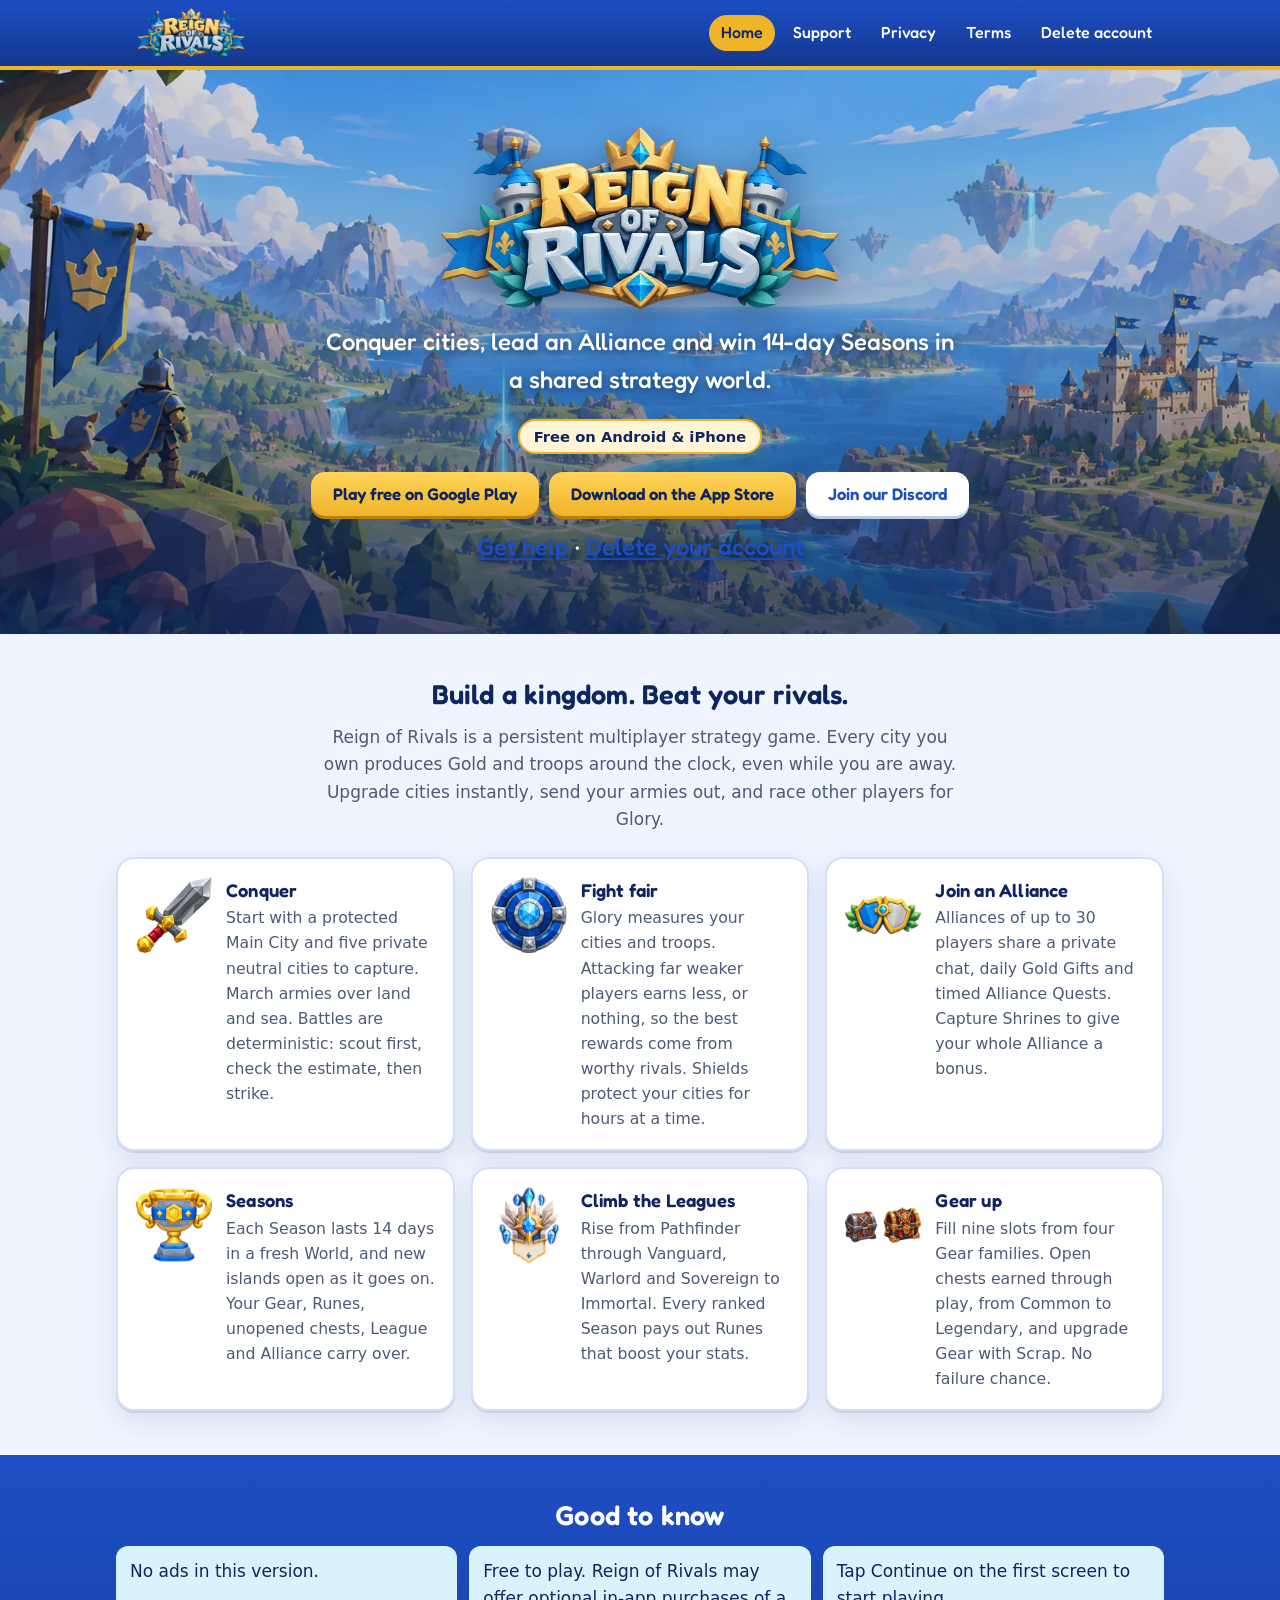
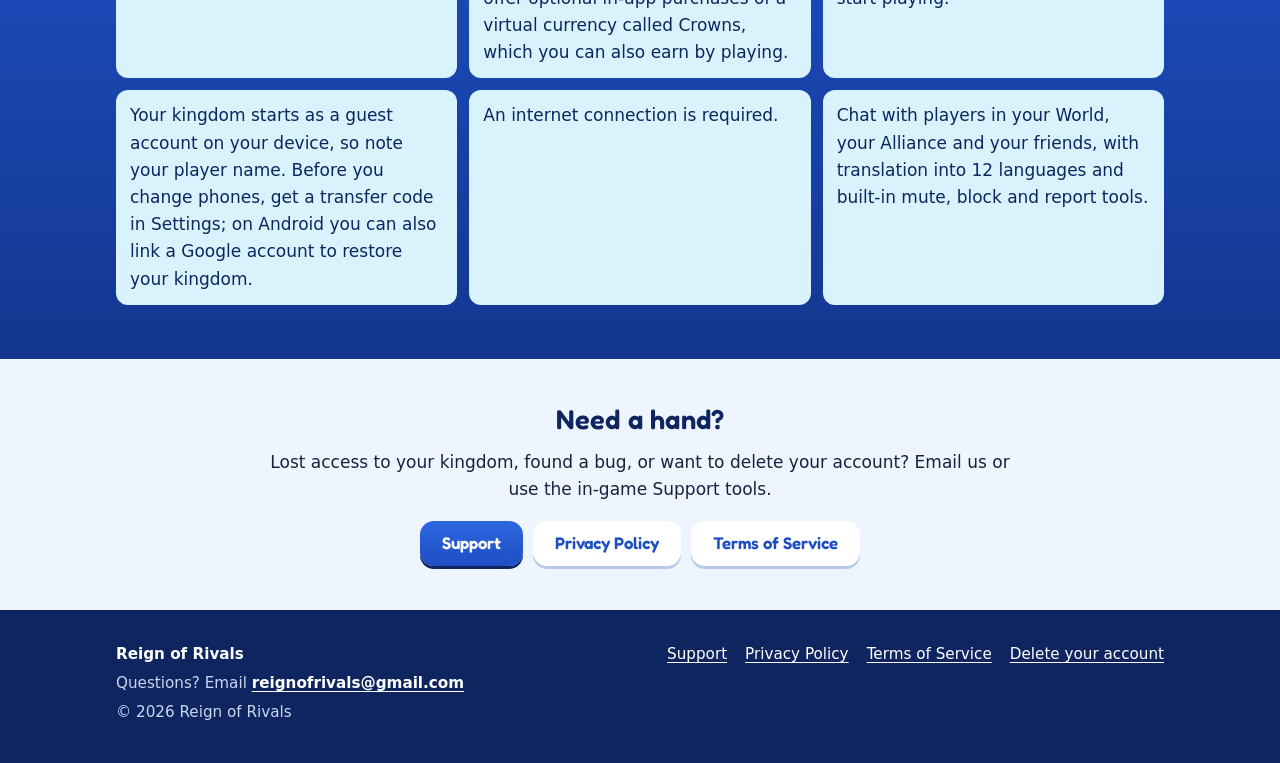
<file: index.html>
<!doctype html>
<html lang="en">
<head>
<meta charset="utf-8">
<meta name="viewport" content="width=device-width, initial-scale=1">
<title>Reign of Rivals: conquer cities, lead an Alliance, win the Season</title>
<meta name="description" content="Reign of Rivals is a free multiplayer strategy game for Android and iPhone. Conquer cities, lead an Alliance and win 14-day Seasons.">
<link rel="canonical" href="https://kingdombeta.com/">
<meta name="robots" content="index, follow">
<meta name="theme-color" content="#1d4fc4">
<meta property="og:type" content="website">
<meta property="og:site_name" content="Reign of Rivals">
<meta property="og:title" content="Reign of Rivals: conquer cities, lead an Alliance, win the Season">
<meta property="og:description" content="Reign of Rivals is a free multiplayer strategy game for Android and iPhone. Conquer cities, lead an Alliance and win 14-day Seasons.">
<meta property="og:url" content="https://kingdombeta.com/">
<meta property="og:image" content="https://kingdombeta.com/assets/img/og-image.jpg">
<meta name="twitter:card" content="summary_large_image">
<link rel="icon" type="image/png" sizes="32x32" href="assets/img/icon-32.png">
<link rel="icon" type="image/png" sizes="192x192" href="assets/img/icon-192.png">
<link rel="apple-touch-icon" href="assets/img/icon-180.png">
<link rel="preload" href="assets/fonts/fredoka.woff2" as="font" type="font/woff2" crossorigin>
<link rel="stylesheet" href="assets/site.css">
</head>
<body>
<a class="skip" href="#main">Skip to content</a>
<header class="site-head">
  <div class="wrap">
    <a class="brand" href="./" aria-label="Reign of Rivals home"><img src="assets/img/logo-sm.webp" width="360" height="120" alt="Reign of Rivals"></a>
    <nav aria-label="Main">
    <ul class="nav">
      <li><a href="./" aria-current="page">Home</a></li>
      <li><a href="support">Support</a></li>
      <li><a href="privacy">Privacy</a></li>
      <li><a href="terms">Terms</a></li>
      <li><a href="delete-account">Delete account</a></li>
    </ul>
    </nav>
  </div>
</header>
<main id="main">
<section class="hero" aria-labelledby="hero-title">
  <picture class="hero-bg">
    <source media="(max-width: 700px)" srcset="assets/img/hero-m.webp">
    <img src="assets/img/hero.webp" width="1600" height="900" alt="" fetchpriority="high">
  </picture>
  <div class="hero-inner">
    <h1 id="hero-title" style="margin:0"><img class="hero-logo" src="assets/img/logo.webp" width="900" height="300" alt="Reign of Rivals"></h1>
    <p class="tag">Conquer cities, lead an Alliance and win 14-day Seasons in a shared strategy world.</p>
    <span class="pill">Free on Android &amp; iPhone</span>
    <div class="cta">
      <a class="btn btn-gold" href="https://play.google.com/store/apps/details?id=com.reignofrivals.game" rel="noopener">Play free on Google Play</a>
      <a class="btn btn-gold" href="https://apps.apple.com/app/id6831382891" rel="noopener">Download on the App Store</a>
      <a class="btn btn-light" href="https://discord.gg/gFramWsFrR" rel="noopener">Join our Discord</a>
    </div>
    <p class="tag" style="margin-top:12px"><a href="support">Get help</a> &middot; <a href="delete-account">Delete your account</a></p>
  </div>
</section>

<section class="section" aria-labelledby="about">
  <div class="wrap">
    <h2 id="about" class="section-title">Build a kingdom. Beat your rivals.</h2>
    <p class="lede">Reign of Rivals is a persistent multiplayer strategy game. Every city you own produces Gold and troops around the clock, even while you are away. Upgrade cities instantly, send your armies out, and race other players for Glory.</p>
    <div class="grid">
      <div class="card feature">
        <img src="assets/img/f-conquer.webp" width="76" height="76" alt="" loading="lazy" decoding="async">
        <div><h3>Conquer</h3><p>Start with a protected Main City and five private neutral cities to capture. March armies over land and sea. Battles are deterministic: scout first, check the estimate, then strike.</p></div>
      </div>
      <div class="card feature">
        <img src="assets/img/f-shield.webp" width="76" height="76" alt="" loading="lazy" decoding="async">
        <div><h3>Fight fair</h3><p>Glory measures your cities and troops. Attacking far weaker players earns less, or nothing, so the best rewards come from worthy rivals. Shields protect your cities for hours at a time.</p></div>
      </div>
      <div class="card feature">
        <img src="assets/img/f-alliance.webp" width="76" height="76" alt="" loading="lazy" decoding="async">
        <div><h3>Join an Alliance</h3><p>Alliances of up to 30 players share a private chat, daily Gold Gifts and timed Alliance Quests. Capture Shrines to give your whole Alliance a bonus.</p></div>
      </div>
      <div class="card feature">
        <img src="assets/img/f-season.webp" width="76" height="76" alt="" loading="lazy" decoding="async">
        <div><h3>Seasons</h3><p>Each Season lasts 14 days in a fresh World, and new islands open as it goes on. Your Gear, Runes, unopened chests, League and Alliance carry over.</p></div>
      </div>
      <div class="card feature">
        <img src="assets/img/f-league.webp" width="76" height="76" alt="" loading="lazy" decoding="async">
        <div><h3>Climb the Leagues</h3><p>Rise from Pathfinder through Vanguard, Warlord and Sovereign to Immortal. Every ranked Season pays out Runes that boost your stats.</p></div>
      </div>
      <div class="card feature">
        <img src="assets/img/f-gear.webp" width="76" height="76" alt="" loading="lazy" decoding="async">
        <div><h3>Gear up</h3><p>Fill nine slots from four Gear families. Open chests earned through play, from Common to Legendary, and upgrade Gear with Scrap. No failure chance.</p></div>
      </div>
    </div>
  </div>
</section>

<section class="section band" aria-labelledby="know">
  <div class="wrap">
    <h2 id="know" class="section-title">Good to know</h2>
    <ul class="facts" style="color:var(--royal-ink)">
      <li>No ads in this version.</li>
      <li>Free to play. Reign of Rivals may offer optional in-app purchases of a virtual currency called Crowns, which you can also earn by playing.</li>
      <li>Tap Continue on the first screen to start playing.</li>
      <li>Your kingdom starts as a guest account on your device, so note your player name. Before you change phones, get a transfer code in Settings; on Android you can also link a Google account to restore your kingdom.</li>
      <li>An internet connection is required.</li>
      <li>Chat with players in your World, your Alliance and your friends, with translation into 12 languages and built-in mute, block and report tools.</li>
    </ul>
  </div>
</section>

<section class="section" aria-labelledby="help">
  <div class="wrap narrow" style="text-align:center">
    <h2 id="help" class="section-title">Need a hand?</h2>
    <p>Lost access to your kingdom, found a bug, or want to delete your account? Email us or use the in-game Support tools.</p>
    <div class="cta">
      <a class="btn btn-blue" href="support">Support</a>
      <a class="btn btn-light" href="privacy">Privacy Policy</a>
      <a class="btn btn-light" href="terms">Terms of Service</a>
    </div>
  </div>
</section>
</main>
<footer class="site-foot">
  <div class="wrap">
    <div>
      <p><strong style="color:#fff">Reign of Rivals</strong></p>
      <p>Questions? Email <a class="mail" href="mailto:reignofrivals@gmail.com">reignofrivals@gmail.com</a></p>
      <p>&copy; 2026 Reign of Rivals</p>
    </div>
    <nav aria-label="Footer">
      <ul>
        <li><a href="support">Support</a></li>
        <li><a href="privacy">Privacy Policy</a></li>
        <li><a href="terms">Terms of Service</a></li>
        <li><a href="delete-account">Delete your account</a></li>
      </ul>
    </nav>
  </div>
</footer>
</body>
</html>
</file>
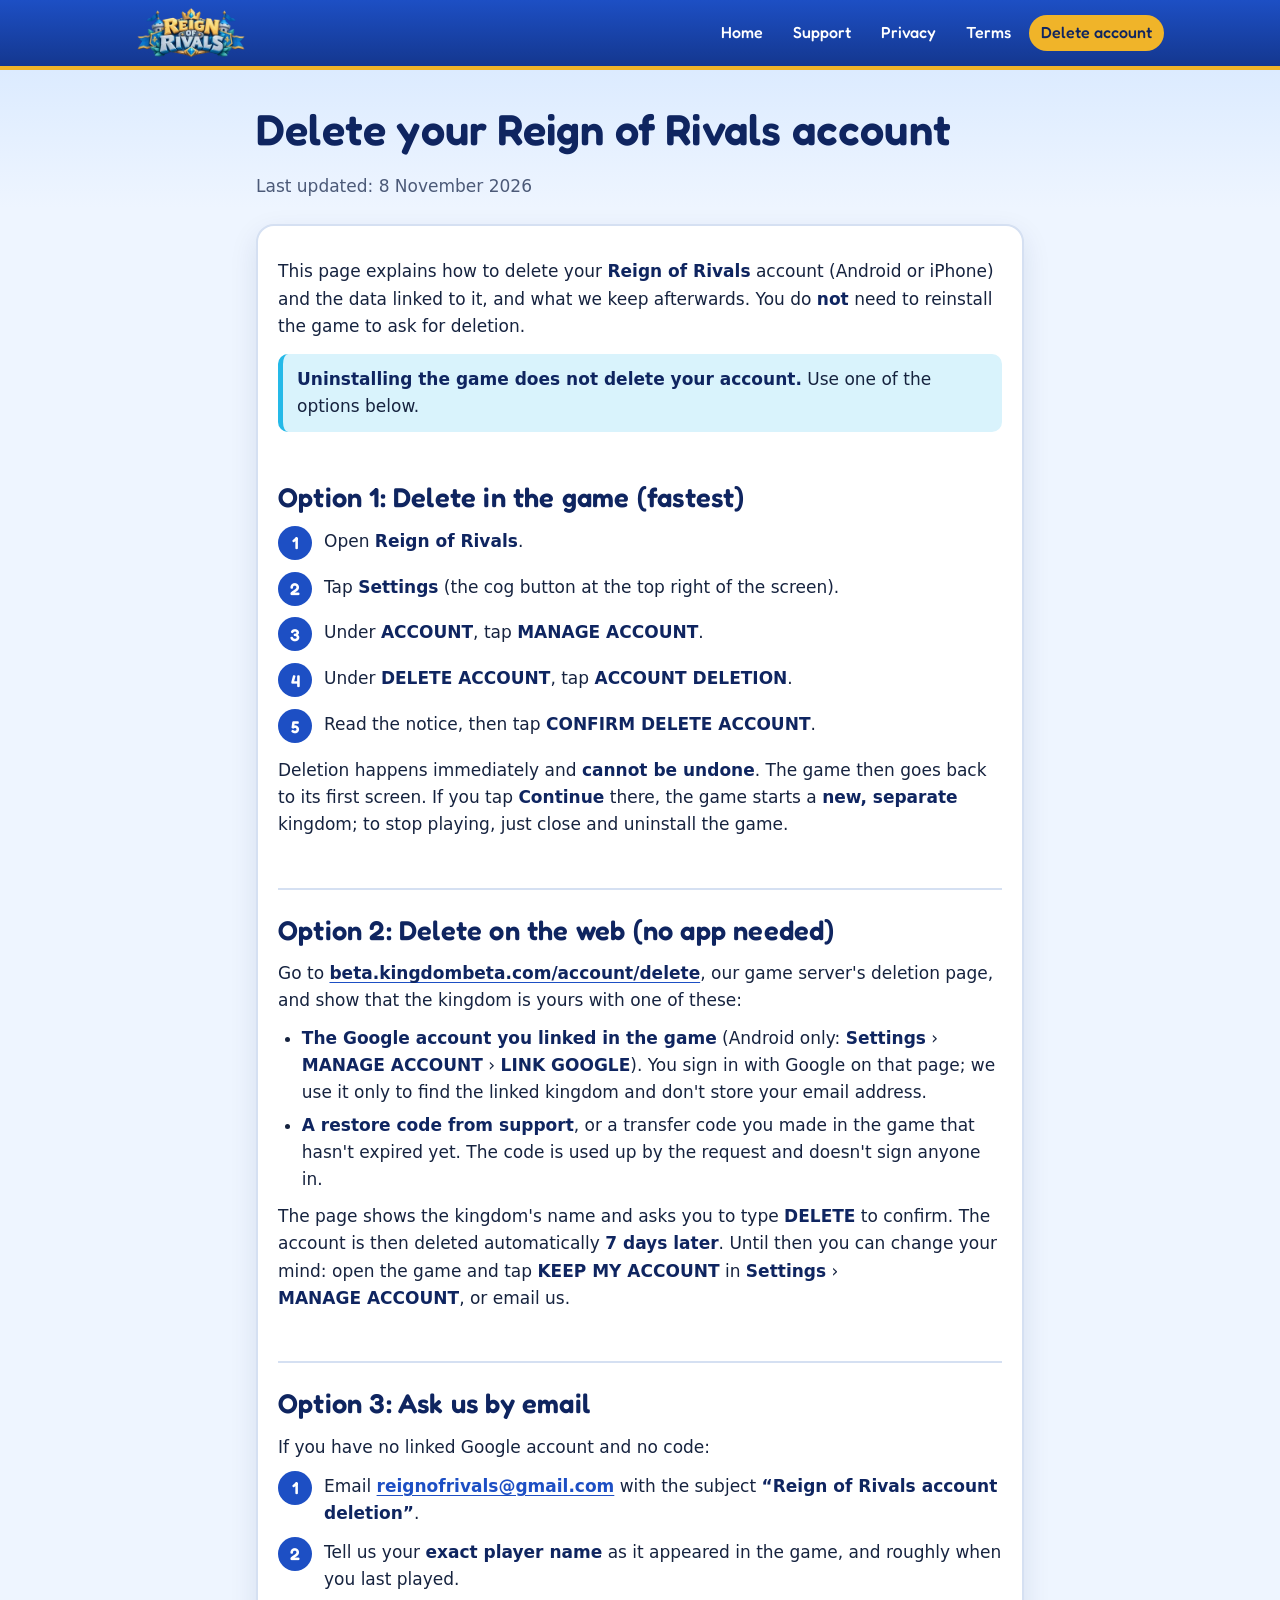
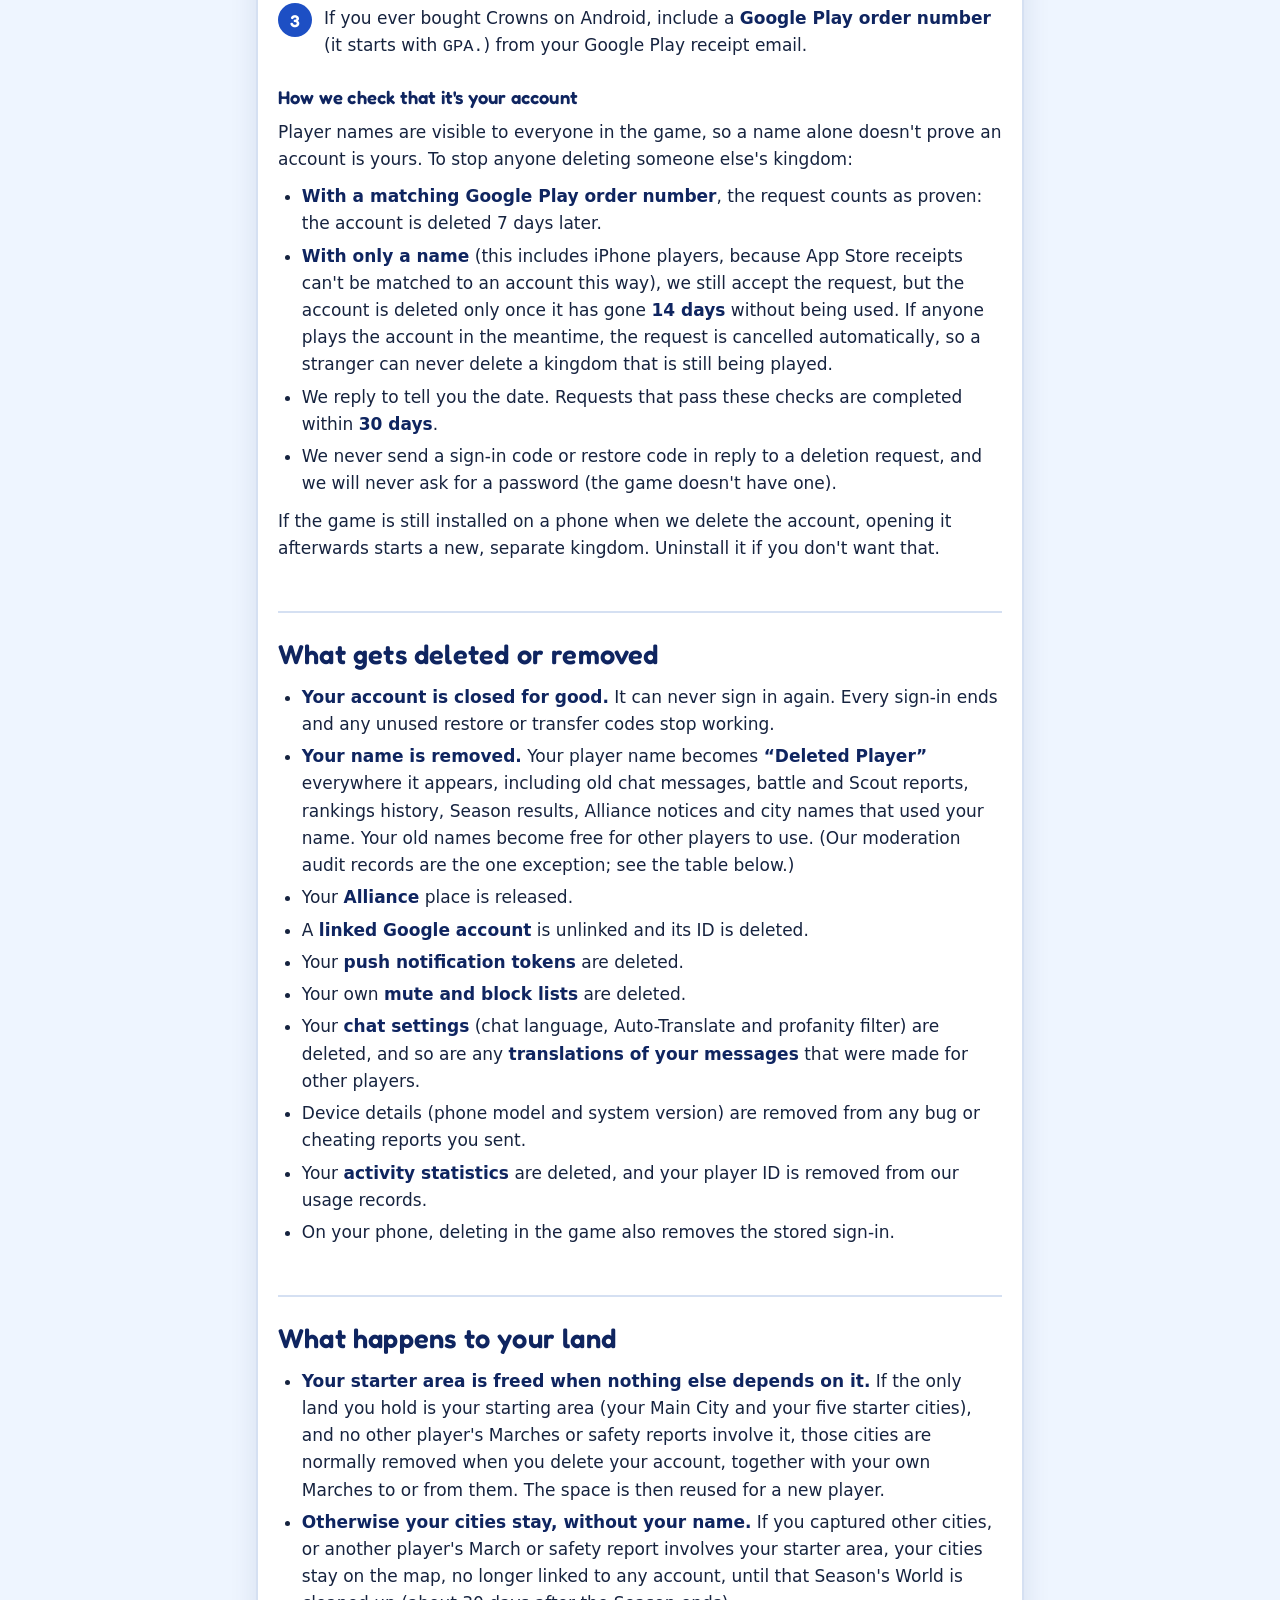
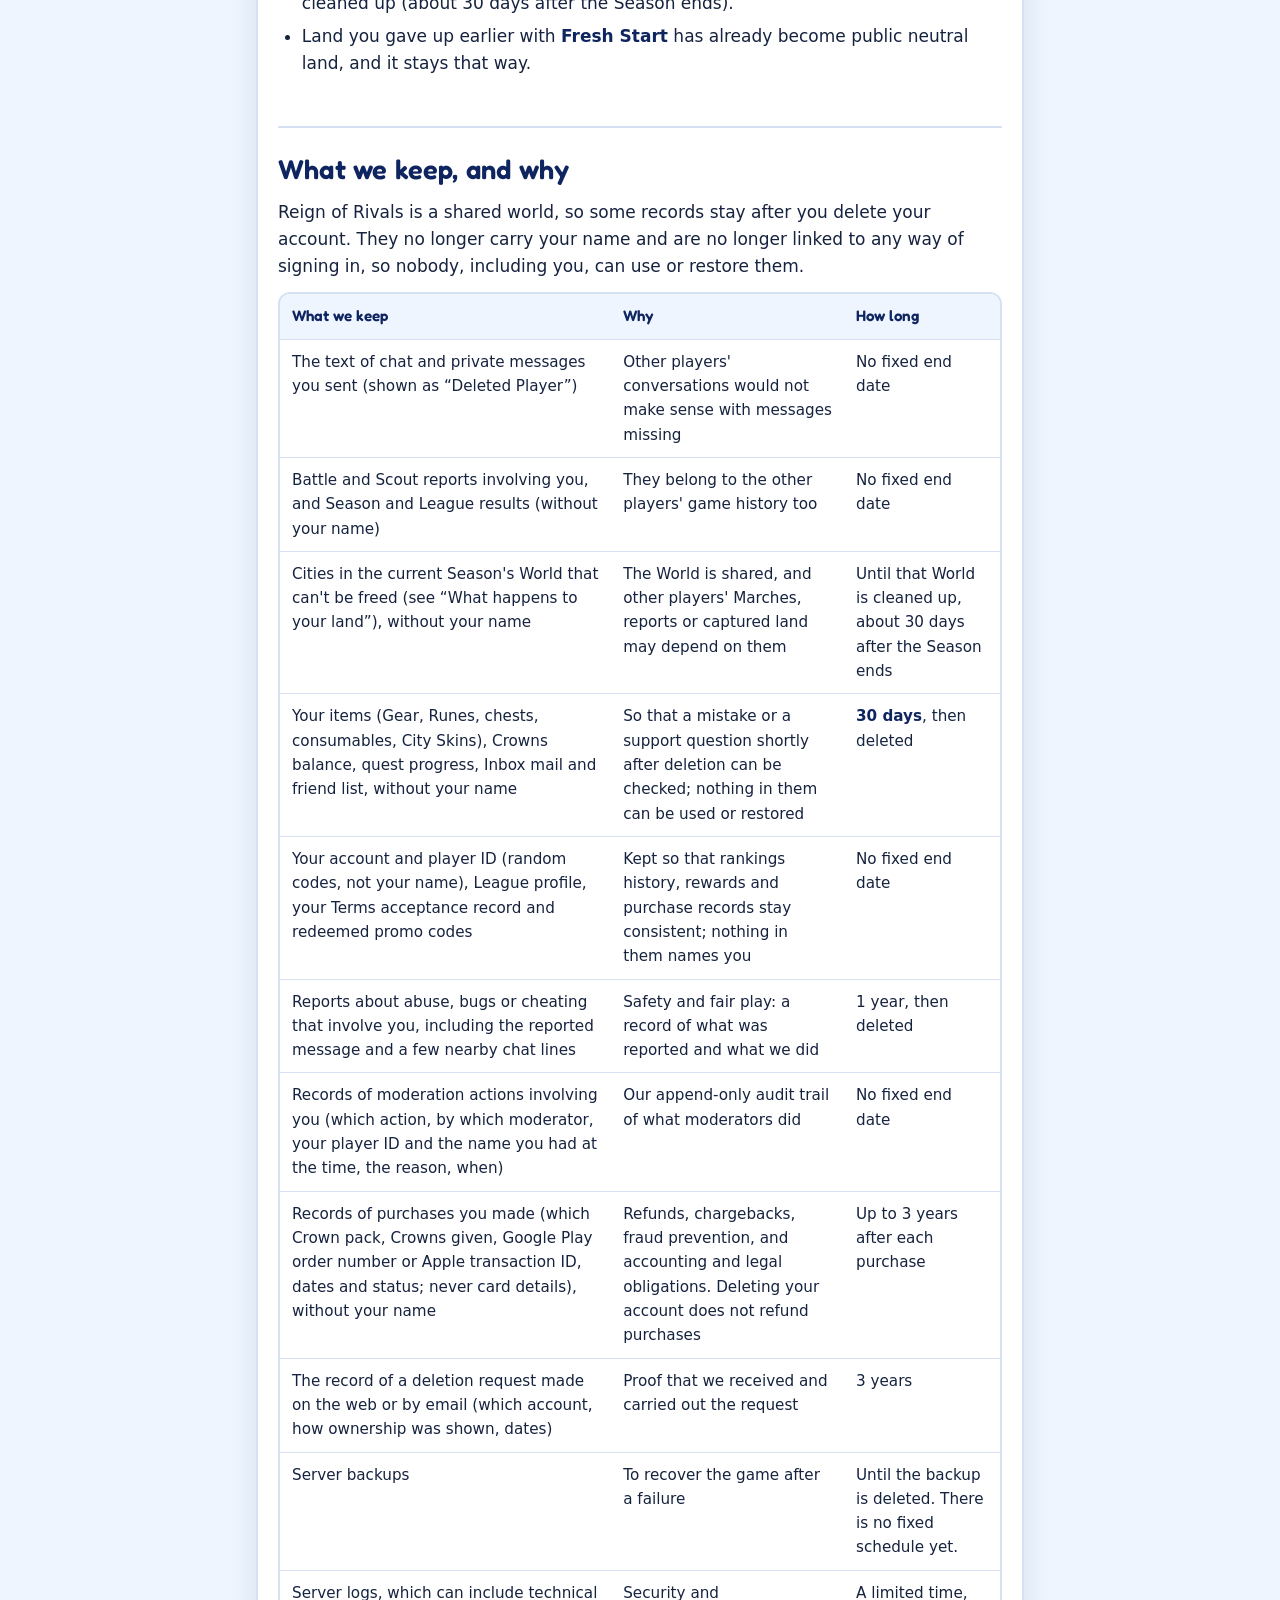
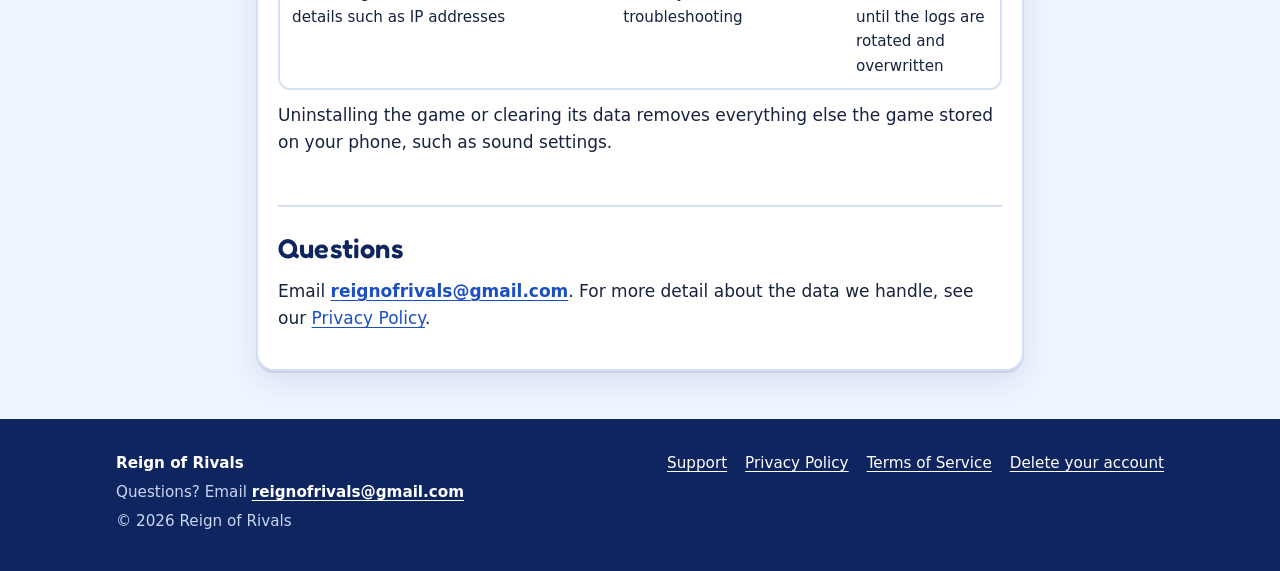
<file: delete-account.html>
<!doctype html>
<html lang="en">
<head>
<meta charset="utf-8">
<meta name="viewport" content="width=device-width, initial-scale=1">
<title>Delete your Reign of Rivals account | Reign of Rivals</title>
<meta name="description" content="How to delete your Reign of Rivals account in the game, on the web or by email, what is deleted, and what is kept.">
<link rel="canonical" href="https://kingdombeta.com/delete-account">
<meta name="robots" content="index, follow">
<meta name="theme-color" content="#1d4fc4">
<meta property="og:type" content="website">
<meta property="og:site_name" content="Reign of Rivals">
<meta property="og:title" content="Delete your Reign of Rivals account | Reign of Rivals">
<meta property="og:description" content="How to delete your Reign of Rivals account in the game, on the web or by email, what is deleted, and what is kept.">
<meta property="og:url" content="https://kingdombeta.com/delete-account">
<meta property="og:image" content="https://kingdombeta.com/assets/img/og-image.jpg">
<meta name="twitter:card" content="summary_large_image">
<link rel="icon" type="image/png" sizes="32x32" href="assets/img/icon-32.png">
<link rel="icon" type="image/png" sizes="192x192" href="assets/img/icon-192.png">
<link rel="apple-touch-icon" href="assets/img/icon-180.png">
<link rel="preload" href="assets/fonts/fredoka.woff2" as="font" type="font/woff2" crossorigin>
<link rel="stylesheet" href="assets/site.css">
</head>
<body>
<a class="skip" href="#main">Skip to content</a>
<header class="site-head">
  <div class="wrap">
    <a class="brand" href="./" aria-label="Reign of Rivals home"><img src="assets/img/logo-sm.webp" width="360" height="120" alt="Reign of Rivals"></a>
    <nav aria-label="Main">
    <ul class="nav">
      <li><a href="./">Home</a></li>
      <li><a href="support">Support</a></li>
      <li><a href="privacy">Privacy</a></li>
      <li><a href="terms">Terms</a></li>
      <li><a href="delete-account" aria-current="page">Delete account</a></li>
    </ul>
    </nav>
  </div>
</header>
<main id="main">
<div class="page-head">
  <div class="wrap narrow">
    <h1>Delete your Reign of Rivals account</h1>
    <p class="meta">Last updated: <time datetime="2026-11-08">8 November 2026</time></p>
  </div>
</div>
<div class="wrap narrow">
  <article class="doc">

<p>This page explains how to delete your <strong>Reign of Rivals</strong> account (Android or iPhone) and the data linked to it, and what we keep afterwards. You do <strong>not</strong> need to reinstall the game to ask for deletion.</p>
<div class="note"><p><strong>Uninstalling the game does not delete your account.</strong> Use one of the options below.</p></div>


<h2 class="plain">Option 1: Delete in the game (fastest)</h2>
<ol class="steps">
  <li>Open <strong>Reign of Rivals</strong>.</li>
  <li>Tap <span class="ui">Settings</span> (the cog button at the top right of the screen).</li>
  <li>Under <span class="ui">ACCOUNT</span>, tap <span class="ui">MANAGE ACCOUNT</span>.</li>
  <li>Under <span class="ui">DELETE ACCOUNT</span>, tap <span class="ui">ACCOUNT DELETION</span>.</li>
  <li>Read the notice, then tap <span class="ui">CONFIRM DELETE ACCOUNT</span>.</li>
</ol>
<p>Deletion happens immediately and <strong>cannot be undone</strong>. The game then goes back to its first screen. If you tap <span class="ui">Continue</span> there, the game starts a <strong>new, separate</strong> kingdom; to stop playing, just close and uninstall the game.</p>

<h2>Option 2: Delete on the web (no app needed)</h2>
<p>Go to <a href="https://beta.kingdombeta.com/account/delete"><strong>beta.kingdombeta.com/account/delete</strong></a>, our game server's deletion page, and show that the kingdom is yours with one of these:</p>
<ul>
  <li><strong>The Google account you linked in the game</strong> (Android only: <span class="ui">Settings</span> &rsaquo; <span class="ui">MANAGE ACCOUNT</span> &rsaquo; <span class="ui">LINK GOOGLE</span>). You sign in with Google on that page; we use it only to find the linked kingdom and don't store your email address.</li>
  <li><strong>A restore code from support</strong>, or a transfer code you made in the game that hasn't expired yet. The code is used up by the request and doesn't sign anyone in.</li>
</ul>
<p>The page shows the kingdom's name and asks you to type <strong>DELETE</strong> to confirm. The account is then deleted automatically <strong>7 days later</strong>. Until then you can change your mind: open the game and tap <span class="ui">KEEP MY ACCOUNT</span> in <span class="ui">Settings</span> &rsaquo; <span class="ui">MANAGE ACCOUNT</span>, or email us.</p>

<h2>Option 3: Ask us by email</h2>
<p>If you have no linked Google account and no code:</p>
<ol class="steps">
  <li>Email <a class="mail" href="mailto:reignofrivals@gmail.com?subject=Reign%20of%20Rivals%20account%20deletion">reignofrivals@gmail.com</a> with the subject <strong>&ldquo;Reign of Rivals account deletion&rdquo;</strong>.</li>
  <li>Tell us your <strong>exact player name</strong> as it appeared in the game, and roughly when you last played.</li>
  <li>If you ever bought Crowns on Android, include a <strong>Google Play order number</strong> (it starts with <code>GPA.</code>) from your Google Play receipt email.</li>
</ol>
<h3>How we check that it's your account</h3>
<p>Player names are visible to everyone in the game, so a name alone doesn't prove an account is yours. To stop anyone deleting someone else's kingdom:</p>
<ul>
  <li><strong>With a matching Google Play order number</strong>, the request counts as proven: the account is deleted 7 days later.</li>
  <li><strong>With only a name</strong> (this includes iPhone players, because App Store receipts can't be matched to an account this way), we still accept the request, but the account is deleted only once it has gone <strong>14 days</strong> without being used. If anyone plays the account in the meantime, the request is cancelled automatically, so a stranger can never delete a kingdom that is still being played.</li>
  <li>We reply to tell you the date. Requests that pass these checks are completed within <strong>30 days</strong>.</li>
  <li>We never send a sign-in code or restore code in reply to a deletion request, and we will never ask for a password (the game doesn't have one).</li>
</ul>
<p>If the game is still installed on a phone when we delete the account, opening it afterwards starts a new, separate kingdom. Uninstall it if you don't want that.</p>

<h2>What gets deleted or removed</h2>
<ul>
  <li><strong>Your account is closed for good.</strong> It can never sign in again. Every sign-in ends and any unused restore or transfer codes stop working.</li>
  <li><strong>Your name is removed.</strong> Your player name becomes <strong>&ldquo;Deleted Player&rdquo;</strong> everywhere it appears, including old chat messages, battle and Scout reports, rankings history, Season results, Alliance notices and city names that used your name. Your old names become free for other players to use. (Our moderation audit records are the one exception; see the table below.)</li>
  <li>Your <strong>Alliance</strong> place is released.</li>
  <li>A <strong>linked Google account</strong> is unlinked and its ID is deleted.</li>
  <li>Your <strong>push notification tokens</strong> are deleted.</li>
  <li>Your own <strong>mute and block lists</strong> are deleted.</li>
  <li>Your <strong>chat settings</strong> (chat language, Auto-Translate and profanity filter) are deleted, and so are any <strong>translations of your messages</strong> that were made for other players.</li>
  <li>Device details (phone model and system version) are removed from any bug or cheating reports you sent.</li>
  <li>Your <strong>activity statistics</strong> are deleted, and your player ID is removed from our usage records.</li>
  <li>On your phone, deleting in the game also removes the stored sign-in.</li>
</ul>

<h2>What happens to your land</h2>
<ul>
  <li><strong>Your starter area is freed when nothing else depends on it.</strong> If the only land you hold is your starting area (your Main City and your five starter cities), and no other player's Marches or safety reports involve it, those cities are normally removed when you delete your account, together with your own Marches to or from them. The space is then reused for a new player.</li>
  <li><strong>Otherwise your cities stay, without your name.</strong> If you captured other cities, or another player's March or safety report involves your starter area, your cities stay on the map, no longer linked to any account, until that Season's World is cleaned up (about 30 days after the Season ends).</li>
  <li>Land you gave up earlier with <strong>Fresh Start</strong> has already become public neutral land, and it stays that way.</li>
</ul>

<h2>What we keep, and why</h2>
<p>Reign of Rivals is a shared world, so some records stay after you delete your account. They no longer carry your name and are no longer linked to any way of signing in, so nobody, including you, can use or restore them.</p>
<div class="table-wrap"><table>
<thead><tr><th scope="col">What we keep</th><th scope="col">Why</th><th scope="col">How long</th></tr></thead>
<tbody>
<tr><td data-label="What we keep">The text of chat and private messages you sent (shown as &ldquo;Deleted Player&rdquo;)</td><td data-label="Why">Other players' conversations would not make sense with messages missing</td><td data-label="How long">No fixed end date</td></tr>
<tr><td data-label="What we keep">Battle and Scout reports involving you, and Season and League results (without your name)</td><td data-label="Why">They belong to the other players' game history too</td><td data-label="How long">No fixed end date</td></tr>
<tr><td data-label="What we keep">Cities in the current Season's World that can't be freed (see &ldquo;What happens to your land&rdquo;), without your name</td><td data-label="Why">The World is shared, and other players' Marches, reports or captured land may depend on them</td><td data-label="How long">Until that World is cleaned up, about 30 days after the Season ends</td></tr>
<tr><td data-label="What we keep">Your items (Gear, Runes, chests, consumables, City Skins), Crowns balance, quest progress, Inbox mail and friend list, without your name</td><td data-label="Why">So that a mistake or a support question shortly after deletion can be checked; nothing in them can be used or restored</td><td data-label="How long"><strong>30 days</strong>, then deleted</td></tr>
<tr><td data-label="What we keep">Your account and player ID (random codes, not your name), League profile, your Terms acceptance record and redeemed promo codes</td><td data-label="Why">Kept so that rankings history, rewards and purchase records stay consistent; nothing in them names you</td><td data-label="How long">No fixed end date</td></tr>
<tr><td data-label="What we keep">Reports about abuse, bugs or cheating that involve you, including the reported message and a few nearby chat lines</td><td data-label="Why">Safety and fair play: a record of what was reported and what we did</td><td data-label="How long">1 year, then deleted</td></tr>
<tr><td data-label="What we keep">Records of moderation actions involving you (which action, by which moderator, your player ID and the name you had at the time, the reason, when)</td><td data-label="Why">Our append-only audit trail of what moderators did</td><td data-label="How long">No fixed end date</td></tr>
<tr><td data-label="What we keep">Records of purchases you made (which Crown pack, Crowns given, Google Play order number or Apple transaction ID, dates and status; never card details), without your name</td><td data-label="Why">Refunds, chargebacks, fraud prevention, and accounting and legal obligations. Deleting your account does not refund purchases</td><td data-label="How long">Up to 3 years after each purchase</td></tr>
<tr><td data-label="What we keep">The record of a deletion request made on the web or by email (which account, how ownership was shown, dates)</td><td data-label="Why">Proof that we received and carried out the request</td><td data-label="How long">3 years</td></tr>
<tr><td data-label="What we keep">Server backups</td><td data-label="Why">To recover the game after a failure</td><td data-label="How long">Until the backup is deleted. There is no fixed schedule yet.</td></tr>
<tr><td data-label="What we keep">Server logs, which can include technical details such as IP addresses</td><td data-label="Why">Security and troubleshooting</td><td data-label="How long">A limited time, until the logs are rotated and overwritten</td></tr>
</tbody>
</table></div>
<p>Uninstalling the game or clearing its data removes everything else the game stored on your phone, such as sound settings.</p>

<h2>Questions</h2>
<p>Email <a class="mail" href="mailto:reignofrivals@gmail.com?subject=Reign%20of%20Rivals%20account%20deletion">reignofrivals@gmail.com</a>. For more detail about the data we handle, see our <a href="privacy">Privacy Policy</a>.</p>

  </article>
</div>
</main>
<footer class="site-foot">
  <div class="wrap">
    <div>
      <p><strong style="color:#fff">Reign of Rivals</strong></p>
      <p>Questions? Email <a class="mail" href="mailto:reignofrivals@gmail.com">reignofrivals@gmail.com</a></p>
      <p>&copy; 2026 Reign of Rivals</p>
    </div>
    <nav aria-label="Footer">
      <ul>
        <li><a href="support">Support</a></li>
        <li><a href="privacy">Privacy Policy</a></li>
        <li><a href="terms">Terms of Service</a></li>
        <li><a href="delete-account">Delete your account</a></li>
      </ul>
    </nav>
  </div>
</footer>
</body>
</html>
</file>
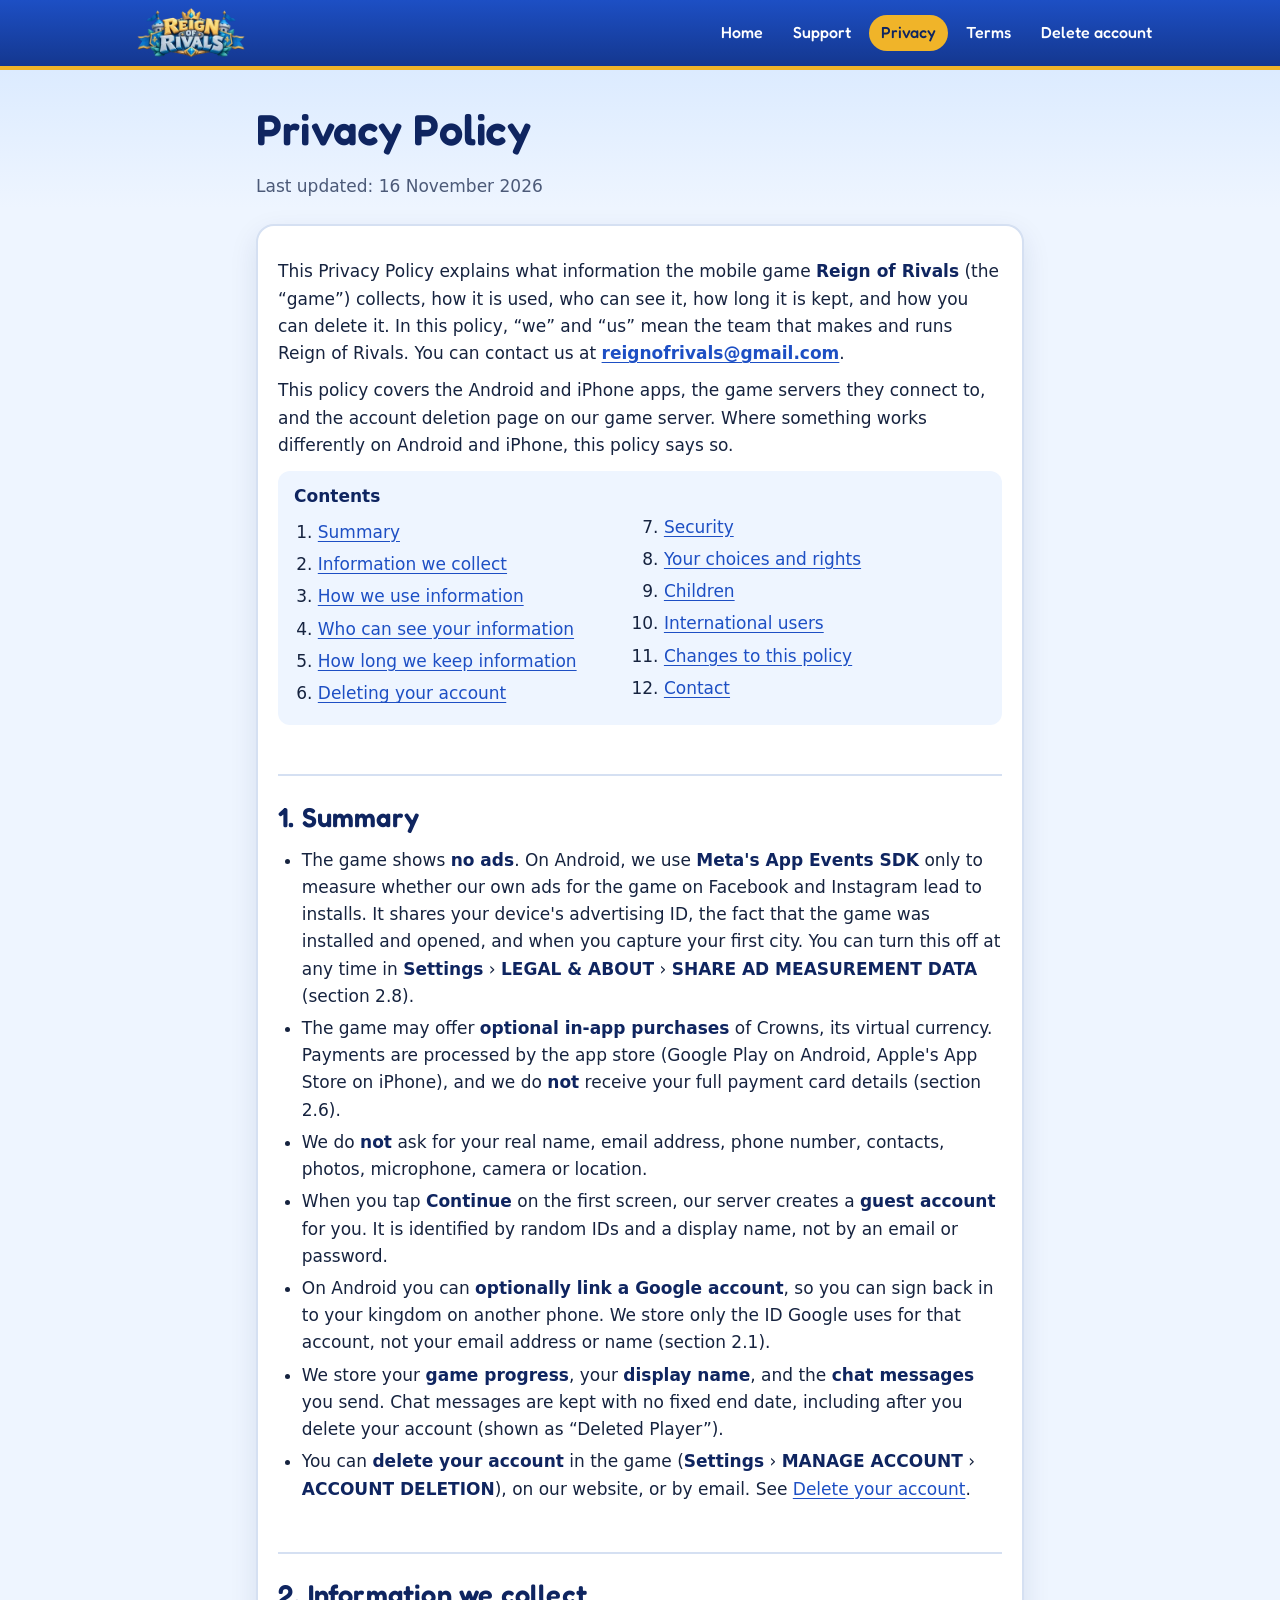
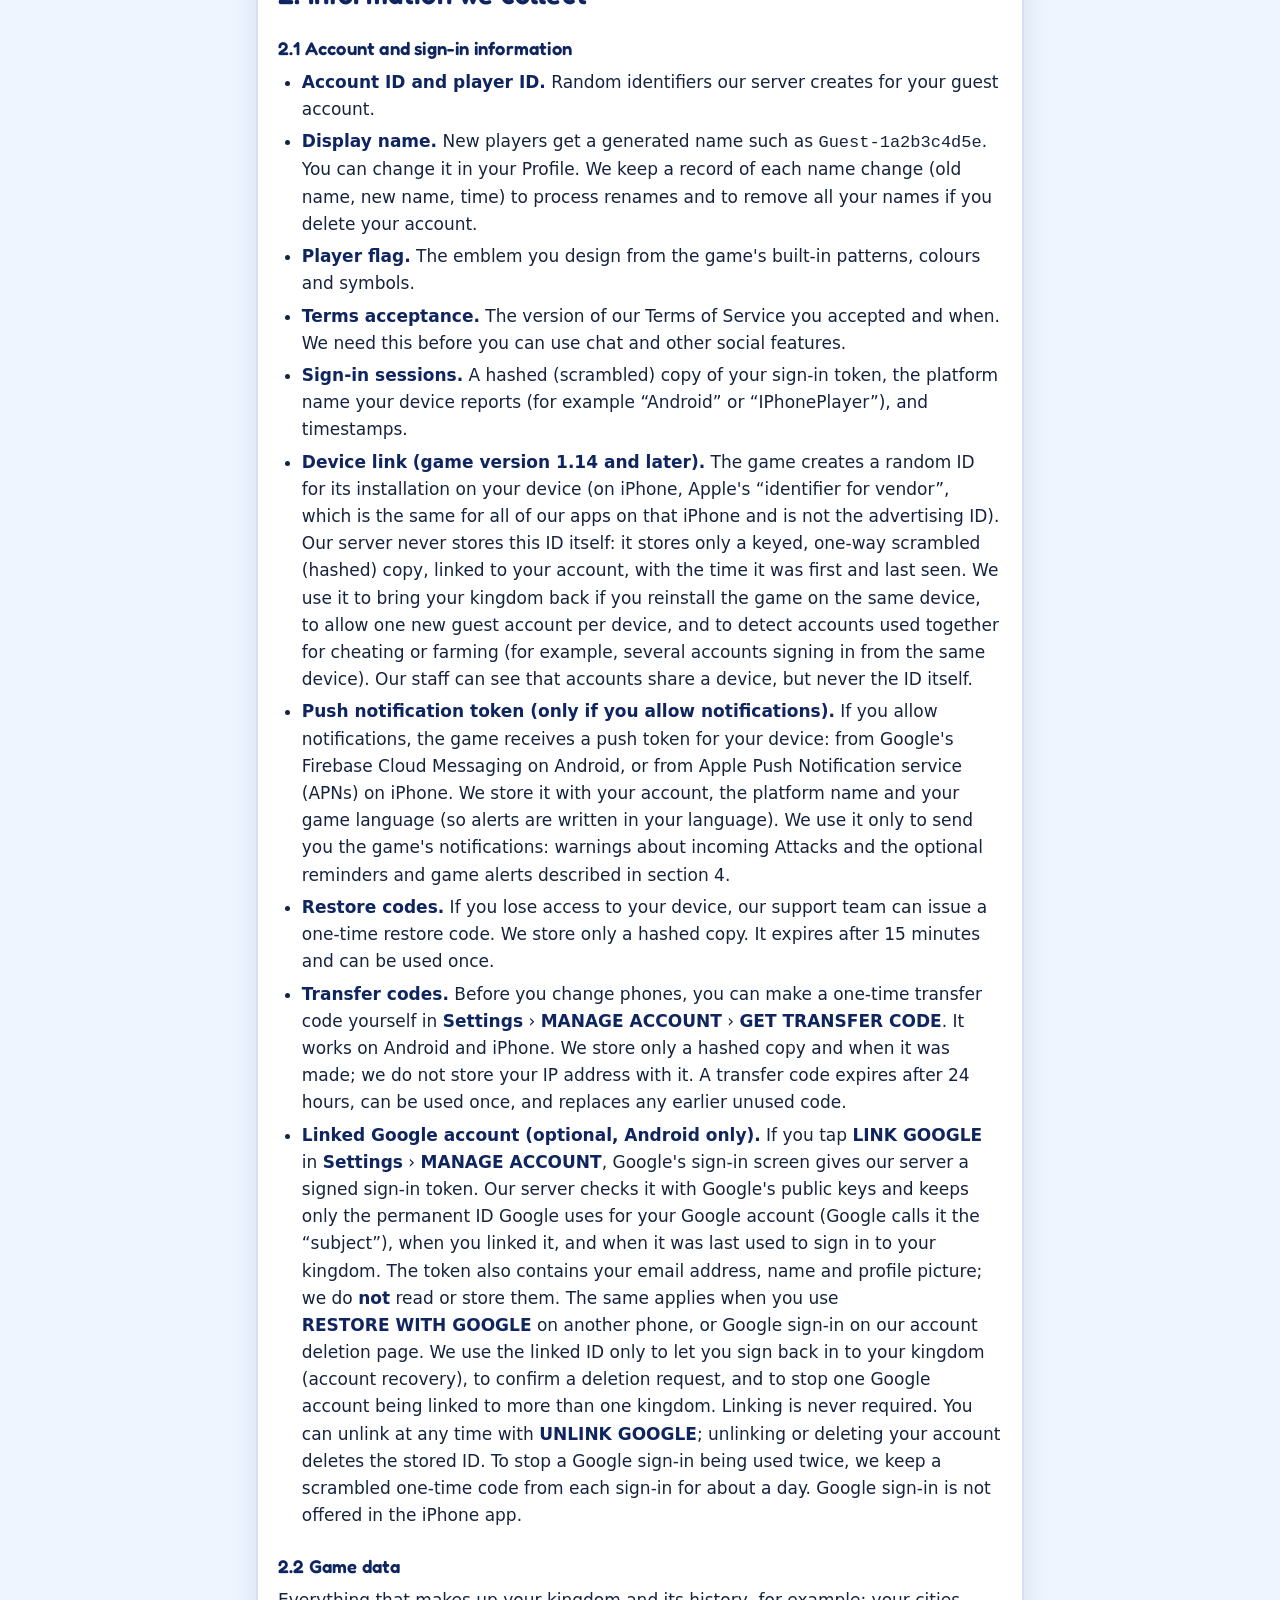
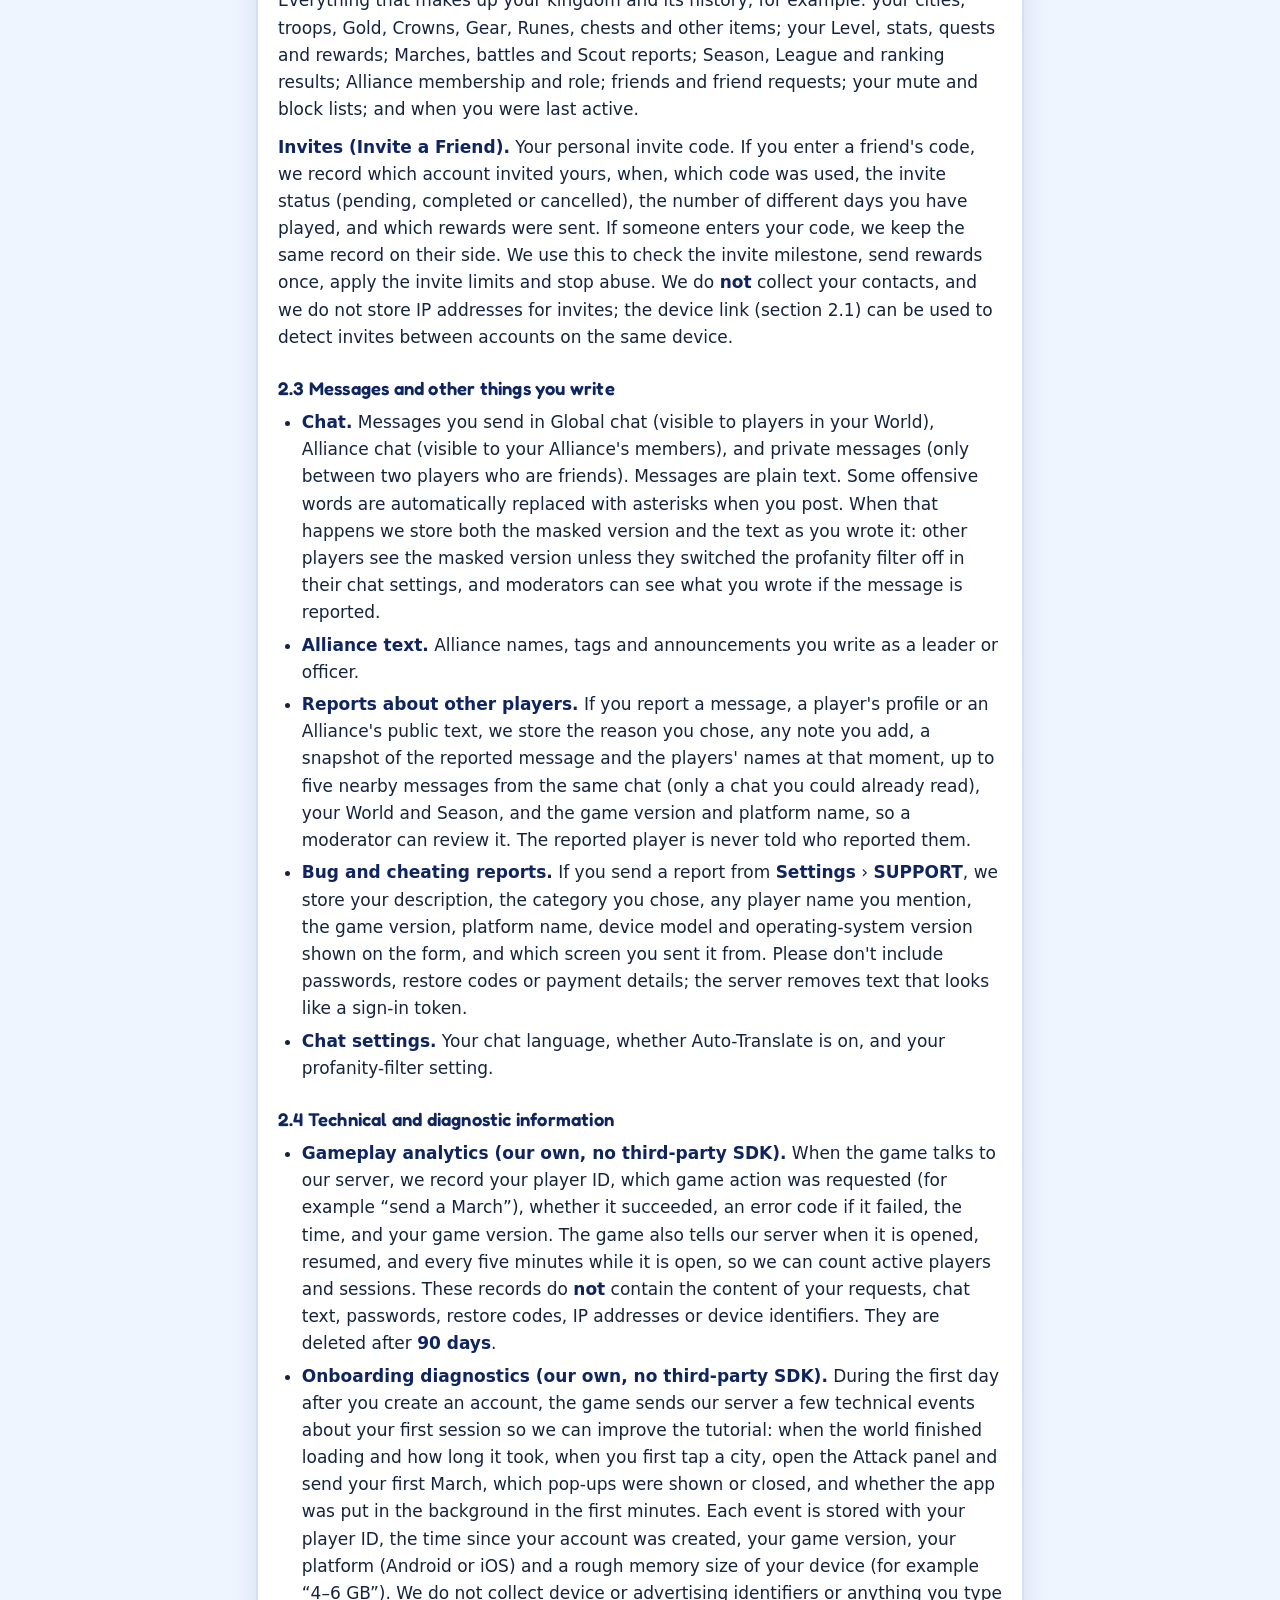
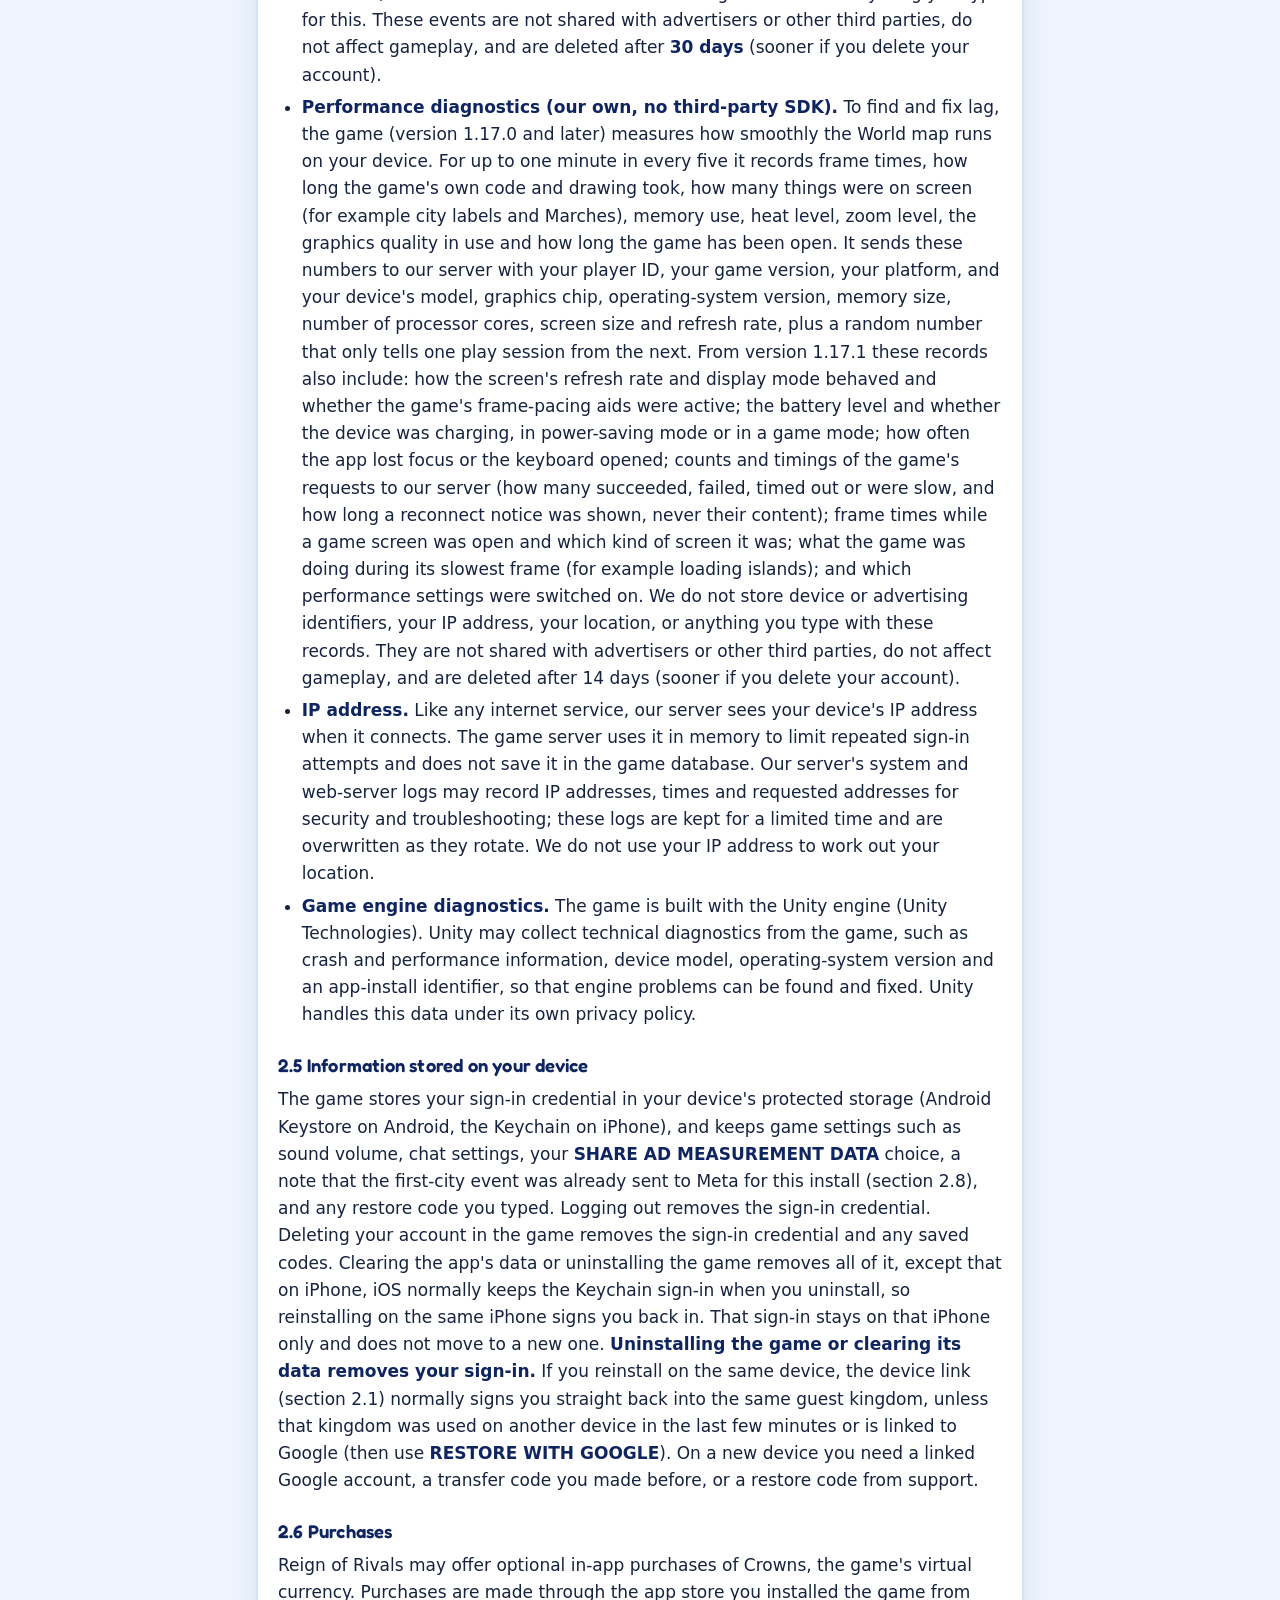
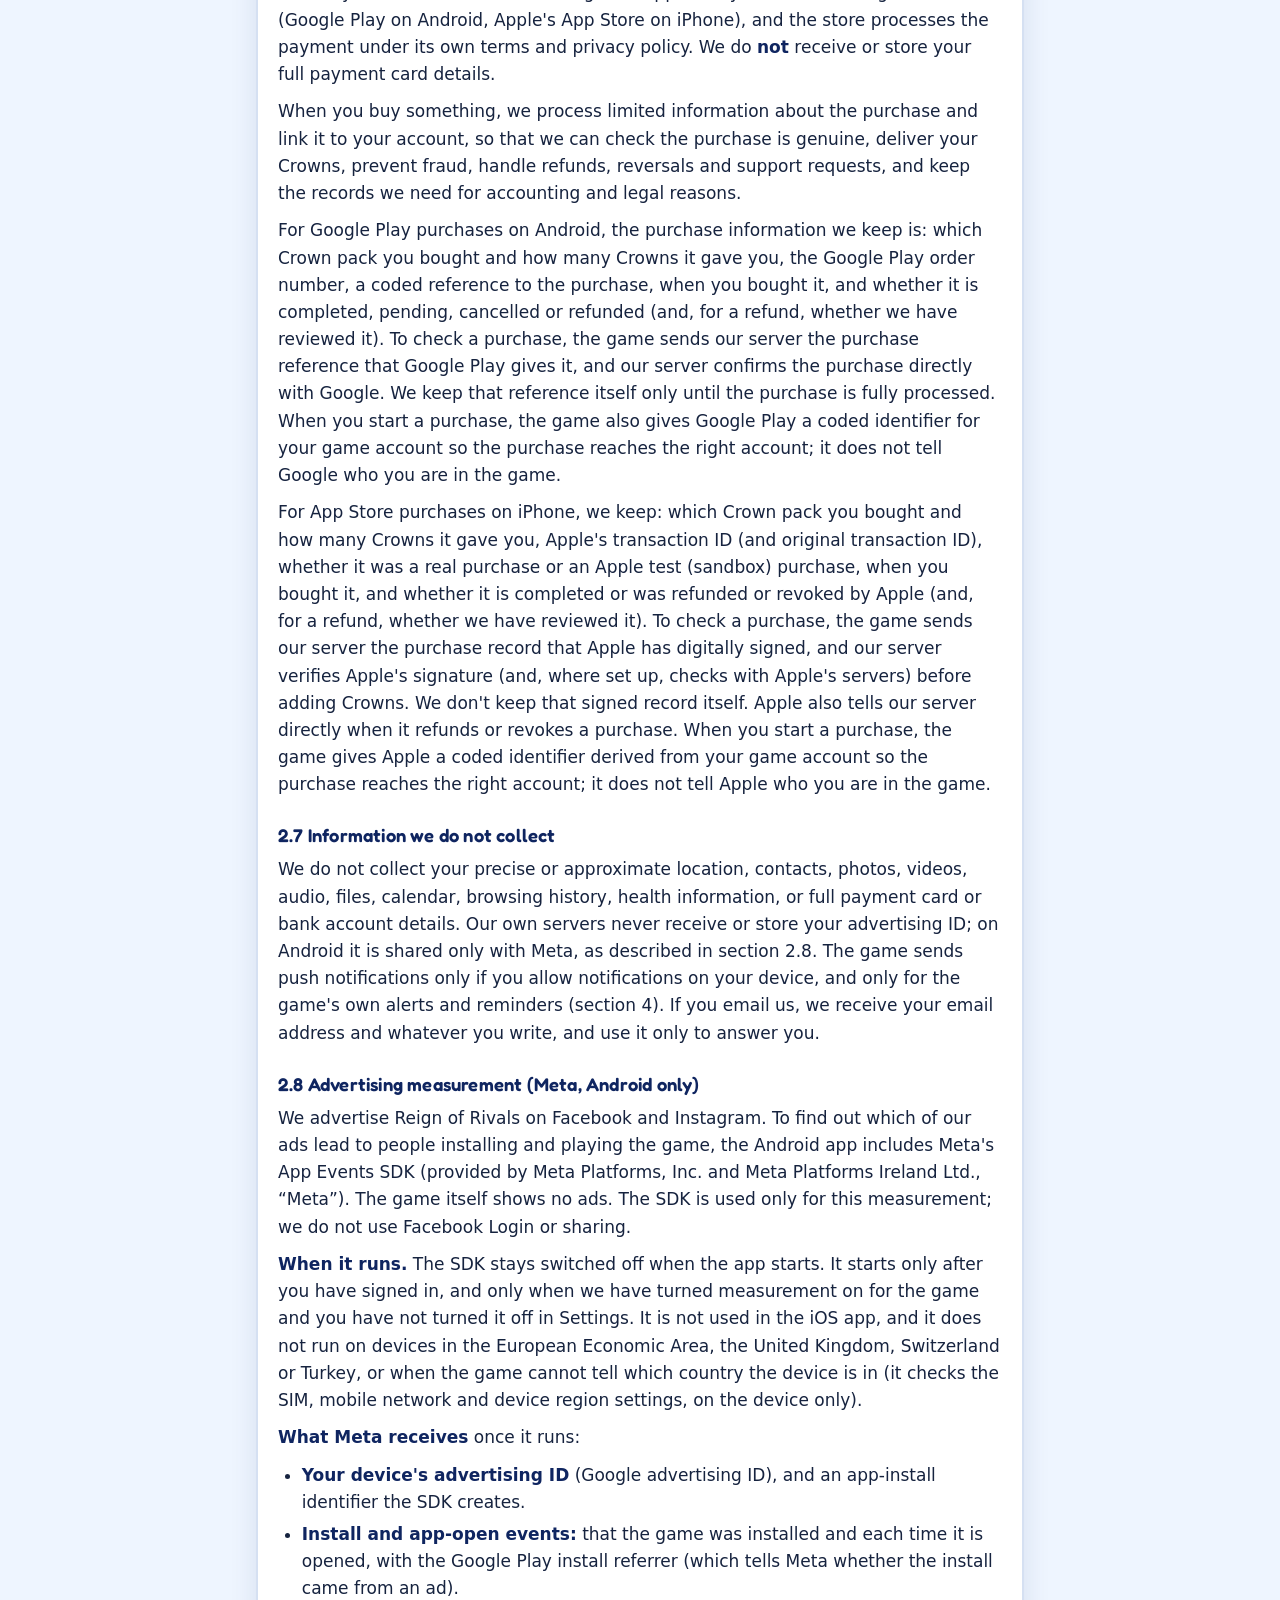
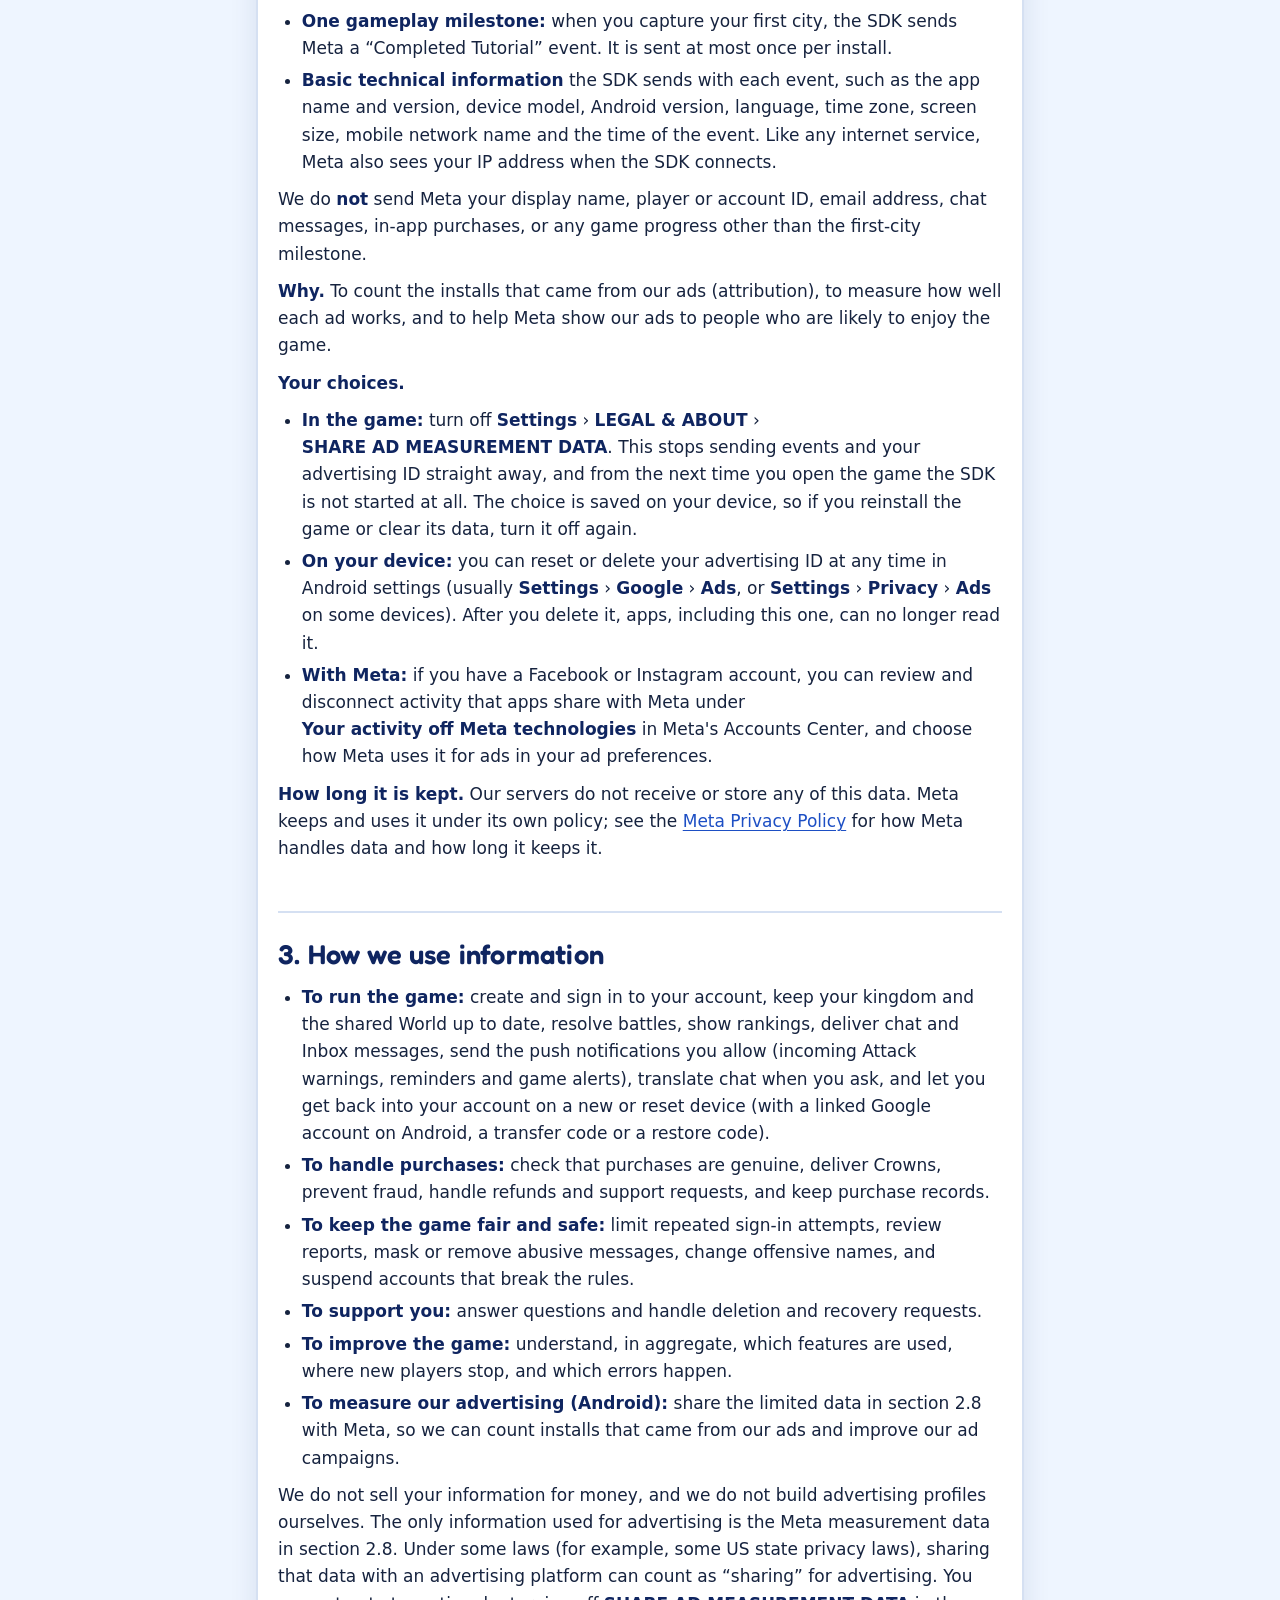
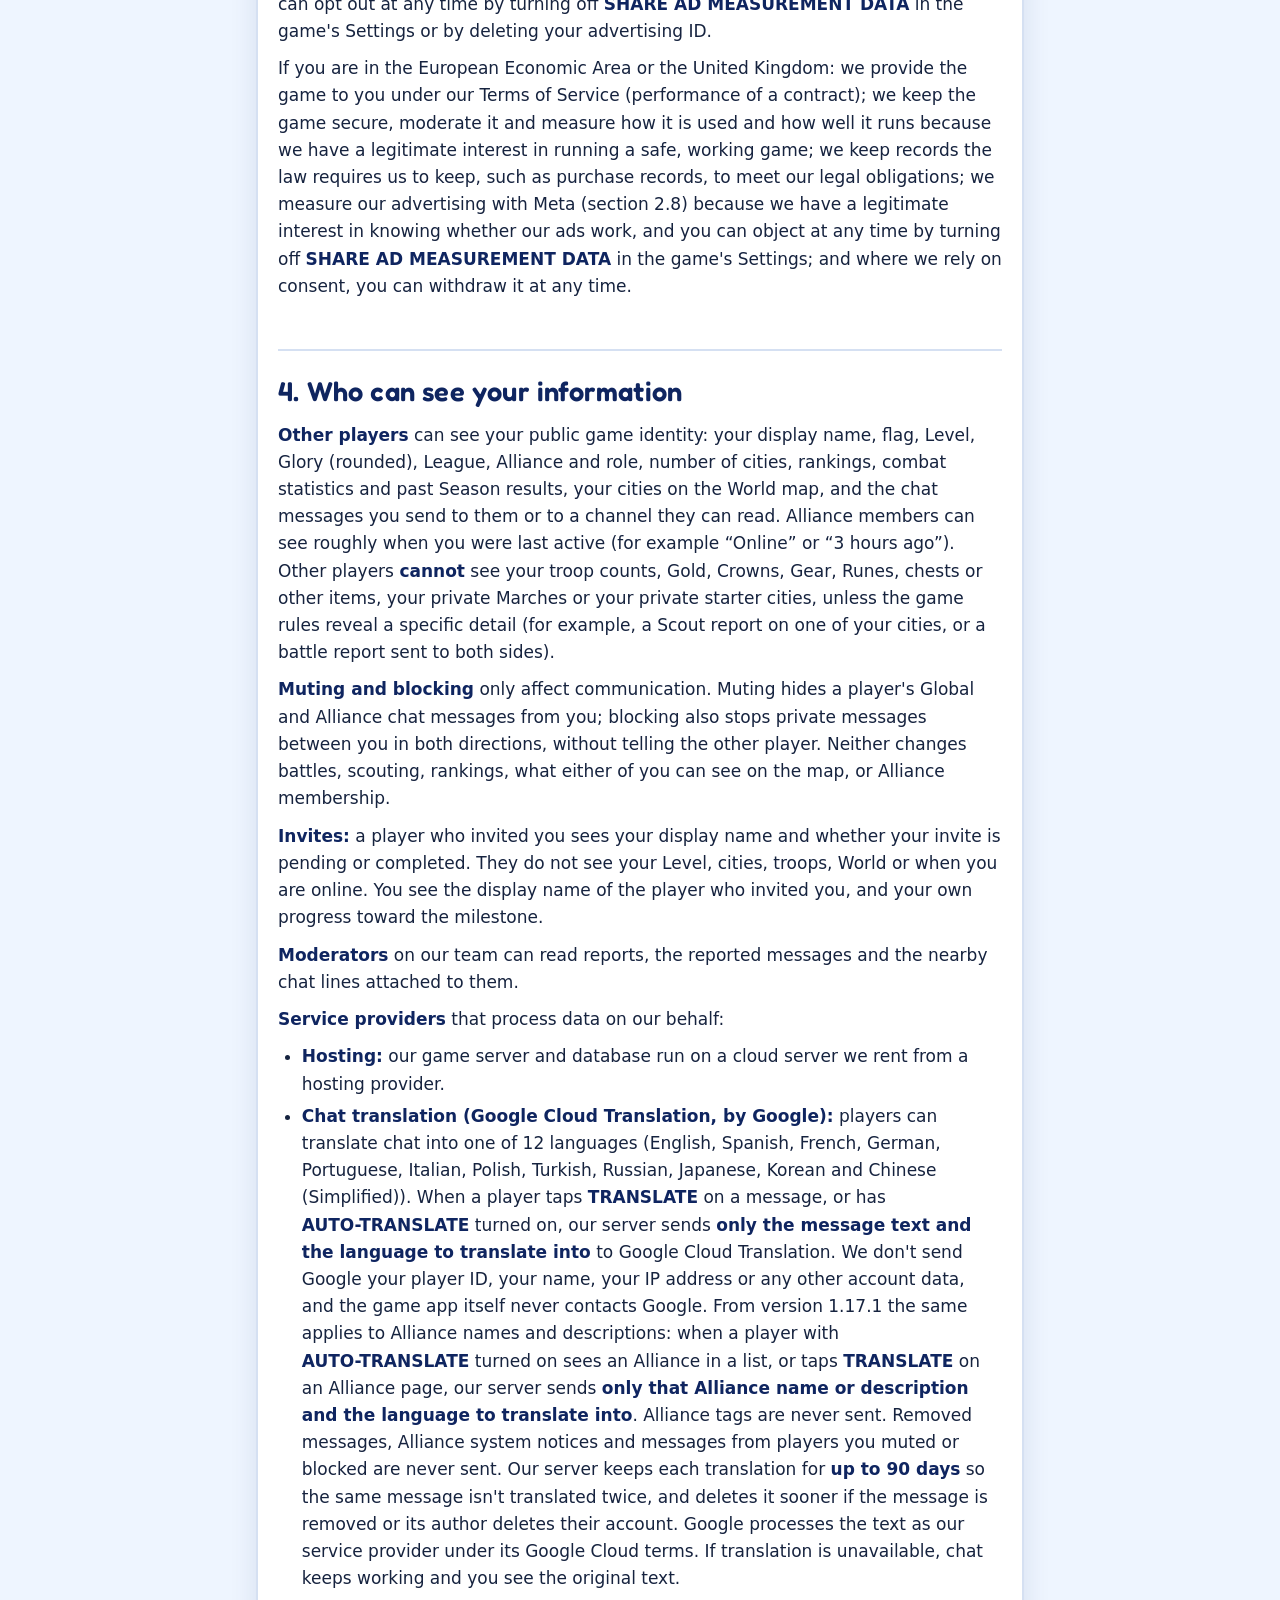
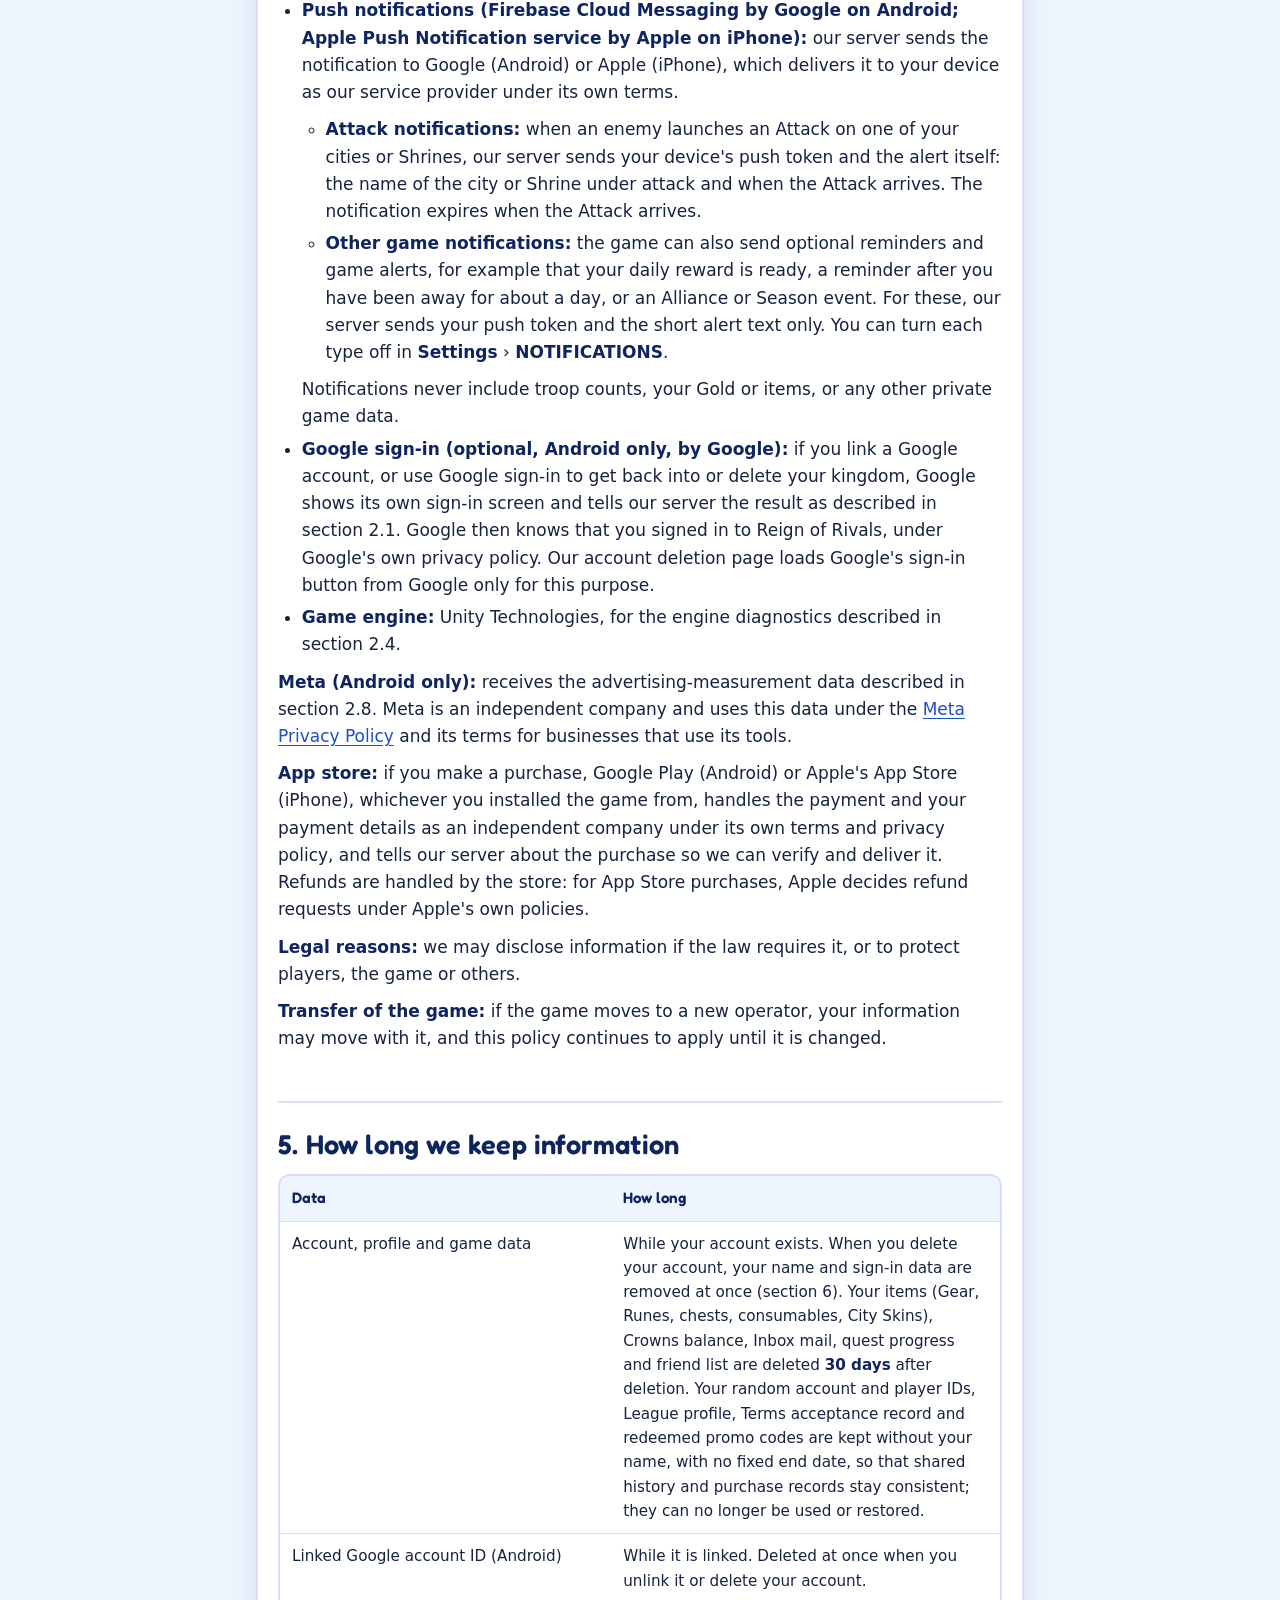
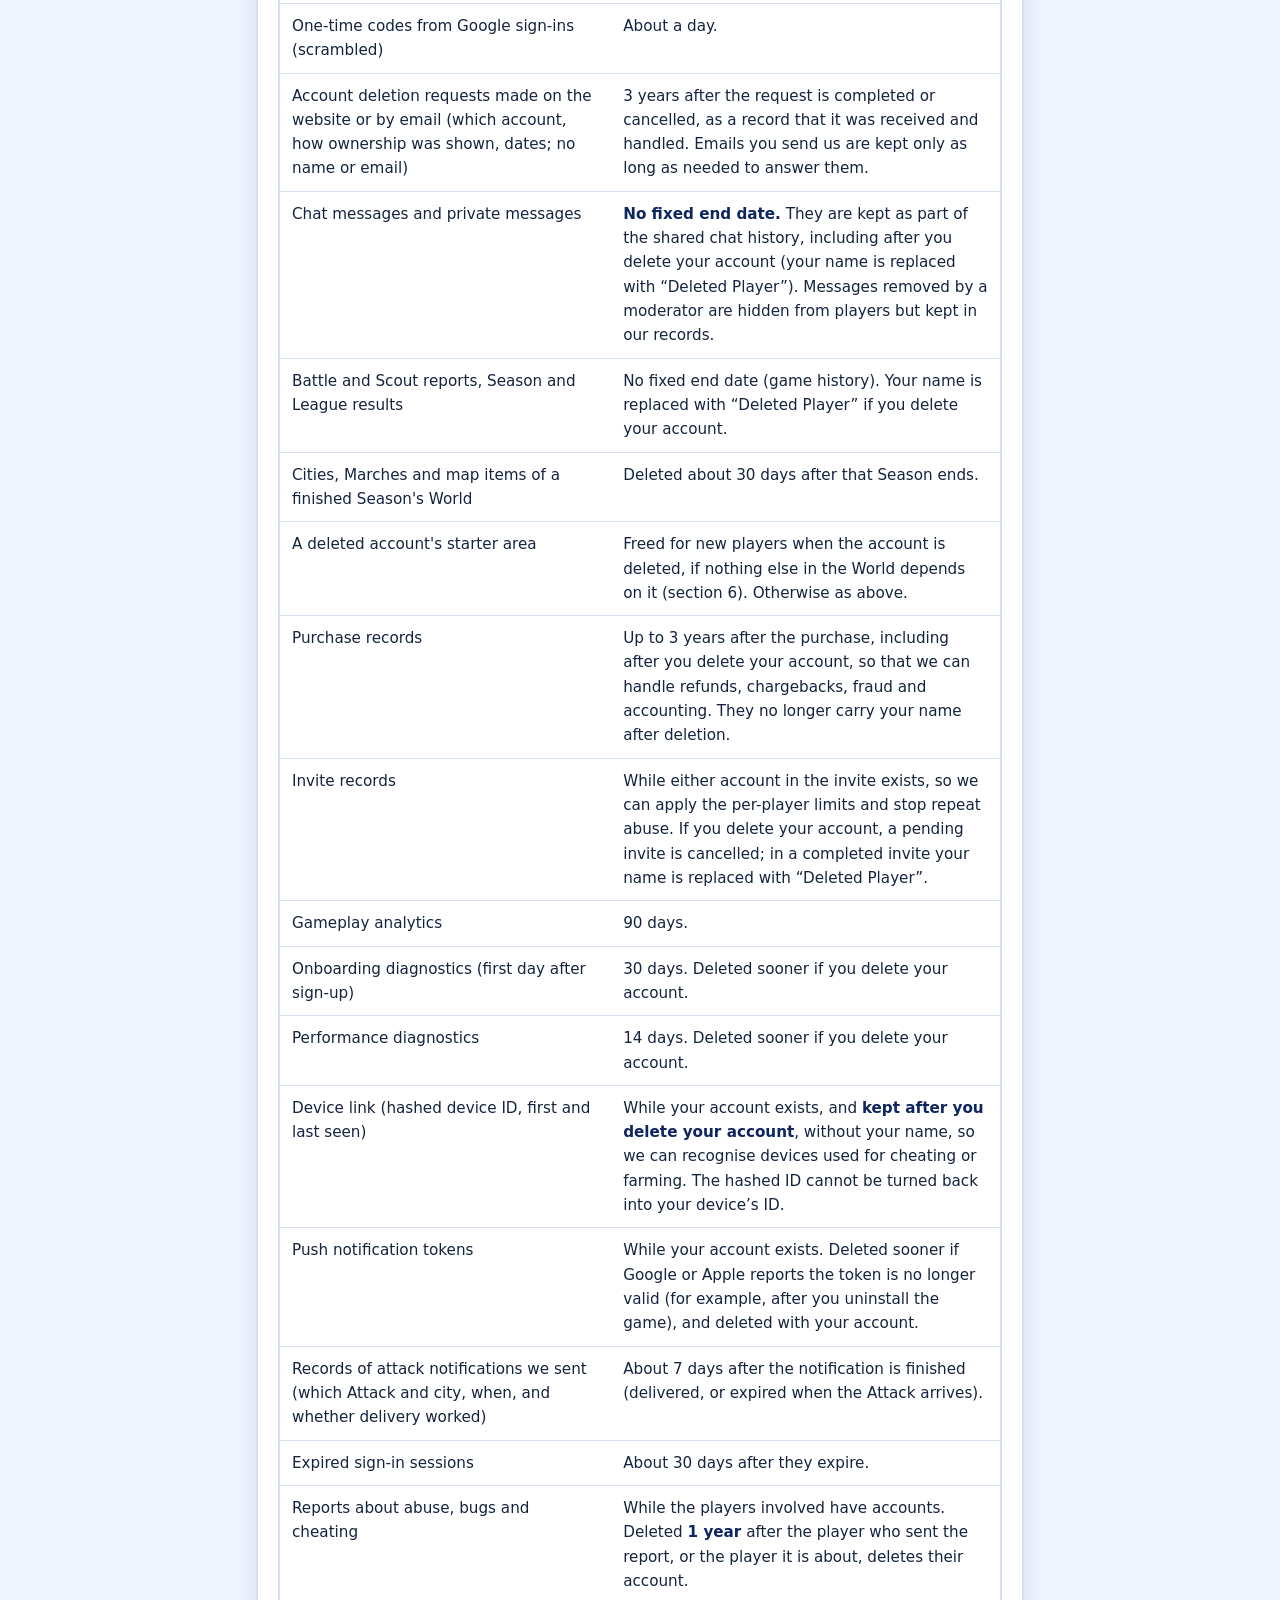
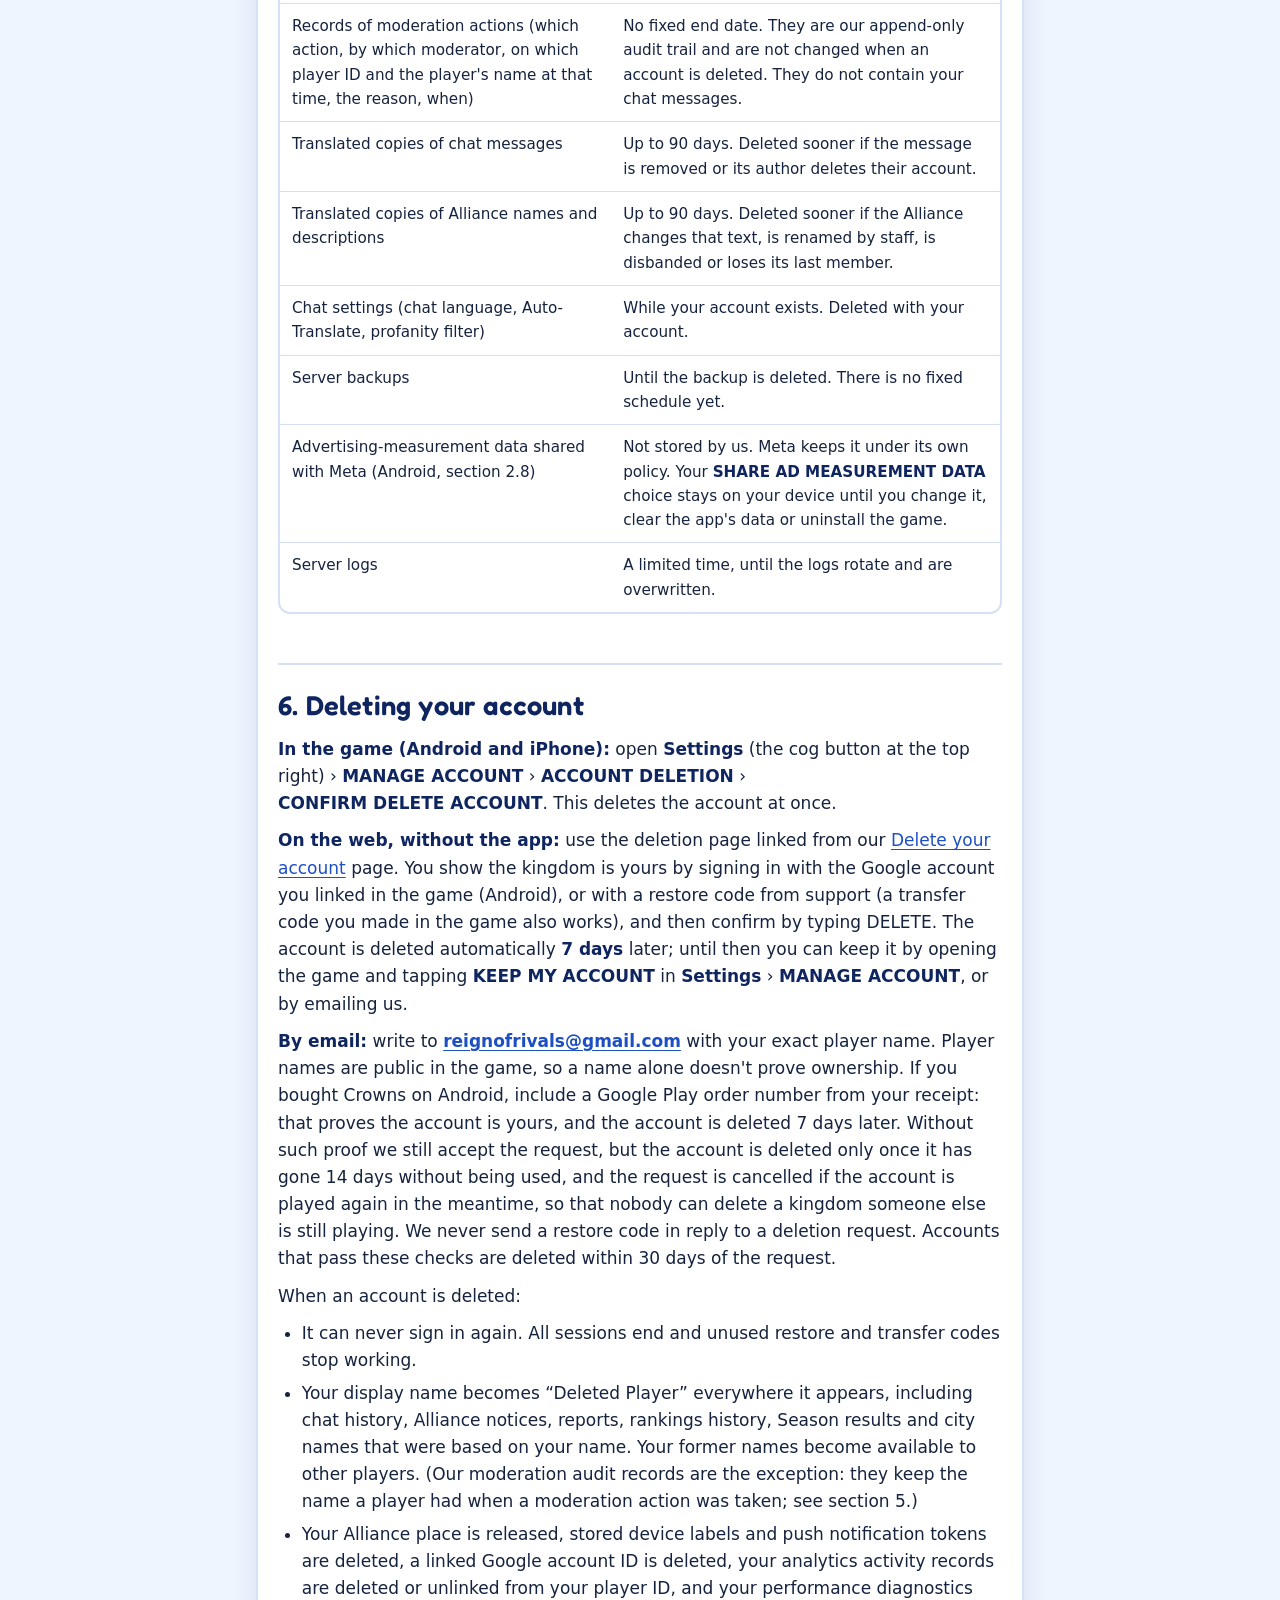
<file: privacy.html>
<!doctype html>
<html lang="en">
<head>
<meta charset="utf-8">
<meta name="viewport" content="width=device-width, initial-scale=1">
<title>Privacy Policy | Reign of Rivals</title>
<meta name="description" content="Reign of Rivals Privacy Policy: what the game collects, who can see it, how long it is kept, and how to delete your account.">
<link rel="canonical" href="https://kingdombeta.com/privacy">
<meta name="robots" content="index, follow">
<meta name="theme-color" content="#1d4fc4">
<meta property="og:type" content="website">
<meta property="og:site_name" content="Reign of Rivals">
<meta property="og:title" content="Privacy Policy | Reign of Rivals">
<meta property="og:description" content="Reign of Rivals Privacy Policy: what the game collects, who can see it, how long it is kept, and how to delete your account.">
<meta property="og:url" content="https://kingdombeta.com/privacy">
<meta property="og:image" content="https://kingdombeta.com/assets/img/og-image.jpg">
<meta name="twitter:card" content="summary_large_image">
<link rel="icon" type="image/png" sizes="32x32" href="assets/img/icon-32.png">
<link rel="icon" type="image/png" sizes="192x192" href="assets/img/icon-192.png">
<link rel="apple-touch-icon" href="assets/img/icon-180.png">
<link rel="preload" href="assets/fonts/fredoka.woff2" as="font" type="font/woff2" crossorigin>
<link rel="stylesheet" href="assets/site.css">
</head>
<body>
<a class="skip" href="#main">Skip to content</a>
<header class="site-head">
  <div class="wrap">
    <a class="brand" href="./" aria-label="Reign of Rivals home"><img src="assets/img/logo-sm.webp" width="360" height="120" alt="Reign of Rivals"></a>
    <nav aria-label="Main">
    <ul class="nav">
      <li><a href="./">Home</a></li>
      <li><a href="support">Support</a></li>
      <li><a href="privacy" aria-current="page">Privacy</a></li>
      <li><a href="terms">Terms</a></li>
      <li><a href="delete-account">Delete account</a></li>
    </ul>
    </nav>
  </div>
</header>
<main id="main">
<div class="page-head">
  <div class="wrap narrow">
    <h1>Privacy Policy</h1>
    <p class="meta">Last updated: <time datetime="2026-11-16">16 November 2026</time></p>
  </div>
</div>
<div class="wrap narrow">
  <article class="doc">

<p>This Privacy Policy explains what information the mobile game <strong>Reign of Rivals</strong> (the &ldquo;game&rdquo;) collects, how it is used, who can see it, how long it is kept, and how you can delete it. In this policy, &ldquo;we&rdquo; and &ldquo;us&rdquo; mean the team that makes and runs Reign of Rivals. You can contact us at <a class="mail" href="mailto:reignofrivals@gmail.com?subject=Reign%20of%20Rivals%20privacy">reignofrivals@gmail.com</a>.</p>
<p>This policy covers the Android and iPhone apps, the game servers they connect to, and the account deletion page on our game server. Where something works differently on Android and iPhone, this policy says so.</p>
<nav class="toc" aria-label="Contents"><strong>Contents</strong><ol><li><a href="#summary">Summary</a></li><li><a href="#collect">Information we collect</a></li><li><a href="#use">How we use information</a></li><li><a href="#see">Who can see your information</a></li><li><a href="#keep">How long we keep information</a></li><li><a href="#delete">Deleting your account</a></li><li><a href="#security">Security</a></li><li><a href="#rights">Your choices and rights</a></li><li><a href="#children">Children</a></li><li><a href="#international">International users</a></li><li><a href="#changes">Changes to this policy</a></li><li><a href="#contact">Contact</a></li></ol></nav>


<h2 id="summary">1. Summary</h2>
<ul>
  <li>The game shows <strong>no ads</strong>. On Android, we use <strong>Meta's App Events SDK</strong> only to measure whether our own ads for the game on Facebook and Instagram lead to installs. It shares your device's advertising ID, the fact that the game was installed and opened, and when you capture your first city. You can turn this off at any time in <span class="ui">Settings</span> &rsaquo; <span class="ui">LEGAL &amp; ABOUT</span> &rsaquo; <span class="ui">SHARE AD MEASUREMENT DATA</span> (section 2.8).</li>
  <li>The game may offer <strong>optional in-app purchases</strong> of Crowns, its virtual currency. Payments are processed by the app store (Google Play on Android, Apple's App Store on iPhone), and we do <strong>not</strong> receive your full payment card details (section 2.6).</li>
  <li>We do <strong>not</strong> ask for your real name, email address, phone number, contacts, photos, microphone, camera or location.</li>
  <li>When you tap <span class="ui">Continue</span> on the first screen, our server creates a <strong>guest account</strong> for you. It is identified by random IDs and a display name, not by an email or password.</li>
  <li>On Android you can <strong>optionally link a Google account</strong>, so you can sign back in to your kingdom on another phone. We store only the ID Google uses for that account, not your email address or name (section 2.1).</li>
  <li>We store your <strong>game progress</strong>, your <strong>display name</strong>, and the <strong>chat messages</strong> you send. Chat messages are kept with no fixed end date, including after you delete your account (shown as &ldquo;Deleted Player&rdquo;).</li>
  <li>You can <strong>delete your account</strong> in the game (<span class="ui">Settings</span> &rsaquo; <span class="ui">MANAGE ACCOUNT</span> &rsaquo; <span class="ui">ACCOUNT DELETION</span>), on our website, or by email. See <a href="delete-account">Delete your account</a>.</li>
</ul>

<h2 id="collect">2. Information we collect</h2>
<h3>2.1 Account and sign-in information</h3>
<ul>
  <li><strong>Account ID and player ID.</strong> Random identifiers our server creates for your guest account.</li>
  <li><strong>Display name.</strong> New players get a generated name such as <code>Guest-1a2b3c4d5e</code>. You can change it in your Profile. We keep a record of each name change (old name, new name, time) to process renames and to remove all your names if you delete your account.</li>
  <li><strong>Player flag.</strong> The emblem you design from the game's built-in patterns, colours and symbols.</li>
  <li><strong>Terms acceptance.</strong> The version of our Terms of Service you accepted and when. We need this before you can use chat and other social features.</li>
  <li><strong>Sign-in sessions.</strong> A hashed (scrambled) copy of your sign-in token, the platform name your device reports (for example &ldquo;Android&rdquo; or &ldquo;IPhonePlayer&rdquo;), and timestamps.</li>
  <li><strong>Device link (game version 1.14 and later).</strong> The game creates a random ID for its installation on your device (on iPhone, Apple's &ldquo;identifier for vendor&rdquo;, which is the same for all of our apps on that iPhone and is not the advertising ID). Our server never stores this ID itself: it stores only a keyed, one-way scrambled (hashed) copy, linked to your account, with the time it was first and last seen. We use it to bring your kingdom back if you reinstall the game on the same device, to allow one new guest account per device, and to detect accounts used together for cheating or farming (for example, several accounts signing in from the same device). Our staff can see that accounts share a device, but never the ID itself.</li>
  <li><strong>Push notification token (only if you allow notifications).</strong> If you allow notifications, the game receives a push token for your device: from Google's Firebase Cloud Messaging on Android, or from Apple Push Notification service (APNs) on iPhone. We store it with your account, the platform name and your game language (so alerts are written in your language). We use it only to send you the game's notifications: warnings about incoming Attacks and the optional reminders and game alerts described in section 4.</li>
  <li><strong>Restore codes.</strong> If you lose access to your device, our support team can issue a one-time restore code. We store only a hashed copy. It expires after 15 minutes and can be used once.</li>
  <li><strong>Transfer codes.</strong> Before you change phones, you can make a one-time transfer code yourself in <span class="ui">Settings</span> &rsaquo; <span class="ui">MANAGE ACCOUNT</span> &rsaquo; <span class="ui">GET TRANSFER CODE</span>. It works on Android and iPhone. We store only a hashed copy and when it was made; we do not store your IP address with it. A transfer code expires after 24 hours, can be used once, and replaces any earlier unused code.</li>
  <li><strong>Linked Google account (optional, Android only).</strong> If you tap <span class="ui">LINK GOOGLE</span> in <span class="ui">Settings</span> &rsaquo; <span class="ui">MANAGE ACCOUNT</span>, Google's sign-in screen gives our server a signed sign-in token. Our server checks it with Google's public keys and keeps only the permanent ID Google uses for your Google account (Google calls it the &ldquo;subject&rdquo;), when you linked it, and when it was last used to sign in to your kingdom. The token also contains your email address, name and profile picture; we do <strong>not</strong> read or store them. The same applies when you use <span class="ui">RESTORE WITH GOOGLE</span> on another phone, or Google sign-in on our account deletion page. We use the linked ID only to let you sign back in to your kingdom (account recovery), to confirm a deletion request, and to stop one Google account being linked to more than one kingdom. Linking is never required. You can unlink at any time with <span class="ui">UNLINK GOOGLE</span>; unlinking or deleting your account deletes the stored ID. To stop a Google sign-in being used twice, we keep a scrambled one-time code from each sign-in for about a day. Google sign-in is not offered in the iPhone app.</li>
</ul>
<h3>2.2 Game data</h3>
<p>Everything that makes up your kingdom and its history, for example: your cities, troops, Gold, Crowns, Gear, Runes, chests and other items; your Level, stats, quests and rewards; Marches, battles and Scout reports; Season, League and ranking results; Alliance membership and role; friends and friend requests; your mute and block lists; and when you were last active.</p>
<p><strong>Invites (Invite a Friend).</strong> Your personal invite code. If you enter a friend's code, we record which account invited yours, when, which code was used, the invite status (pending, completed or cancelled), the number of different days you have played, and which rewards were sent. If someone enters your code, we keep the same record on their side. We use this to check the invite milestone, send rewards once, apply the invite limits and stop abuse. We do <strong>not</strong> collect your contacts, and we do not store IP addresses for invites; the device link (section 2.1) can be used to detect invites between accounts on the same device.</p>
<h3>2.3 Messages and other things you write</h3>
<ul>
  <li><strong>Chat.</strong> Messages you send in Global chat (visible to players in your World), Alliance chat (visible to your Alliance's members), and private messages (only between two players who are friends). Messages are plain text. Some offensive words are automatically replaced with asterisks when you post. When that happens we store both the masked version and the text as you wrote it: other players see the masked version unless they switched the profanity filter off in their chat settings, and moderators can see what you wrote if the message is reported.</li>
  <li><strong>Alliance text.</strong> Alliance names, tags and announcements you write as a leader or officer.</li>
  <li><strong>Reports about other players.</strong> If you report a message, a player's profile or an Alliance's public text, we store the reason you chose, any note you add, a snapshot of the reported message and the players' names at that moment, up to five nearby messages from the same chat (only a chat you could already read), your World and Season, and the game version and platform name, so a moderator can review it. The reported player is never told who reported them.</li>
  <li><strong>Bug and cheating reports.</strong> If you send a report from <span class="ui">Settings</span> &rsaquo; <span class="ui">SUPPORT</span>, we store your description, the category you chose, any player name you mention, the game version, platform name, device model and operating-system version shown on the form, and which screen you sent it from. Please don't include passwords, restore codes or payment details; the server removes text that looks like a sign-in token.</li>
  <li><strong>Chat settings.</strong> Your chat language, whether Auto-Translate is on, and your profanity-filter setting.</li>
</ul>
<h3>2.4 Technical and diagnostic information</h3>
<ul>
  <li><strong>Gameplay analytics (our own, no third-party SDK).</strong> When the game talks to our server, we record your player ID, which game action was requested (for example &ldquo;send a March&rdquo;), whether it succeeded, an error code if it failed, the time, and your game version. The game also tells our server when it is opened, resumed, and every five minutes while it is open, so we can count active players and sessions. These records do <strong>not</strong> contain the content of your requests, chat text, passwords, restore codes, IP addresses or device identifiers. They are deleted after <strong>90 days</strong>.</li>
  <li><strong>Onboarding diagnostics (our own, no third-party SDK).</strong> During the first day after you create an account, the game sends our server a few technical events about your first session so we can improve the tutorial: when the world finished loading and how long it took, when you first tap a city, open the Attack panel and send your first March, which pop-ups were shown or closed, and whether the app was put in the background in the first minutes. Each event is stored with your player ID, the time since your account was created, your game version, your platform (Android or iOS) and a rough memory size of your device (for example &ldquo;4&ndash;6 GB&rdquo;). We do not collect device or advertising identifiers or anything you type for this. These events are not shared with advertisers or other third parties, do not affect gameplay, and are deleted after <strong>30 days</strong> (sooner if you delete your account).</li>
  <li><strong>Performance diagnostics (our own, no third-party SDK).</strong> To find and fix lag, the game (version 1.17.0 and later) measures how smoothly the World map runs on your device. For up to one minute in every five it records frame times, how long the game's own code and drawing took, how many things were on screen (for example city labels and Marches), memory use, heat level, zoom level, the graphics quality in use and how long the game has been open. It sends these numbers to our server with your player ID, your game version, your platform, and your device's model, graphics chip, operating-system version, memory size, number of processor cores, screen size and refresh rate, plus a random number that only tells one play session from the next. From version 1.17.1 these records also include: how the screen's refresh rate and display mode behaved and whether the game's frame-pacing aids were active; the battery level and whether the device was charging, in power-saving mode or in a game mode; how often the app lost focus or the keyboard opened; counts and timings of the game's requests to our server (how many succeeded, failed, timed out or were slow, and how long a reconnect notice was shown, never their content); frame times while a game screen was open and which kind of screen it was; what the game was doing during its slowest frame (for example loading islands); and which performance settings were switched on. We do not store device or advertising identifiers, your IP address, your location, or anything you type with these records. They are not shared with advertisers or other third parties, do not affect gameplay, and are deleted after 14 days (sooner if you delete your account).</li>
  <li><strong>IP address.</strong> Like any internet service, our server sees your device's IP address when it connects. The game server uses it in memory to limit repeated sign-in attempts and does not save it in the game database. Our server's system and web-server logs may record IP addresses, times and requested addresses for security and troubleshooting; these logs are kept for a limited time and are overwritten as they rotate. We do not use your IP address to work out your location.</li>
  <li><strong>Game engine diagnostics.</strong> The game is built with the Unity engine (Unity Technologies). Unity may collect technical diagnostics from the game, such as crash and performance information, device model, operating-system version and an app-install identifier, so that engine problems can be found and fixed. Unity handles this data under its own privacy policy.</li>
</ul>
<h3>2.5 Information stored on your device</h3>
<p>The game stores your sign-in credential in your device's protected storage (Android Keystore on Android, the Keychain on iPhone), and keeps game settings such as sound volume, chat settings, your <span class="ui">SHARE AD MEASUREMENT DATA</span> choice, a note that the first-city event was already sent to Meta for this install (section 2.8), and any restore code you typed. Logging out removes the sign-in credential. Deleting your account in the game removes the sign-in credential and any saved codes. Clearing the app's data or uninstalling the game removes all of it, except that on iPhone, iOS normally keeps the Keychain sign-in when you uninstall, so reinstalling on the same iPhone signs you back in. That sign-in stays on that iPhone only and does not move to a new one. <strong>Uninstalling the game or clearing its data removes your sign-in.</strong> If you reinstall on the same device, the device link (section 2.1) normally signs you straight back into the same guest kingdom, unless that kingdom was used on another device in the last few minutes or is linked to Google (then use <span class="ui">RESTORE WITH GOOGLE</span>). On a new device you need a linked Google account, a transfer code you made before, or a restore code from support.</p>
<h3>2.6 Purchases</h3>
<p>Reign of Rivals may offer optional in-app purchases of Crowns, the game's virtual currency. Purchases are made through the app store you installed the game from (Google Play on Android, Apple's App Store on iPhone), and the store processes the payment under its own terms and privacy policy. We do <strong>not</strong> receive or store your full payment card details.</p>
<p>When you buy something, we process limited information about the purchase and link it to your account, so that we can check the purchase is genuine, deliver your Crowns, prevent fraud, handle refunds, reversals and support requests, and keep the records we need for accounting and legal reasons.</p>
<p>For Google Play purchases on Android, the purchase information we keep is: which Crown pack you bought and how many Crowns it gave you, the Google Play order number, a coded reference to the purchase, when you bought it, and whether it is completed, pending, cancelled or refunded (and, for a refund, whether we have reviewed it). To check a purchase, the game sends our server the purchase reference that Google Play gives it, and our server confirms the purchase directly with Google. We keep that reference itself only until the purchase is fully processed. When you start a purchase, the game also gives Google Play a coded identifier for your game account so the purchase reaches the right account; it does not tell Google who you are in the game.</p>
<p>For App Store purchases on iPhone, we keep: which Crown pack you bought and how many Crowns it gave you, Apple's transaction ID (and original transaction ID), whether it was a real purchase or an Apple test (sandbox) purchase, when you bought it, and whether it is completed or was refunded or revoked by Apple (and, for a refund, whether we have reviewed it). To check a purchase, the game sends our server the purchase record that Apple has digitally signed, and our server verifies Apple's signature (and, where set up, checks with Apple's servers) before adding Crowns. We don't keep that signed record itself. Apple also tells our server directly when it refunds or revokes a purchase. When you start a purchase, the game gives Apple a coded identifier derived from your game account so the purchase reaches the right account; it does not tell Apple who you are in the game.</p>
<h3>2.7 Information we do not collect</h3>
<p>We do not collect your precise or approximate location, contacts, photos, videos, audio, files, calendar, browsing history, health information, or full payment card or bank account details. Our own servers never receive or store your advertising ID; on Android it is shared only with Meta, as described in section 2.8. The game sends push notifications only if you allow notifications on your device, and only for the game's own alerts and reminders (section 4). If you email us, we receive your email address and whatever you write, and use it only to answer you.</p>

<h3 id="ads-measurement">2.8 Advertising measurement (Meta, Android only)</h3>
<p>We advertise Reign of Rivals on Facebook and Instagram. To find out which of our ads lead to people installing and playing the game, the Android app includes Meta's App Events SDK (provided by Meta Platforms, Inc. and Meta Platforms Ireland Ltd., &ldquo;Meta&rdquo;). The game itself shows no ads. The SDK is used only for this measurement; we do not use Facebook Login or sharing.</p>
<p><strong>When it runs.</strong> The SDK stays switched off when the app starts. It starts only after you have signed in, and only when we have turned measurement on for the game and you have not turned it off in Settings. It is not used in the iOS app, and it does not run on devices in the European Economic Area, the United Kingdom, Switzerland or Turkey, or when the game cannot tell which country the device is in (it checks the SIM, mobile network and device region settings, on the device only).</p>
<p><strong>What Meta receives</strong> once it runs:</p>
<ul>
  <li><strong>Your device's advertising ID</strong> (Google advertising ID), and an app-install identifier the SDK creates.</li>
  <li><strong>Install and app-open events:</strong> that the game was installed and each time it is opened, with the Google Play install referrer (which tells Meta whether the install came from an ad).</li>
  <li><strong>One gameplay milestone:</strong> when you capture your first city, the SDK sends Meta a &ldquo;Completed Tutorial&rdquo; event. It is sent at most once per install.</li>
  <li><strong>Basic technical information</strong> the SDK sends with each event, such as the app name and version, device model, Android version, language, time zone, screen size, mobile network name and the time of the event. Like any internet service, Meta also sees your IP address when the SDK connects.</li>
</ul>
<p>We do <strong>not</strong> send Meta your display name, player or account ID, email address, chat messages, in-app purchases, or any game progress other than the first-city milestone.</p>
<p><strong>Why.</strong> To count the installs that came from our ads (attribution), to measure how well each ad works, and to help Meta show our ads to people who are likely to enjoy the game.</p>
<p><strong>Your choices.</strong></p>
<ul>
  <li><strong>In the game:</strong> turn off <span class="ui">Settings</span> &rsaquo; <span class="ui">LEGAL &amp; ABOUT</span> &rsaquo; <span class="ui">SHARE AD MEASUREMENT DATA</span>. This stops sending events and your advertising ID straight away, and from the next time you open the game the SDK is not started at all. The choice is saved on your device, so if you reinstall the game or clear its data, turn it off again.</li>
  <li><strong>On your device:</strong> you can reset or delete your advertising ID at any time in Android settings (usually <span class="ui">Settings</span> &rsaquo; <span class="ui">Google</span> &rsaquo; <span class="ui">Ads</span>, or <span class="ui">Settings</span> &rsaquo; <span class="ui">Privacy</span> &rsaquo; <span class="ui">Ads</span> on some devices). After you delete it, apps, including this one, can no longer read it.</li>
  <li><strong>With Meta:</strong> if you have a Facebook or Instagram account, you can review and disconnect activity that apps share with Meta under <span class="ui">Your activity off Meta technologies</span> in Meta's Accounts Center, and choose how Meta uses it for ads in your ad preferences.</li>
</ul>
<p><strong>How long it is kept.</strong> Our servers do not receive or store any of this data. Meta keeps and uses it under its own policy; see the <a href="https://www.facebook.com/privacy/policy/" rel="noopener">Meta Privacy Policy</a> for how Meta handles data and how long it keeps it.</p>

<h2 id="use">3. How we use information</h2>
<ul>
  <li><strong>To run the game:</strong> create and sign in to your account, keep your kingdom and the shared World up to date, resolve battles, show rankings, deliver chat and Inbox messages, send the push notifications you allow (incoming Attack warnings, reminders and game alerts), translate chat when you ask, and let you get back into your account on a new or reset device (with a linked Google account on Android, a transfer code or a restore code).</li>
  <li><strong>To handle purchases:</strong> check that purchases are genuine, deliver Crowns, prevent fraud, handle refunds and support requests, and keep purchase records.</li>
  <li><strong>To keep the game fair and safe:</strong> limit repeated sign-in attempts, review reports, mask or remove abusive messages, change offensive names, and suspend accounts that break the rules.</li>
  <li><strong>To support you:</strong> answer questions and handle deletion and recovery requests.</li>
  <li><strong>To improve the game:</strong> understand, in aggregate, which features are used, where new players stop, and which errors happen.</li>
  <li><strong>To measure our advertising (Android):</strong> share the limited data in section 2.8 with Meta, so we can count installs that came from our ads and improve our ad campaigns.</li>
</ul>
<p>We do not sell your information for money, and we do not build advertising profiles ourselves. The only information used for advertising is the Meta measurement data in section 2.8. Under some laws (for example, some US state privacy laws), sharing that data with an advertising platform can count as &ldquo;sharing&rdquo; for advertising. You can opt out at any time by turning off <span class="ui">SHARE AD MEASUREMENT DATA</span> in the game's Settings or by deleting your advertising ID.</p>
<p>If you are in the European Economic Area or the United Kingdom: we provide the game to you under our Terms of Service (performance of a contract); we keep the game secure, moderate it and measure how it is used and how well it runs because we have a legitimate interest in running a safe, working game; we keep records the law requires us to keep, such as purchase records, to meet our legal obligations; we measure our advertising with Meta (section 2.8) because we have a legitimate interest in knowing whether our ads work, and you can object at any time by turning off <span class="ui">SHARE AD MEASUREMENT DATA</span> in the game's Settings; and where we rely on consent, you can withdraw it at any time.</p>

<h2 id="see">4. Who can see your information</h2>
<p><strong>Other players</strong> can see your public game identity: your display name, flag, Level, Glory (rounded), League, Alliance and role, number of cities, rankings, combat statistics and past Season results, your cities on the World map, and the chat messages you send to them or to a channel they can read. Alliance members can see roughly when you were last active (for example &ldquo;Online&rdquo; or &ldquo;3 hours ago&rdquo;). Other players <strong>cannot</strong> see your troop counts, Gold, Crowns, Gear, Runes, chests or other items, your private Marches or your private starter cities, unless the game rules reveal a specific detail (for example, a Scout report on one of your cities, or a battle report sent to both sides).</p>
<p><strong>Muting and blocking</strong> only affect communication. Muting hides a player's Global and Alliance chat messages from you; blocking also stops private messages between you in both directions, without telling the other player. Neither changes battles, scouting, rankings, what either of you can see on the map, or Alliance membership.</p>
<p><strong>Invites:</strong> a player who invited you sees your display name and whether your invite is pending or completed. They do not see your Level, cities, troops, World or when you are online. You see the display name of the player who invited you, and your own progress toward the milestone.</p>
<p><strong>Moderators</strong> on our team can read reports, the reported messages and the nearby chat lines attached to them.</p>
<p><strong>Service providers</strong> that process data on our behalf:</p>
<ul>
  <li><strong>Hosting:</strong> our game server and database run on a cloud server we rent from a hosting provider.</li>
  <li><strong>Chat translation (Google Cloud Translation, by Google):</strong> players can translate chat into one of 12 languages (English, Spanish, French, German, Portuguese, Italian, Polish, Turkish, Russian, Japanese, Korean and Chinese (Simplified)). When a player taps <span class="ui">TRANSLATE</span> on a message, or has <span class="ui">AUTO-TRANSLATE</span> turned on, our server sends <strong>only the message text and the language to translate into</strong> to Google Cloud Translation. We don't send Google your player ID, your name, your IP address or any other account data, and the game app itself never contacts Google. From version 1.17.1 the same applies to Alliance names and descriptions: when a player with <span class="ui">AUTO-TRANSLATE</span> turned on sees an Alliance in a list, or taps <span class="ui">TRANSLATE</span> on an Alliance page, our server sends <strong>only that Alliance name or description and the language to translate into</strong>. Alliance tags are never sent. Removed messages, Alliance system notices and messages from players you muted or blocked are never sent. Our server keeps each translation for <strong>up to 90 days</strong> so the same message isn't translated twice, and deletes it sooner if the message is removed or its author deletes their account. Google processes the text as our service provider under its Google Cloud terms. If translation is unavailable, chat keeps working and you see the original text.</li>
  <li><strong>Push notifications (Firebase Cloud Messaging by Google on Android; Apple Push Notification service by Apple on iPhone):</strong> our server sends the notification to Google (Android) or Apple (iPhone), which delivers it to your device as our service provider under its own terms.
    <ul>
      <li><strong>Attack notifications:</strong> when an enemy launches an Attack on one of your cities or Shrines, our server sends your device's push token and the alert itself: the name of the city or Shrine under attack and when the Attack arrives. The notification expires when the Attack arrives.</li>
      <li><strong>Other game notifications:</strong> the game can also send optional reminders and game alerts, for example that your daily reward is ready, a reminder after you have been away for about a day, or an Alliance or Season event. For these, our server sends your push token and the short alert text only. You can turn each type off in <span class="ui">Settings</span> &rsaquo; <span class="ui">NOTIFICATIONS</span>.</li>
    </ul>
    Notifications never include troop counts, your Gold or items, or any other private game data.</li>
  <li><strong>Google sign-in (optional, Android only, by Google):</strong> if you link a Google account, or use Google sign-in to get back into or delete your kingdom, Google shows its own sign-in screen and tells our server the result as described in section 2.1. Google then knows that you signed in to Reign of Rivals, under Google's own privacy policy. Our account deletion page loads Google's sign-in button from Google only for this purpose.</li>
  <li><strong>Game engine:</strong> Unity Technologies, for the engine diagnostics described in section 2.4.</li>
</ul>
<p><strong>Meta (Android only):</strong> receives the advertising-measurement data described in section 2.8. Meta is an independent company and uses this data under the <a href="https://www.facebook.com/privacy/policy/" rel="noopener">Meta Privacy Policy</a> and its terms for businesses that use its tools.</p>
<p><strong>App store:</strong> if you make a purchase, Google Play (Android) or Apple's App Store (iPhone), whichever you installed the game from, handles the payment and your payment details as an independent company under its own terms and privacy policy, and tells our server about the purchase so we can verify and deliver it. Refunds are handled by the store: for App Store purchases, Apple decides refund requests under Apple's own policies.</p>
<p><strong>Legal reasons:</strong> we may disclose information if the law requires it, or to protect players, the game or others.</p>
<p><strong>Transfer of the game:</strong> if the game moves to a new operator, your information may move with it, and this policy continues to apply until it is changed.</p>

<h2 id="keep">5. How long we keep information</h2>
<div class="table-wrap"><table>
<thead><tr><th scope="col">Data</th><th scope="col">How long</th></tr></thead>
<tbody>
<tr><td data-label="Data">Account, profile and game data</td><td data-label="How long">While your account exists. When you delete your account, your name and sign-in data are removed at once (section 6). Your items (Gear, Runes, chests, consumables, City Skins), Crowns balance, Inbox mail, quest progress and friend list are deleted <strong>30 days</strong> after deletion. Your random account and player IDs, League profile, Terms acceptance record and redeemed promo codes are kept without your name, with no fixed end date, so that shared history and purchase records stay consistent; they can no longer be used or restored.</td></tr>
<tr><td data-label="Data">Linked Google account ID (Android)</td><td data-label="How long">While it is linked. Deleted at once when you unlink it or delete your account.</td></tr>
<tr><td data-label="Data">One-time codes from Google sign-ins (scrambled)</td><td data-label="How long">About a day.</td></tr>
<tr><td data-label="Data">Account deletion requests made on the website or by email (which account, how ownership was shown, dates; no name or email)</td><td data-label="How long">3 years after the request is completed or cancelled, as a record that it was received and handled. Emails you send us are kept only as long as needed to answer them.</td></tr>
<tr><td data-label="Data">Chat messages and private messages</td><td data-label="How long"><strong>No fixed end date.</strong> They are kept as part of the shared chat history, including after you delete your account (your name is replaced with &ldquo;Deleted Player&rdquo;). Messages removed by a moderator are hidden from players but kept in our records.</td></tr>
<tr><td data-label="Data">Battle and Scout reports, Season and League results</td><td data-label="How long">No fixed end date (game history). Your name is replaced with &ldquo;Deleted Player&rdquo; if you delete your account.</td></tr>
<tr><td data-label="Data">Cities, Marches and map items of a finished Season's World</td><td data-label="How long">Deleted about 30 days after that Season ends.</td></tr>
<tr><td data-label="Data">A deleted account's starter area</td><td data-label="How long">Freed for new players when the account is deleted, if nothing else in the World depends on it (section 6). Otherwise as above.</td></tr>
<tr><td data-label="Data">Purchase records</td><td data-label="How long">Up to 3 years after the purchase, including after you delete your account, so that we can handle refunds, chargebacks, fraud and accounting. They no longer carry your name after deletion.</td></tr>
<tr><td data-label="Data">Invite records</td><td data-label="How long">While either account in the invite exists, so we can apply the per-player limits and stop repeat abuse. If you delete your account, a pending invite is cancelled; in a completed invite your name is replaced with &ldquo;Deleted Player&rdquo;.</td></tr>
<tr><td data-label="Data">Gameplay analytics</td><td data-label="How long">90 days.</td></tr>
<tr><td data-label="Data">Onboarding diagnostics (first day after sign-up)</td><td data-label="How long">30 days. Deleted sooner if you delete your account.</td></tr>
<tr><td data-label="Data">Performance diagnostics</td><td data-label="How long">14 days. Deleted sooner if you delete your account.</td></tr>
<tr><td data-label="Data">Device link (hashed device ID, first and last seen)</td><td data-label="How long">While your account exists, and <strong>kept after you delete your account</strong>, without your name, so we can recognise devices used for cheating or farming. The hashed ID cannot be turned back into your device&rsquo;s ID.</td></tr>
<tr><td data-label="Data">Push notification tokens</td><td data-label="How long">While your account exists. Deleted sooner if Google or Apple reports the token is no longer valid (for example, after you uninstall the game), and deleted with your account.</td></tr>
<tr><td data-label="Data">Records of attack notifications we sent (which Attack and city, when, and whether delivery worked)</td><td data-label="How long">About 7 days after the notification is finished (delivered, or expired when the Attack arrives).</td></tr>
<tr><td data-label="Data">Expired sign-in sessions</td><td data-label="How long">About 30 days after they expire.</td></tr>
<tr><td data-label="Data">Reports about abuse, bugs and cheating</td><td data-label="How long">While the players involved have accounts. Deleted <strong>1 year</strong> after the player who sent the report, or the player it is about, deletes their account.</td></tr>
<tr><td data-label="Data">Records of moderation actions (which action, by which moderator, on which player ID and the player's name at that time, the reason, when)</td><td data-label="How long">No fixed end date. They are our append-only audit trail and are not changed when an account is deleted. They do not contain your chat messages.</td></tr>
<tr><td data-label="Data">Translated copies of chat messages</td><td data-label="How long">Up to 90 days. Deleted sooner if the message is removed or its author deletes their account.</td></tr>
<tr><td data-label="Data">Translated copies of Alliance names and descriptions</td><td data-label="How long">Up to 90 days. Deleted sooner if the Alliance changes that text, is renamed by staff, is disbanded or loses its last member.</td></tr>
<tr><td data-label="Data">Chat settings (chat language, Auto-Translate, profanity filter)</td><td data-label="How long">While your account exists. Deleted with your account.</td></tr>
<tr><td data-label="Data">Server backups</td><td data-label="How long">Until the backup is deleted. There is no fixed schedule yet.</td></tr>
<tr><td data-label="Data">Advertising-measurement data shared with Meta (Android, section 2.8)</td><td data-label="How long">Not stored by us. Meta keeps it under its own policy. Your <span class="ui">SHARE AD MEASUREMENT DATA</span> choice stays on your device until you change it, clear the app's data or uninstall the game.</td></tr>
<tr><td data-label="Data">Server logs</td><td data-label="How long">A limited time, until the logs rotate and are overwritten.</td></tr>
</tbody>
</table></div>

<h2 id="delete">6. Deleting your account</h2>
<p><strong>In the game (Android and iPhone):</strong> open <span class="ui">Settings</span> (the cog button at the top right) &rsaquo; <span class="ui">MANAGE ACCOUNT</span> &rsaquo; <span class="ui">ACCOUNT DELETION</span> &rsaquo; <span class="ui">CONFIRM DELETE ACCOUNT</span>. This deletes the account at once.</p>
<p><strong>On the web, without the app:</strong> use the deletion page linked from our <a href="delete-account">Delete your account</a> page. You show the kingdom is yours by signing in with the Google account you linked in the game (Android), or with a restore code from support (a transfer code you made in the game also works), and then confirm by typing DELETE. The account is deleted automatically <strong>7 days</strong> later; until then you can keep it by opening the game and tapping <span class="ui">KEEP MY ACCOUNT</span> in <span class="ui">Settings</span> &rsaquo; <span class="ui">MANAGE ACCOUNT</span>, or by emailing us.</p>
<p><strong>By email:</strong> write to <a class="mail" href="mailto:reignofrivals@gmail.com?subject=Reign%20of%20Rivals%20account%20deletion">reignofrivals@gmail.com</a> with your exact player name. Player names are public in the game, so a name alone doesn't prove ownership. If you bought Crowns on Android, include a Google Play order number from your receipt: that proves the account is yours, and the account is deleted 7 days later. Without such proof we still accept the request, but the account is deleted only once it has gone 14 days without being used, and the request is cancelled if the account is played again in the meantime, so that nobody can delete a kingdom someone else is still playing. We never send a restore code in reply to a deletion request. Accounts that pass these checks are deleted within 30 days of the request.</p>
<p>When an account is deleted:</p>
<ul>
  <li>It can never sign in again. All sessions end and unused restore and transfer codes stop working.</li>
  <li>Your display name becomes &ldquo;Deleted Player&rdquo; everywhere it appears, including chat history, Alliance notices, reports, rankings history, Season results and city names that were based on your name. Your former names become available to other players. (Our moderation audit records are the exception: they keep the name a player had when a moderation action was taken; see section 5.)</li>
  <li>Your Alliance place is released, stored device labels and push notification tokens are deleted, a linked Google account ID is deleted, your analytics activity records are deleted or unlinked from your player ID, and your performance diagnostics are deleted.</li>
  <li>Your own mute and block lists and your chat settings (chat language, Auto-Translate, profanity filter) are deleted, translations of your messages are deleted, and the device model and operating-system version are removed from any bug or cheating reports you sent.</li>
  <li>Your starter area is freed for new players if nothing else in the World depends on it: the only land you hold is your Main City and your five starter cities, and no other player's March or safety report involves it. Your own Marches to or from that area are removed with it. Land you gave up earlier with Fresh Start has already become public neutral land and stays that way.</li>
</ul>
<p>Some information is <strong>kept</strong> after deletion. It no longer carries your name and is no longer linked to any way of signing in, so it can't be used or restored by you or anyone else:</p>
<ul>
  <li><strong>For 30 days, then deleted:</strong> your Gear, Runes, chests, City Skins and other items, Crowns balance, quest progress, Inbox mail, friend list, and the records of your old sign-in sessions and restore and transfer codes.</li>
  <li><strong>Game records, with no fixed end date:</strong> your account and player ID (random identifiers), League profile, your Terms acceptance record, and promo codes you redeemed. Other players' mute and block lists that include you are their own settings and stay.</li>
  <li><strong>Shared World records:</strong> if your starter area can't be freed (for example, because you captured other cities, or another player's March or safety report involves it), your cities stay on the map without your name until that Season's World is cleaned up (about 30 days after the Season ends); battle and Scout reports and Season results remain for the other players involved, with no fixed end date.</li>
  <li><strong>Messages:</strong> <strong>the text of chat and private messages you sent stays</strong> (shown as &ldquo;Deleted Player&rdquo;), with no fixed end date. Translations of your messages are deleted.</li>
  <li><strong>Safety records:</strong> reports about abuse, bugs and cheating that involve you (including the reported message and its nearby messages) are kept for 1 year after deletion, then deleted. Records of moderation actions are kept with no fixed end date (section 5).</li>
  <li><strong>Purchase records:</strong> kept for up to 3 years after each purchase for refunds, fraud prevention, and accounting and legal obligations (section 5), without your name. Deleting your account does not refund purchases. On Android, a Google Play purchase that is still waiting for payment when you delete your account is not delivered, and Google Play cancels or refunds it.</li>
  <li><strong>Backups and logs:</strong> copies may remain in server backups until those backups are deleted, and in server logs until they rotate.</li>
</ul>

<h2 id="security">7. Security</h2>
<p>The game connects to our servers over encrypted HTTPS. Sign-in tokens, restore codes and transfer codes are stored on our server only in hashed form, Google sign-ins are checked against Google's published keys and can be used only once, and our administrative tools require a secret key. No system is perfectly secure, but we work to protect your information.</p>

<h2 id="rights">8. Your choices and rights</h2>
<ul>
  <li>Change your display name in your Profile. Choose your chat language and turn Auto-Translate and the profanity filter on or off in <span class="ui">Settings</span>. Mute or block players, and report abusive messages or names.</li>
  <li>On Android, link or unlink a Google account at any time in <span class="ui">Settings</span> &rsaquo; <span class="ui">MANAGE ACCOUNT</span>. Linking is optional, and unlinking deletes the stored Google ID (section 2.1).</li>
  <li>On Android, stop sharing advertising-measurement data with Meta at any time with <span class="ui">Settings</span> &rsaquo; <span class="ui">LEGAL &amp; ABOUT</span> &rsaquo; <span class="ui">SHARE AD MEASUREMENT DATA</span>, and reset or delete your advertising ID in your device settings (section 2.8).</li>
  <li>Turn notifications off at any time in your device's notification settings for the game, or by not allowing them when the game asks. Reminders and game alerts can also be turned off one type at a time in <span class="ui">Settings</span> &rsaquo; <span class="ui">NOTIFICATIONS</span>.</li>
  <li>Delete your account at any time (section 6).</li>
  <li>Depending on where you live, you may have the right to access, correct, delete or receive a copy of your personal data, to object to or restrict some uses, and to complain to your local data-protection authority. To make a request, email <a class="mail" href="mailto:reignofrivals@gmail.com?subject=Reign%20of%20Rivals%20privacy%20request">reignofrivals@gmail.com</a> with your exact player name. We may ask for details that help us confirm the account is yours.</li>
</ul>

<h2 id="children">9. Children</h2>
<p>Reign of Rivals is intended for users age <strong>14 and older</strong> and is not directed at children. You must be at least 14 to play (see our <a href="terms">Terms of Service</a>). We do not knowingly collect personal information from anyone under 14. If you believe a child under 14 has created an account, email <a class="mail" href="mailto:reignofrivals@gmail.com?subject=Reign%20of%20Rivals%20child%20account">reignofrivals@gmail.com</a> and we will delete it.</p>

<h2 id="international">10. International users</h2>
<p>Our game server is hosted in a data centre that may be outside your country, and Google (Cloud Translation, Firebase Cloud Messaging and, on Android, Google sign-in), Apple (Apple Push Notification service and App Store purchases, on iPhone) and, on Android, Meta (when used) may process data in other countries, including the United States. By using the game, your information may be processed outside your country, with the protections described in this policy.</p>

<h2 id="changes">11. Changes to this policy</h2>
<p>We may update this policy as the game changes (for example, if we change how purchases, notifications or advertising measurement work, or add new sign-in methods). We will change the &ldquo;Last updated&rdquo; date above and, for important changes, tell players in the game.</p>

<h2 id="contact">12. Contact</h2>
<p>Reign of Rivals<br>Email: <a class="mail" href="mailto:reignofrivals@gmail.com?subject=Reign%20of%20Rivals%20privacy">reignofrivals@gmail.com</a></p>

  </article>
</div>
</main>
<footer class="site-foot">
  <div class="wrap">
    <div>
      <p><strong style="color:#fff">Reign of Rivals</strong></p>
      <p>Questions? Email <a class="mail" href="mailto:reignofrivals@gmail.com">reignofrivals@gmail.com</a></p>
      <p>&copy; 2026 Reign of Rivals</p>
    </div>
    <nav aria-label="Footer">
      <ul>
        <li><a href="support">Support</a></li>
        <li><a href="privacy">Privacy Policy</a></li>
        <li><a href="terms">Terms of Service</a></li>
        <li><a href="delete-account">Delete your account</a></li>
      </ul>
    </nav>
  </div>
</footer>
</body>
</html>
</file>
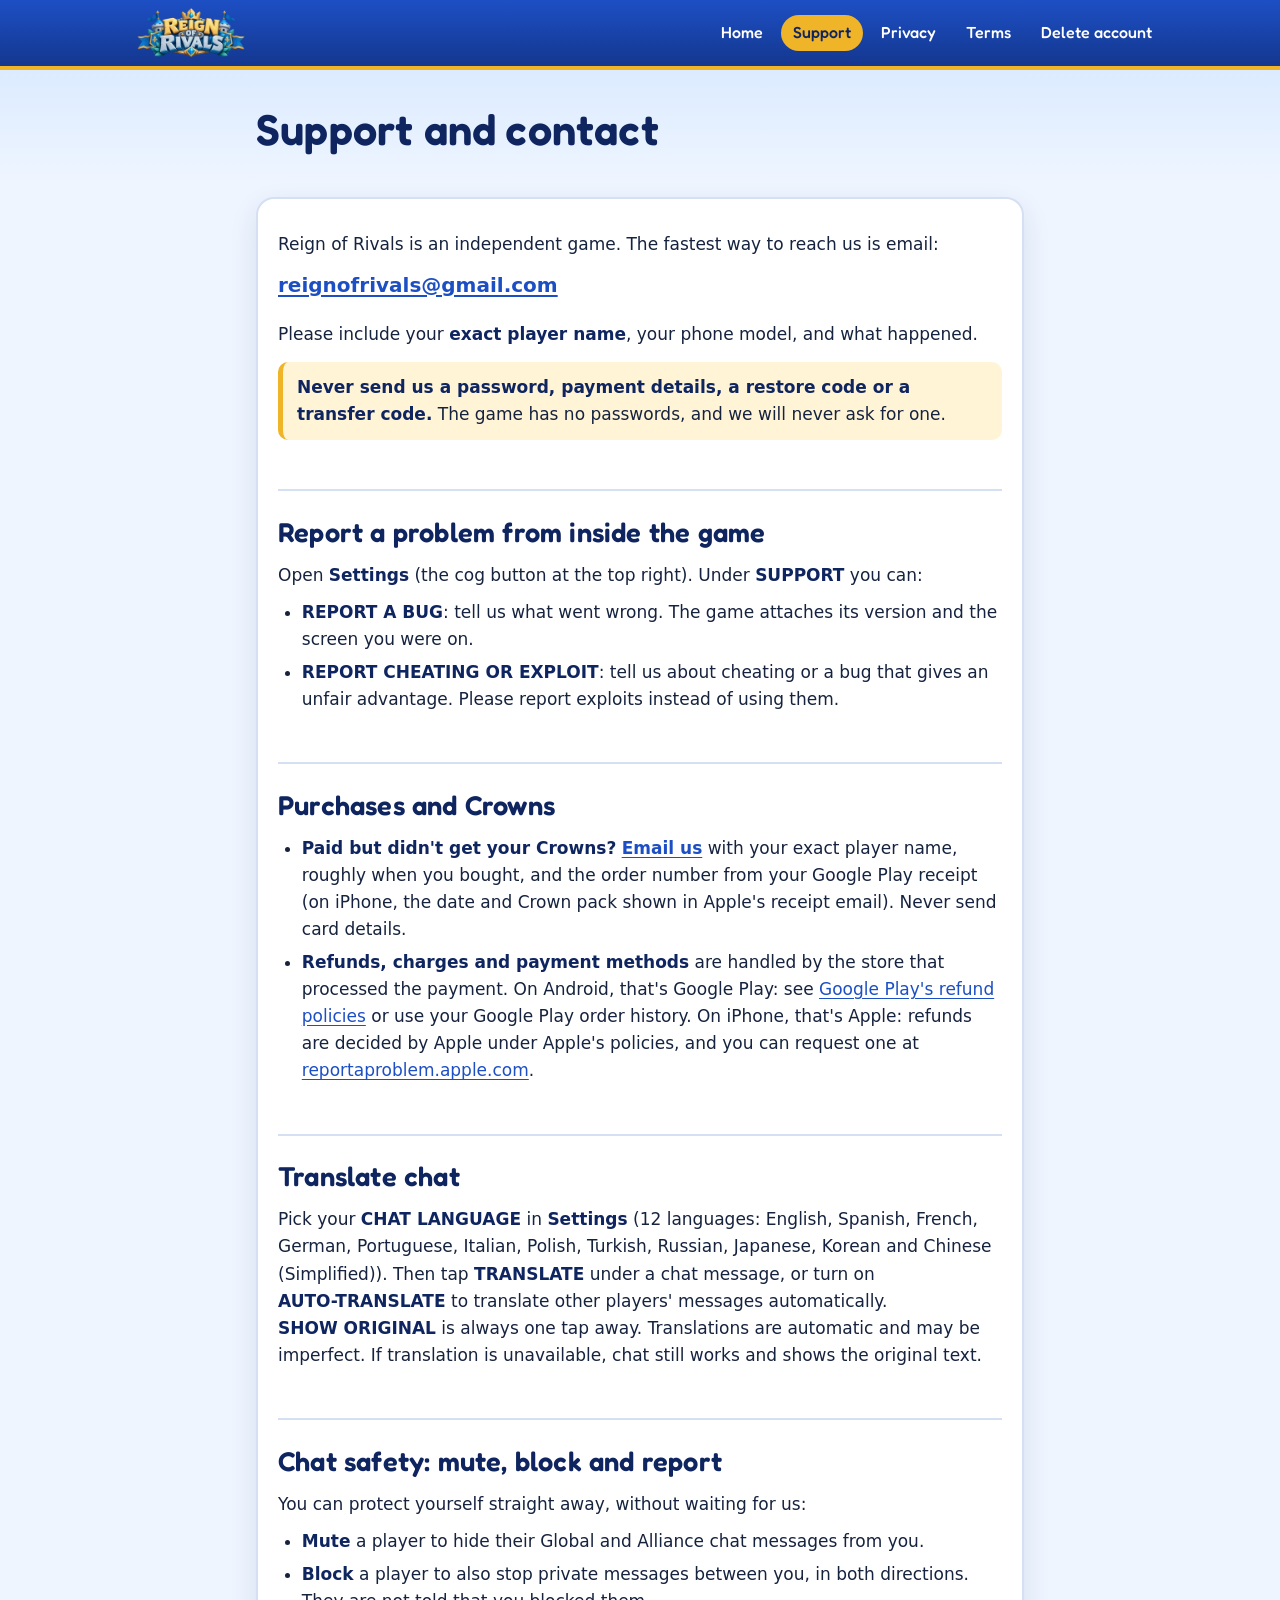
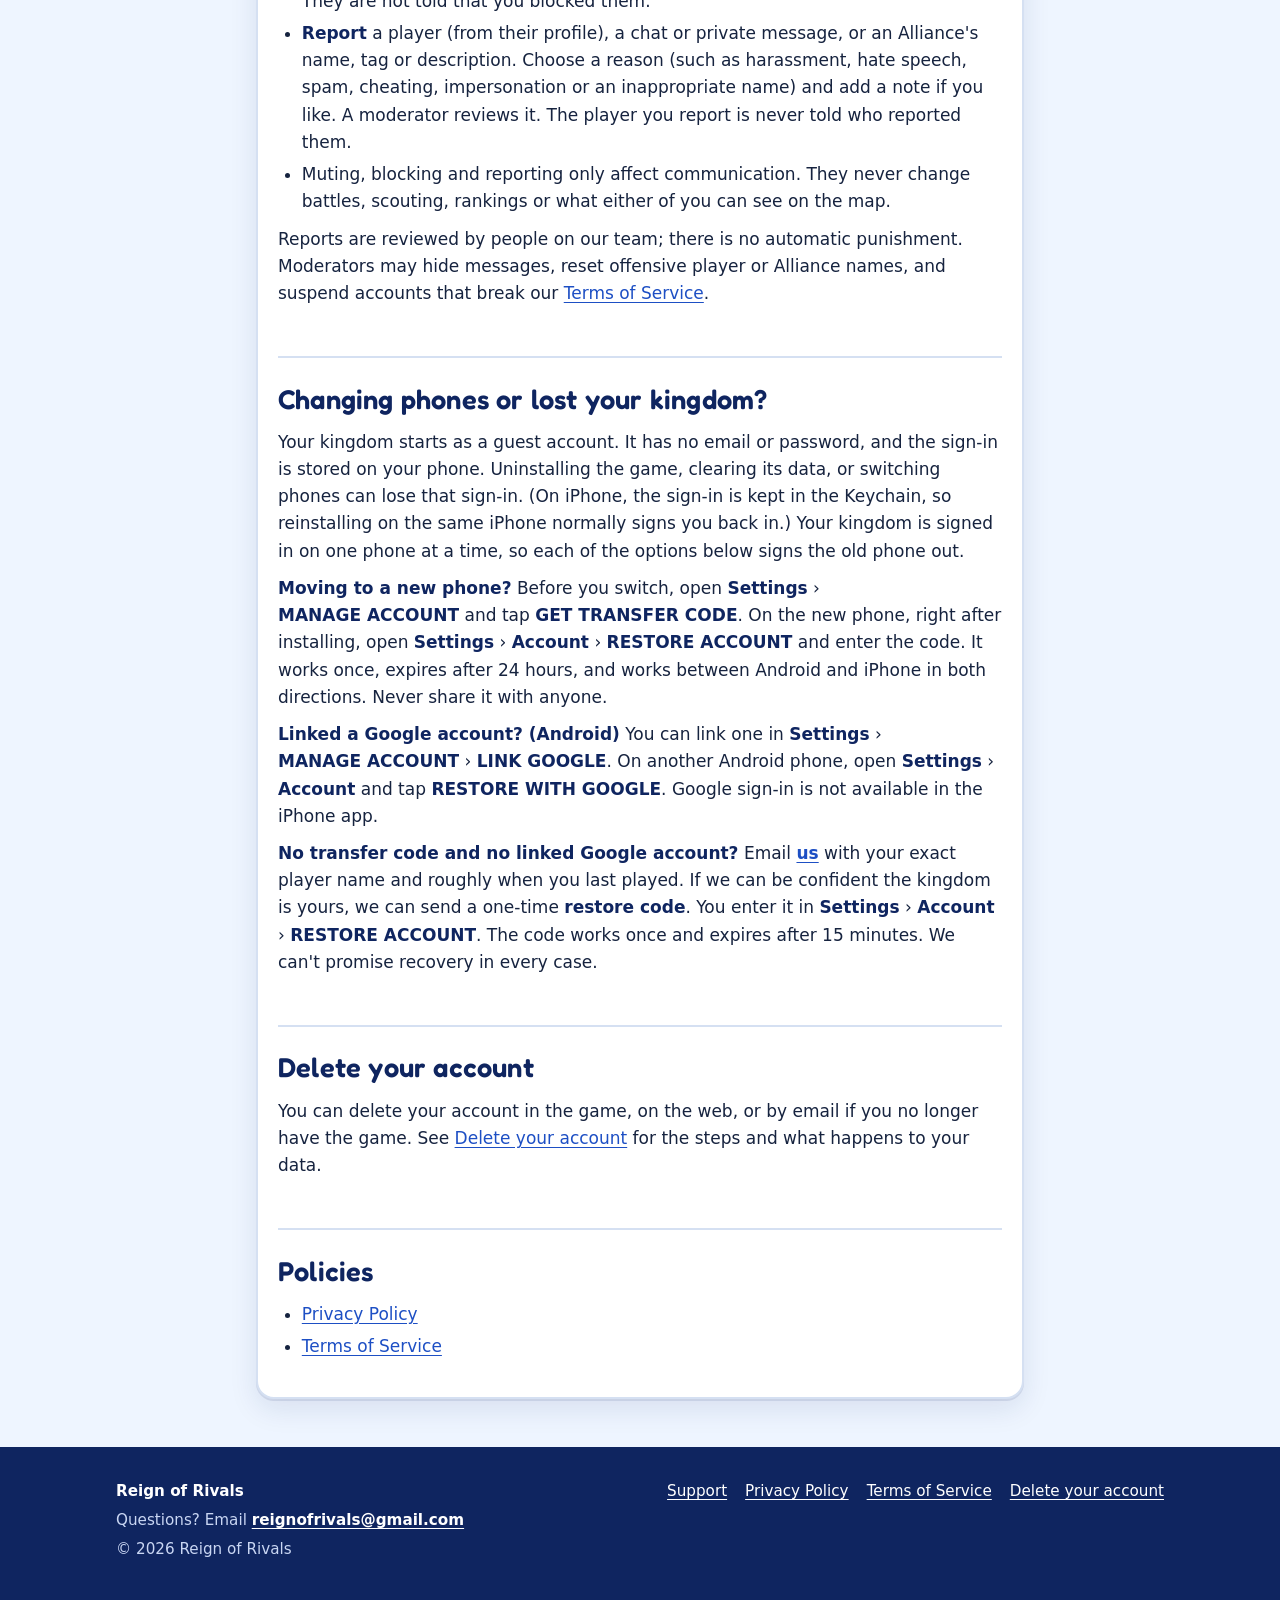
<file: support.html>
<!doctype html>
<html lang="en">
<head>
<meta charset="utf-8">
<meta name="viewport" content="width=device-width, initial-scale=1">
<title>Support and contact | Reign of Rivals</title>
<meta name="description" content="Contact Reign of Rivals support, report bugs or players, recover a lost kingdom, or delete your account.">
<link rel="canonical" href="https://kingdombeta.com/support">
<meta name="robots" content="index, follow">
<meta name="theme-color" content="#1d4fc4">
<meta property="og:type" content="website">
<meta property="og:site_name" content="Reign of Rivals">
<meta property="og:title" content="Support and contact | Reign of Rivals">
<meta property="og:description" content="Contact Reign of Rivals support, report bugs or players, recover a lost kingdom, or delete your account.">
<meta property="og:url" content="https://kingdombeta.com/support">
<meta property="og:image" content="https://kingdombeta.com/assets/img/og-image.jpg">
<meta name="twitter:card" content="summary_large_image">
<link rel="icon" type="image/png" sizes="32x32" href="assets/img/icon-32.png">
<link rel="icon" type="image/png" sizes="192x192" href="assets/img/icon-192.png">
<link rel="apple-touch-icon" href="assets/img/icon-180.png">
<link rel="preload" href="assets/fonts/fredoka.woff2" as="font" type="font/woff2" crossorigin>
<link rel="stylesheet" href="assets/site.css">
</head>
<body>
<a class="skip" href="#main">Skip to content</a>
<header class="site-head">
  <div class="wrap">
    <a class="brand" href="./" aria-label="Reign of Rivals home"><img src="assets/img/logo-sm.webp" width="360" height="120" alt="Reign of Rivals"></a>
    <nav aria-label="Main">
    <ul class="nav">
      <li><a href="./">Home</a></li>
      <li><a href="support" aria-current="page">Support</a></li>
      <li><a href="privacy">Privacy</a></li>
      <li><a href="terms">Terms</a></li>
      <li><a href="delete-account">Delete account</a></li>
    </ul>
    </nav>
  </div>
</header>
<main id="main">
<div class="page-head">
  <div class="wrap narrow">
    <h1>Support and contact</h1>
    
  </div>
</div>
<div class="wrap narrow">
  <article class="doc">


<p>Reign of Rivals is an independent game. The fastest way to reach us is email:</p>
<p style="font-size:1.25rem;margin:.4em 0 1em"><a class="mail" href="mailto:reignofrivals@gmail.com?subject=Reign%20of%20Rivals%20support">reignofrivals@gmail.com</a></p>
<p>Please include your <strong>exact player name</strong>, your phone model, and what happened.</p>
<div class="note gold"><p><strong>Never send us a password, payment details, a restore code or a transfer code.</strong> The game has no passwords, and we will never ask for one.</p></div>

<h2>Report a problem from inside the game</h2>
<p>Open <span class="ui">Settings</span> (the cog button at the top right). Under <span class="ui">SUPPORT</span> you can:</p>
<ul>
  <li><span class="ui">REPORT A BUG</span>: tell us what went wrong. The game attaches its version and the screen you were on.</li>
  <li><span class="ui">REPORT CHEATING OR EXPLOIT</span>: tell us about cheating or a bug that gives an unfair advantage. Please report exploits instead of using them.</li>
</ul>

<h2>Purchases and Crowns</h2>
<ul>
  <li><strong>Paid but didn't get your Crowns?</strong> <a class="mail" href="mailto:reignofrivals@gmail.com?subject=Reign%20of%20Rivals%20missing%20Crowns">Email us</a> with your exact player name, roughly when you bought, and the order number from your Google Play receipt (on iPhone, the date and Crown pack shown in Apple's receipt email). Never send card details.</li>
  <li><strong>Refunds, charges and payment methods</strong> are handled by the store that processed the payment. On Android, that's Google Play: see <a href="https://support.google.com/googleplay/answer/2479637">Google Play's refund policies</a> or use your Google Play order history. On iPhone, that's Apple: refunds are decided by Apple under Apple's policies, and you can request one at <a href="https://reportaproblem.apple.com/">reportaproblem.apple.com</a>.</li>
</ul>

<h2>Translate chat</h2>
<p>Pick your <span class="ui">CHAT LANGUAGE</span> in <span class="ui">Settings</span> (12 languages: English, Spanish, French, German, Portuguese, Italian, Polish, Turkish, Russian, Japanese, Korean and Chinese (Simplified)). Then tap <span class="ui">TRANSLATE</span> under a chat message, or turn on <span class="ui">AUTO-TRANSLATE</span> to translate other players' messages automatically. <span class="ui">SHOW ORIGINAL</span> is always one tap away. Translations are automatic and may be imperfect. If translation is unavailable, chat still works and shows the original text.</p>

<h2>Chat safety: mute, block and report</h2>
<p>You can protect yourself straight away, without waiting for us:</p>
<ul>
  <li><strong>Mute</strong> a player to hide their Global and Alliance chat messages from you.</li>
  <li><strong>Block</strong> a player to also stop private messages between you, in both directions. They are not told that you blocked them.</li>
  <li><strong>Report</strong> a player (from their profile), a chat or private message, or an Alliance's name, tag or description. Choose a reason (such as harassment, hate speech, spam, cheating, impersonation or an inappropriate name) and add a note if you like. A moderator reviews it. The player you report is never told who reported them.</li>
  <li>Muting, blocking and reporting only affect communication. They never change battles, scouting, rankings or what either of you can see on the map.</li>
</ul>
<p>Reports are reviewed by people on our team; there is no automatic punishment. Moderators may hide messages, reset offensive player or Alliance names, and suspend accounts that break our <a href="terms">Terms of Service</a>.</p>

<h2>Changing phones or lost your kingdom?</h2>
<p>Your kingdom starts as a guest account. It has no email or password, and the sign-in is stored on your phone. Uninstalling the game, clearing its data, or switching phones can lose that sign-in. (On iPhone, the sign-in is kept in the Keychain, so reinstalling on the same iPhone normally signs you back in.) Your kingdom is signed in on one phone at a time, so each of the options below signs the old phone out.</p>
<p><strong>Moving to a new phone?</strong> Before you switch, open <span class="ui">Settings</span> &rsaquo; <span class="ui">MANAGE ACCOUNT</span> and tap <span class="ui">GET TRANSFER CODE</span>. On the new phone, right after installing, open <span class="ui">Settings</span> &rsaquo; <span class="ui">Account</span> &rsaquo; <span class="ui">RESTORE ACCOUNT</span> and enter the code. It works once, expires after 24 hours, and works between Android and iPhone in both directions. Never share it with anyone.</p>
<p><strong>Linked a Google account? (Android)</strong> You can link one in <span class="ui">Settings</span> &rsaquo; <span class="ui">MANAGE ACCOUNT</span> &rsaquo; <span class="ui">LINK GOOGLE</span>. On another Android phone, open <span class="ui">Settings</span> &rsaquo; <span class="ui">Account</span> and tap <span class="ui">RESTORE WITH GOOGLE</span>. Google sign-in is not available in the iPhone app.</p>
<p><strong>No transfer code and no linked Google account?</strong> Email <a class="mail" href="mailto:reignofrivals@gmail.com?subject=Reign%20of%20Rivals%20account%20recovery">us</a> with your exact player name and roughly when you last played. If we can be confident the kingdom is yours, we can send a one-time <strong>restore code</strong>. You enter it in <span class="ui">Settings</span> &rsaquo; <span class="ui">Account</span> &rsaquo; <span class="ui">RESTORE ACCOUNT</span>. The code works once and expires after 15 minutes. We can't promise recovery in every case.</p>

<h2>Delete your account</h2>
<p>You can delete your account in the game, on the web, or by email if you no longer have the game. See <a href="delete-account">Delete your account</a> for the steps and what happens to your data.</p>

<h2>Policies</h2>
<ul>
  <li><a href="privacy">Privacy Policy</a></li>
  <li><a href="terms">Terms of Service</a></li>
</ul>

  </article>
</div>
</main>
<footer class="site-foot">
  <div class="wrap">
    <div>
      <p><strong style="color:#fff">Reign of Rivals</strong></p>
      <p>Questions? Email <a class="mail" href="mailto:reignofrivals@gmail.com">reignofrivals@gmail.com</a></p>
      <p>&copy; 2026 Reign of Rivals</p>
    </div>
    <nav aria-label="Footer">
      <ul>
        <li><a href="support">Support</a></li>
        <li><a href="privacy">Privacy Policy</a></li>
        <li><a href="terms">Terms of Service</a></li>
        <li><a href="delete-account">Delete your account</a></li>
      </ul>
    </nav>
  </div>
</footer>
</body>
</html>
</file>
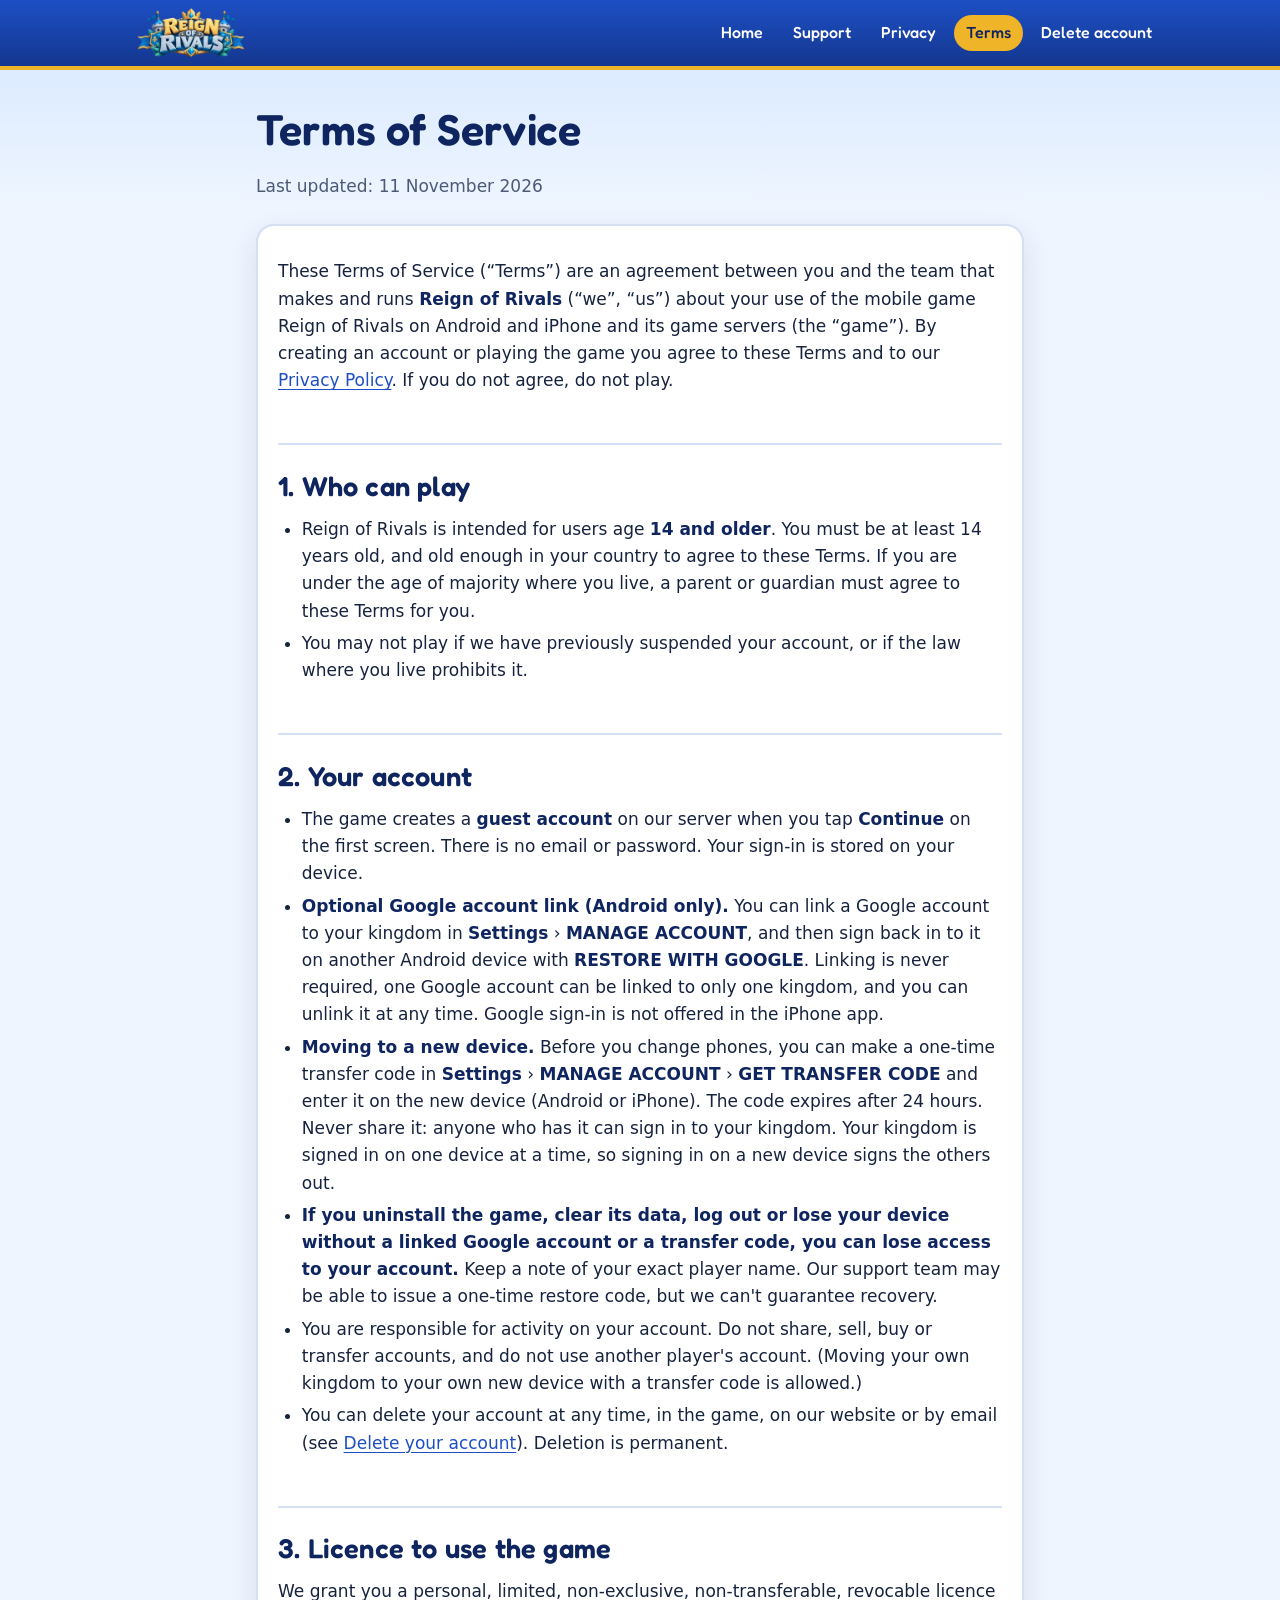
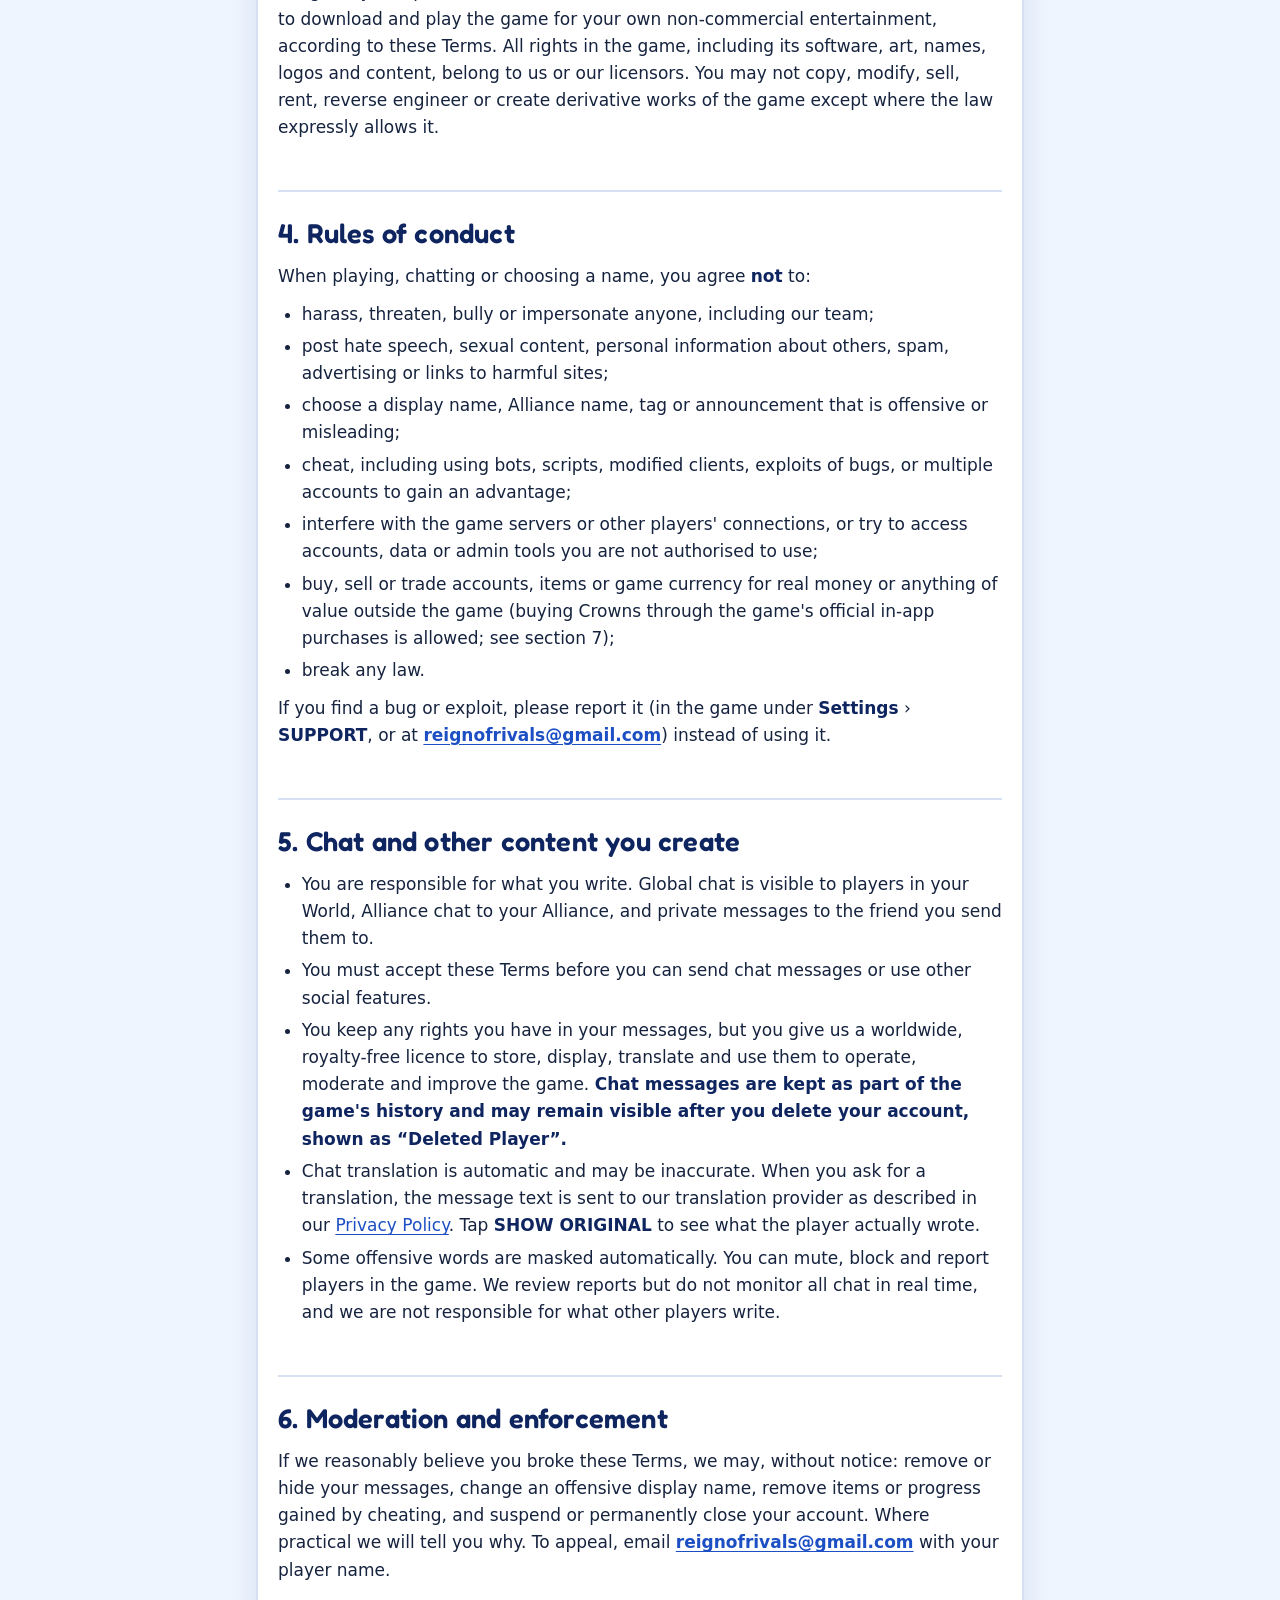
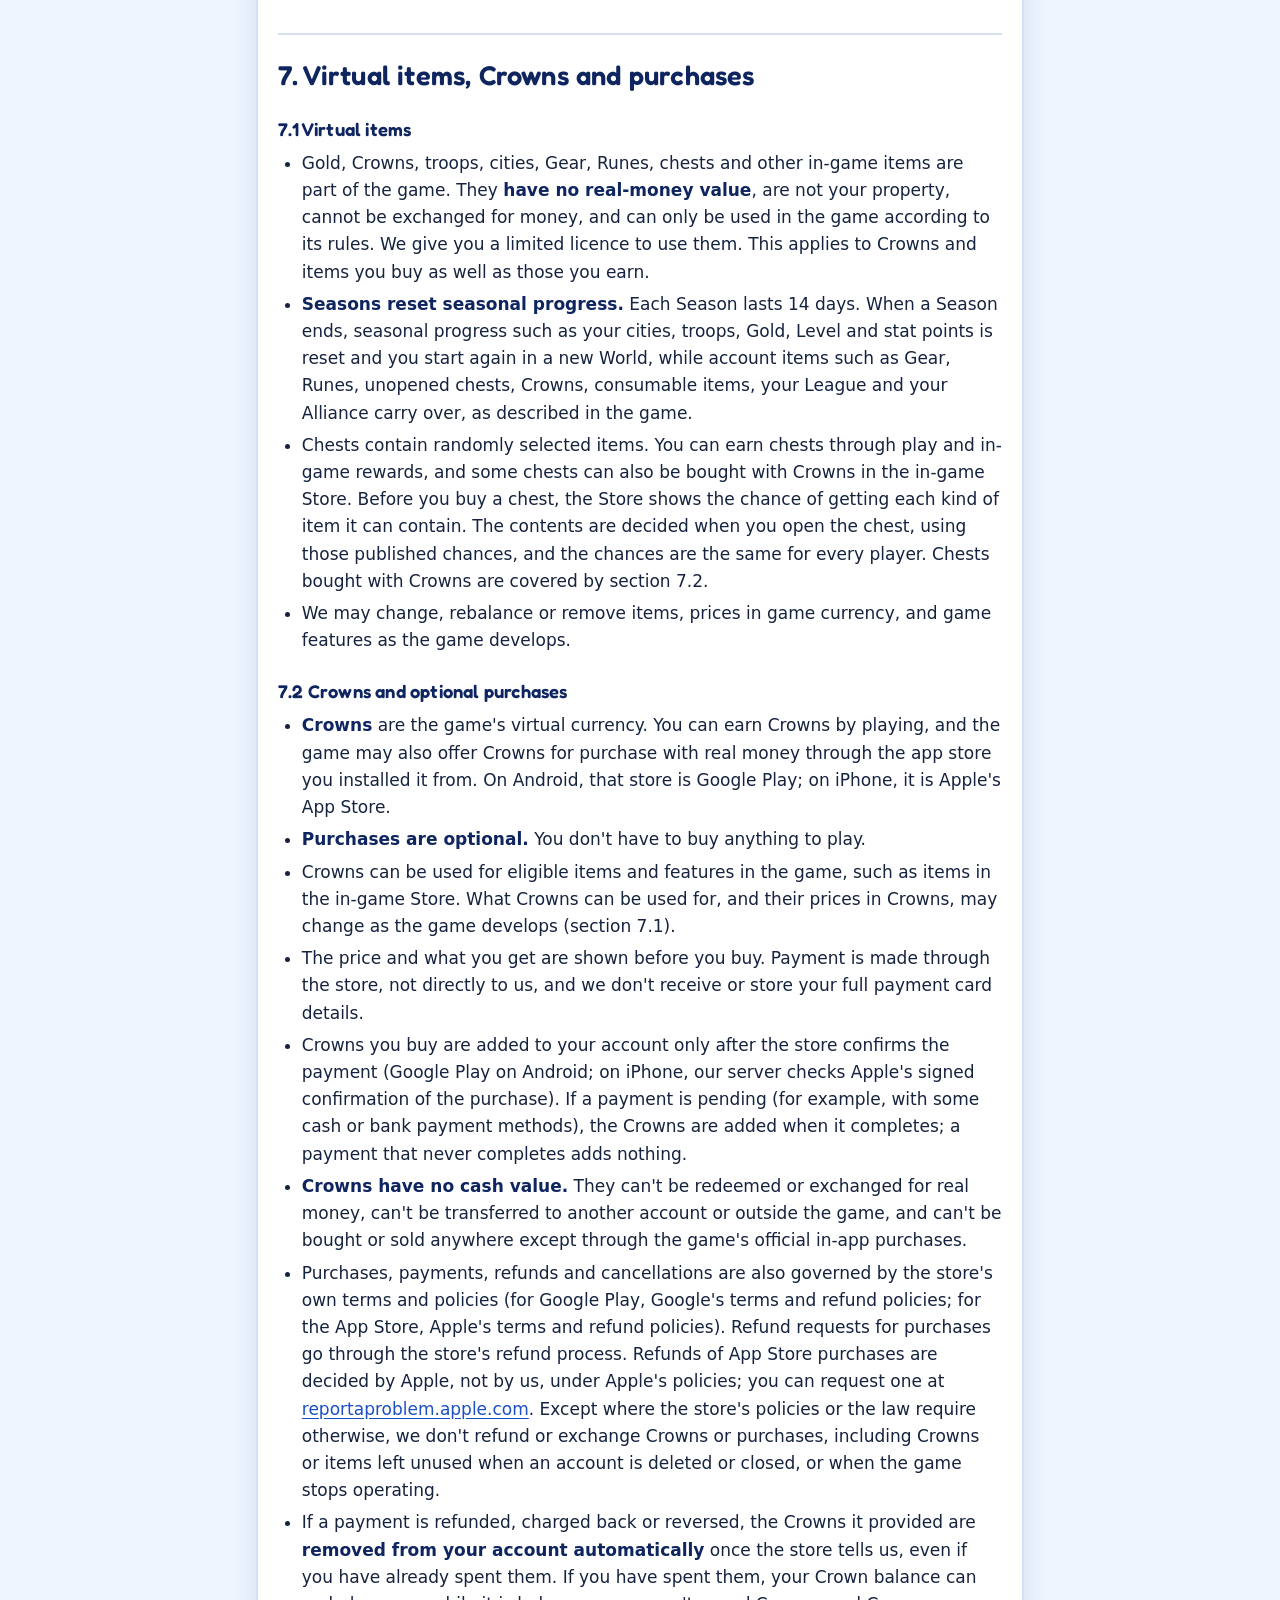
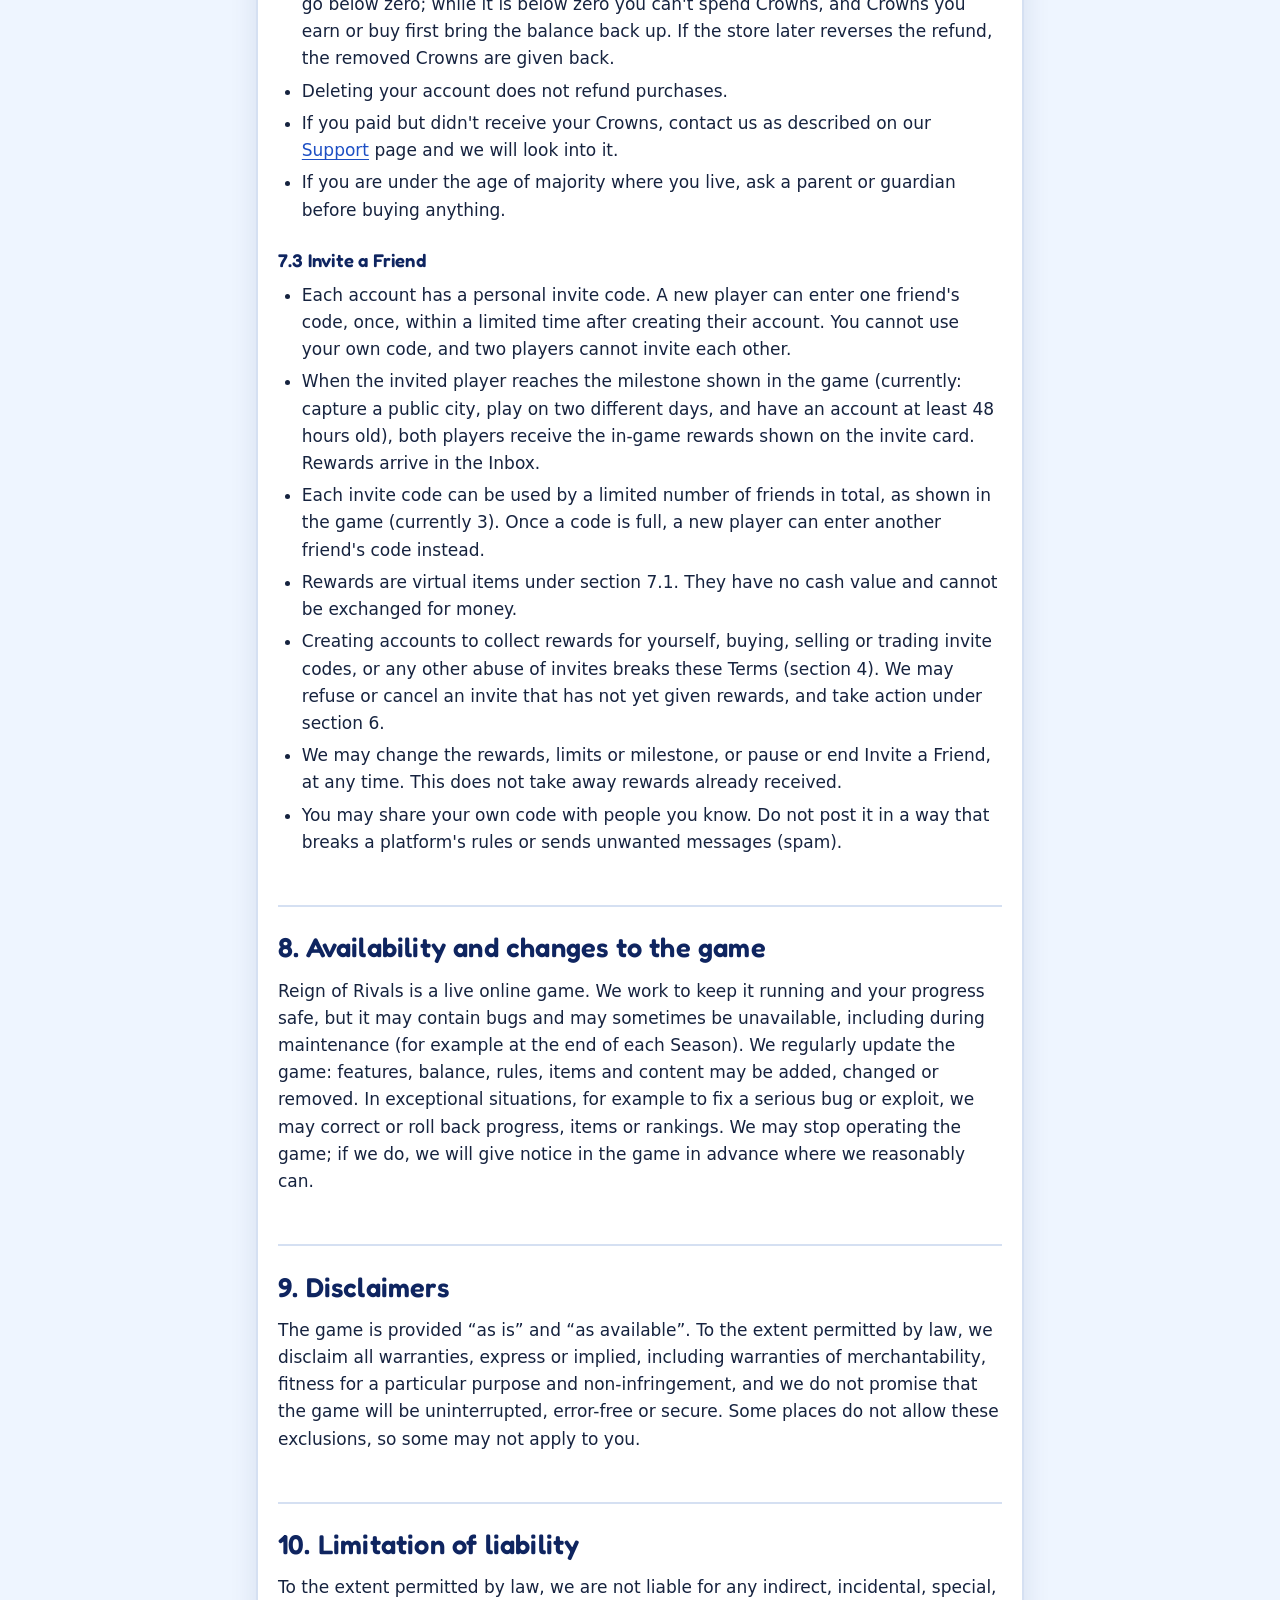
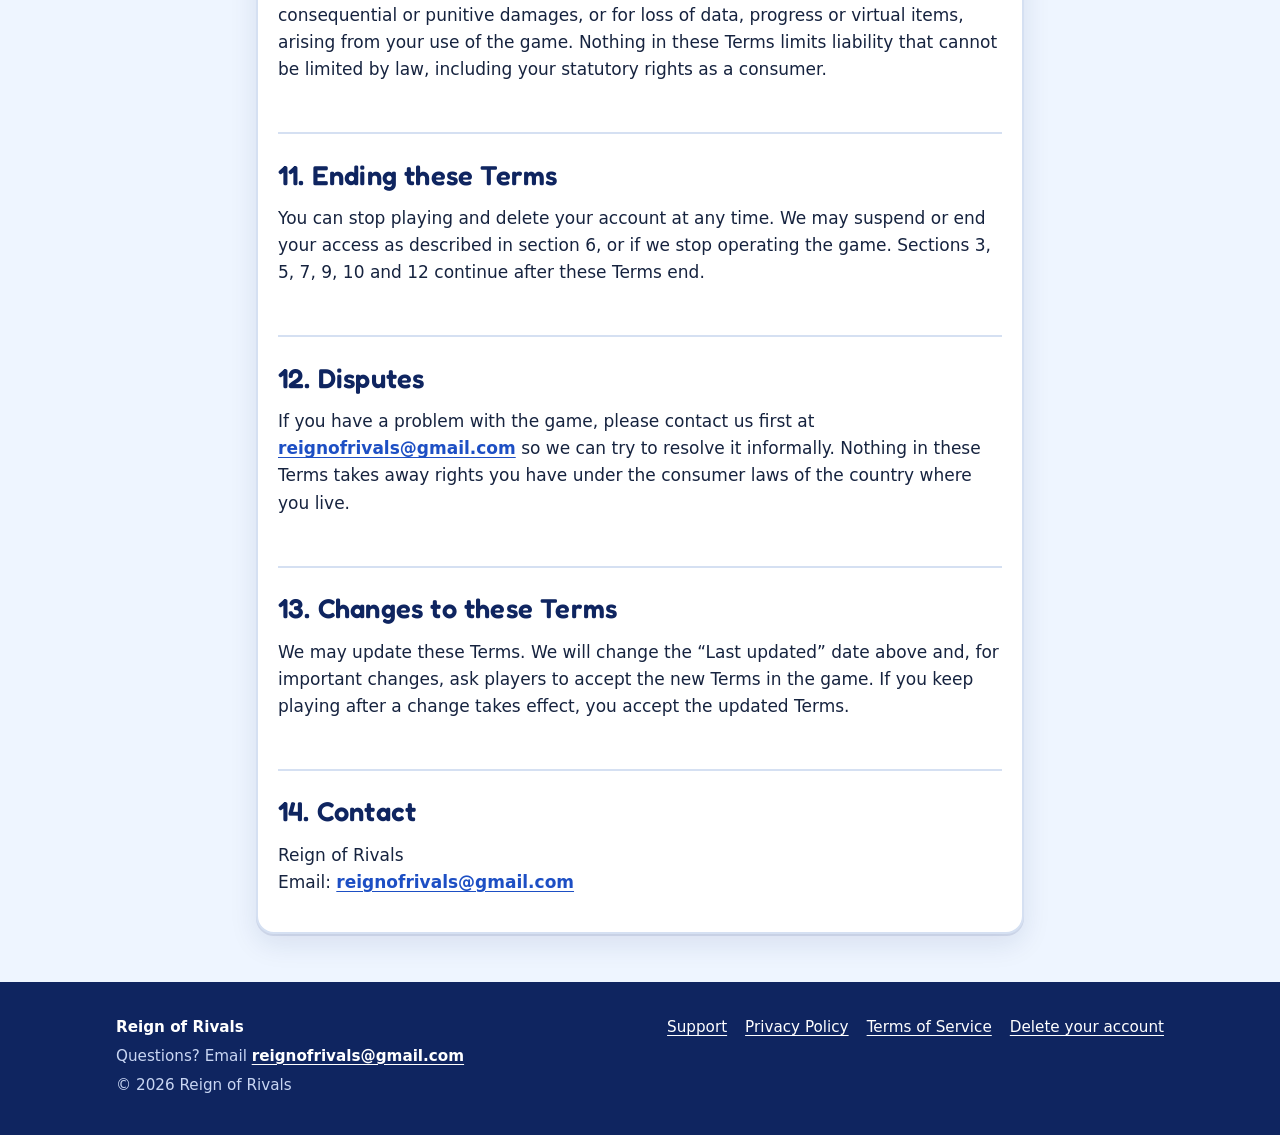
<file: terms.html>
<!doctype html>
<html lang="en">
<head>
<meta charset="utf-8">
<meta name="viewport" content="width=device-width, initial-scale=1">
<title>Terms of Service | Reign of Rivals</title>
<meta name="description" content="Reign of Rivals Terms of Service: who can play, rules of conduct, chat, moderation, virtual items, Crowns and purchases, and Seasons.">
<link rel="canonical" href="https://kingdombeta.com/terms">
<meta name="robots" content="index, follow">
<meta name="theme-color" content="#1d4fc4">
<meta property="og:type" content="website">
<meta property="og:site_name" content="Reign of Rivals">
<meta property="og:title" content="Terms of Service | Reign of Rivals">
<meta property="og:description" content="Reign of Rivals Terms of Service: who can play, rules of conduct, chat, moderation, virtual items, Crowns and purchases, and Seasons.">
<meta property="og:url" content="https://kingdombeta.com/terms">
<meta property="og:image" content="https://kingdombeta.com/assets/img/og-image.jpg">
<meta name="twitter:card" content="summary_large_image">
<link rel="icon" type="image/png" sizes="32x32" href="assets/img/icon-32.png">
<link rel="icon" type="image/png" sizes="192x192" href="assets/img/icon-192.png">
<link rel="apple-touch-icon" href="assets/img/icon-180.png">
<link rel="preload" href="assets/fonts/fredoka.woff2" as="font" type="font/woff2" crossorigin>
<link rel="stylesheet" href="assets/site.css">
</head>
<body>
<a class="skip" href="#main">Skip to content</a>
<header class="site-head">
  <div class="wrap">
    <a class="brand" href="./" aria-label="Reign of Rivals home"><img src="assets/img/logo-sm.webp" width="360" height="120" alt="Reign of Rivals"></a>
    <nav aria-label="Main">
    <ul class="nav">
      <li><a href="./">Home</a></li>
      <li><a href="support">Support</a></li>
      <li><a href="privacy">Privacy</a></li>
      <li><a href="terms" aria-current="page">Terms</a></li>
      <li><a href="delete-account">Delete account</a></li>
    </ul>
    </nav>
  </div>
</header>
<main id="main">
<div class="page-head">
  <div class="wrap narrow">
    <h1>Terms of Service</h1>
    <p class="meta">Last updated: <time datetime="2026-11-11">11 November 2026</time></p>
  </div>
</div>
<div class="wrap narrow">
  <article class="doc">

<p>These Terms of Service (&ldquo;Terms&rdquo;) are an agreement between you and the team that makes and runs <strong>Reign of Rivals</strong> (&ldquo;we&rdquo;, &ldquo;us&rdquo;) about your use of the mobile game Reign of Rivals on Android and iPhone and its game servers (the &ldquo;game&rdquo;). By creating an account or playing the game you agree to these Terms and to our <a href="privacy">Privacy Policy</a>. If you do not agree, do not play.</p>


<h2>1. Who can play</h2>
<ul>
  <li>Reign of Rivals is intended for users age <strong>14 and older</strong>. You must be at least 14 years old, and old enough in your country to agree to these Terms. If you are under the age of majority where you live, a parent or guardian must agree to these Terms for you.</li>
  <li>You may not play if we have previously suspended your account, or if the law where you live prohibits it.</li>
</ul>

<h2>2. Your account</h2>
<ul>
  <li>The game creates a <strong>guest account</strong> on our server when you tap <span class="ui">Continue</span> on the first screen. There is no email or password. Your sign-in is stored on your device.</li>
  <li><strong>Optional Google account link (Android only).</strong> You can link a Google account to your kingdom in <span class="ui">Settings</span> &rsaquo; <span class="ui">MANAGE ACCOUNT</span>, and then sign back in to it on another Android device with <span class="ui">RESTORE WITH GOOGLE</span>. Linking is never required, one Google account can be linked to only one kingdom, and you can unlink it at any time. Google sign-in is not offered in the iPhone app.</li>
  <li><strong>Moving to a new device.</strong> Before you change phones, you can make a one-time transfer code in <span class="ui">Settings</span> &rsaquo; <span class="ui">MANAGE ACCOUNT</span> &rsaquo; <span class="ui">GET TRANSFER CODE</span> and enter it on the new device (Android or iPhone). The code expires after 24 hours. Never share it: anyone who has it can sign in to your kingdom. Your kingdom is signed in on one device at a time, so signing in on a new device signs the others out.</li>
  <li><strong>If you uninstall the game, clear its data, log out or lose your device without a linked Google account or a transfer code, you can lose access to your account.</strong> Keep a note of your exact player name. Our support team may be able to issue a one-time restore code, but we can't guarantee recovery.</li>
  <li>You are responsible for activity on your account. Do not share, sell, buy or transfer accounts, and do not use another player's account. (Moving your own kingdom to your own new device with a transfer code is allowed.)</li>
  <li>You can delete your account at any time, in the game, on our website or by email (see <a href="delete-account">Delete your account</a>). Deletion is permanent.</li>
</ul>

<h2>3. Licence to use the game</h2>
<p>We grant you a personal, limited, non-exclusive, non-transferable, revocable licence to download and play the game for your own non-commercial entertainment, according to these Terms. All rights in the game, including its software, art, names, logos and content, belong to us or our licensors. You may not copy, modify, sell, rent, reverse engineer or create derivative works of the game except where the law expressly allows it.</p>

<h2>4. Rules of conduct</h2>
<p>When playing, chatting or choosing a name, you agree <strong>not</strong> to:</p>
<ul>
  <li>harass, threaten, bully or impersonate anyone, including our team;</li>
  <li>post hate speech, sexual content, personal information about others, spam, advertising or links to harmful sites;</li>
  <li>choose a display name, Alliance name, tag or announcement that is offensive or misleading;</li>
  <li>cheat, including using bots, scripts, modified clients, exploits of bugs, or multiple accounts to gain an advantage;</li>
  <li>interfere with the game servers or other players' connections, or try to access accounts, data or admin tools you are not authorised to use;</li>
  <li>buy, sell or trade accounts, items or game currency for real money or anything of value outside the game (buying Crowns through the game's official in-app purchases is allowed; see section 7);</li>
  <li>break any law.</li>
</ul>
<p>If you find a bug or exploit, please report it (in the game under <span class="ui">Settings</span> &rsaquo; <span class="ui">SUPPORT</span>, or at <a class="mail" href="mailto:reignofrivals@gmail.com?subject=Reign%20of%20Rivals%20bug%20report">reignofrivals@gmail.com</a>) instead of using it.</p>

<h2>5. Chat and other content you create</h2>
<ul>
  <li>You are responsible for what you write. Global chat is visible to players in your World, Alliance chat to your Alliance, and private messages to the friend you send them to.</li>
  <li>You must accept these Terms before you can send chat messages or use other social features.</li>
  <li>You keep any rights you have in your messages, but you give us a worldwide, royalty-free licence to store, display, translate and use them to operate, moderate and improve the game. <strong>Chat messages are kept as part of the game's history and may remain visible after you delete your account, shown as &ldquo;Deleted Player&rdquo;.</strong></li>
  <li>Chat translation is automatic and may be inaccurate. When you ask for a translation, the message text is sent to our translation provider as described in our <a href="privacy">Privacy Policy</a>. Tap <span class="ui">SHOW ORIGINAL</span> to see what the player actually wrote.</li>
  <li>Some offensive words are masked automatically. You can mute, block and report players in the game. We review reports but do not monitor all chat in real time, and we are not responsible for what other players write.</li>
</ul>

<h2>6. Moderation and enforcement</h2>
<p>If we reasonably believe you broke these Terms, we may, without notice: remove or hide your messages, change an offensive display name, remove items or progress gained by cheating, and suspend or permanently close your account. Where practical we will tell you why. To appeal, email <a class="mail" href="mailto:reignofrivals@gmail.com?subject=Reign%20of%20Rivals%20appeal">reignofrivals@gmail.com</a> with your player name.</p>

<h2>7. Virtual items, Crowns and purchases</h2>
<h3>7.1 Virtual items</h3>
<ul>
  <li>Gold, Crowns, troops, cities, Gear, Runes, chests and other in-game items are part of the game. They <strong>have no real-money value</strong>, are not your property, cannot be exchanged for money, and can only be used in the game according to its rules. We give you a limited licence to use them. This applies to Crowns and items you buy as well as those you earn.</li>
  <li><strong>Seasons reset seasonal progress.</strong> Each Season lasts 14 days. When a Season ends, seasonal progress such as your cities, troops, Gold, Level and stat points is reset and you start again in a new World, while account items such as Gear, Runes, unopened chests, Crowns, consumable items, your League and your Alliance carry over, as described in the game.</li>
  <li>Chests contain randomly selected items. You can earn chests through play and in-game rewards, and some chests can also be bought with Crowns in the in-game Store. Before you buy a chest, the Store shows the chance of getting each kind of item it can contain. The contents are decided when you open the chest, using those published chances, and the chances are the same for every player. Chests bought with Crowns are covered by section 7.2.</li>
  <li>We may change, rebalance or remove items, prices in game currency, and game features as the game develops.</li>
</ul>
<h3>7.2 Crowns and optional purchases</h3>
<ul>
  <li><strong>Crowns</strong> are the game's virtual currency. You can earn Crowns by playing, and the game may also offer Crowns for purchase with real money through the app store you installed it from. On Android, that store is Google Play; on iPhone, it is Apple's App Store.</li>
  <li><strong>Purchases are optional.</strong> You don't have to buy anything to play.</li>
  <li>Crowns can be used for eligible items and features in the game, such as items in the in-game Store. What Crowns can be used for, and their prices in Crowns, may change as the game develops (section 7.1).</li>
  <li>The price and what you get are shown before you buy. Payment is made through the store, not directly to us, and we don't receive or store your full payment card details.</li>
  <li>Crowns you buy are added to your account only after the store confirms the payment (Google Play on Android; on iPhone, our server checks Apple's signed confirmation of the purchase). If a payment is pending (for example, with some cash or bank payment methods), the Crowns are added when it completes; a payment that never completes adds nothing.</li>
  <li><strong>Crowns have no cash value.</strong> They can't be redeemed or exchanged for real money, can't be transferred to another account or outside the game, and can't be bought or sold anywhere except through the game's official in-app purchases.</li>
  <li>Purchases, payments, refunds and cancellations are also governed by the store's own terms and policies (for Google Play, Google's terms and refund policies; for the App Store, Apple's terms and refund policies). Refund requests for purchases go through the store's refund process. Refunds of App Store purchases are decided by Apple, not by us, under Apple's policies; you can request one at <a href="https://reportaproblem.apple.com/">reportaproblem.apple.com</a>. Except where the store's policies or the law require otherwise, we don't refund or exchange Crowns or purchases, including Crowns or items left unused when an account is deleted or closed, or when the game stops operating.</li>
  <li>If a payment is refunded, charged back or reversed, the Crowns it provided are <strong>removed from your account automatically</strong> once the store tells us, even if you have already spent them. If you have spent them, your Crown balance can go below zero; while it is below zero you can't spend Crowns, and Crowns you earn or buy first bring the balance back up. If the store later reverses the refund, the removed Crowns are given back.</li>
  <li>Deleting your account does not refund purchases.</li>
  <li>If you paid but didn't receive your Crowns, contact us as described on our <a href="support">Support</a> page and we will look into it.</li>
  <li>If you are under the age of majority where you live, ask a parent or guardian before buying anything.</li>
</ul>

<h3>7.3 Invite a Friend</h3>
<ul>
  <li>Each account has a personal invite code. A new player can enter one friend's code, once, within a limited time after creating their account. You cannot use your own code, and two players cannot invite each other.</li>
  <li>When the invited player reaches the milestone shown in the game (currently: capture a public city, play on two different days, and have an account at least 48 hours old), both players receive the in-game rewards shown on the invite card. Rewards arrive in the Inbox.</li>
  <li>Each invite code can be used by a limited number of friends in total, as shown in the game (currently 3). Once a code is full, a new player can enter another friend's code instead.</li>
  <li>Rewards are virtual items under section 7.1. They have no cash value and cannot be exchanged for money.</li>
  <li>Creating accounts to collect rewards for yourself, buying, selling or trading invite codes, or any other abuse of invites breaks these Terms (section 4). We may refuse or cancel an invite that has not yet given rewards, and take action under section 6.</li>
  <li>We may change the rewards, limits or milestone, or pause or end Invite a Friend, at any time. This does not take away rewards already received.</li>
  <li>You may share your own code with people you know. Do not post it in a way that breaks a platform's rules or sends unwanted messages (spam).</li>
</ul>

<h2>8. Availability and changes to the game</h2>
<p>Reign of Rivals is a live online game. We work to keep it running and your progress safe, but it may contain bugs and may sometimes be unavailable, including during maintenance (for example at the end of each Season). We regularly update the game: features, balance, rules, items and content may be added, changed or removed. In exceptional situations, for example to fix a serious bug or exploit, we may correct or roll back progress, items or rankings. We may stop operating the game; if we do, we will give notice in the game in advance where we reasonably can.</p>

<h2>9. Disclaimers</h2>
<p>The game is provided &ldquo;as is&rdquo; and &ldquo;as available&rdquo;. To the extent permitted by law, we disclaim all warranties, express or implied, including warranties of merchantability, fitness for a particular purpose and non-infringement, and we do not promise that the game will be uninterrupted, error-free or secure. Some places do not allow these exclusions, so some may not apply to you.</p>

<h2>10. Limitation of liability</h2>
<p>To the extent permitted by law, we are not liable for any indirect, incidental, special, consequential or punitive damages, or for loss of data, progress or virtual items, arising from your use of the game. Nothing in these Terms limits liability that cannot be limited by law, including your statutory rights as a consumer.</p>

<h2>11. Ending these Terms</h2>
<p>You can stop playing and delete your account at any time. We may suspend or end your access as described in section 6, or if we stop operating the game. Sections 3, 5, 7, 9, 10 and 12 continue after these Terms end.</p>

<h2>12. Disputes</h2>
<p>If you have a problem with the game, please contact us first at <a class="mail" href="mailto:reignofrivals@gmail.com?subject=Reign%20of%20Rivals">reignofrivals@gmail.com</a> so we can try to resolve it informally. Nothing in these Terms takes away rights you have under the consumer laws of the country where you live.</p>

<h2>13. Changes to these Terms</h2>
<p>We may update these Terms. We will change the &ldquo;Last updated&rdquo; date above and, for important changes, ask players to accept the new Terms in the game. If you keep playing after a change takes effect, you accept the updated Terms.</p>

<h2>14. Contact</h2>
<p>Reign of Rivals<br>Email: <a class="mail" href="mailto:reignofrivals@gmail.com?subject=Reign%20of%20Rivals">reignofrivals@gmail.com</a></p>

  </article>
</div>
</main>
<footer class="site-foot">
  <div class="wrap">
    <div>
      <p><strong style="color:#fff">Reign of Rivals</strong></p>
      <p>Questions? Email <a class="mail" href="mailto:reignofrivals@gmail.com">reignofrivals@gmail.com</a></p>
      <p>&copy; 2026 Reign of Rivals</p>
    </div>
    <nav aria-label="Footer">
      <ul>
        <li><a href="support">Support</a></li>
        <li><a href="privacy">Privacy Policy</a></li>
        <li><a href="terms">Terms of Service</a></li>
        <li><a href="delete-account">Delete your account</a></li>
      </ul>
    </nav>
  </div>
</footer>
</body>
</html>
</file>
<file: assets/site.css>
/* Reign of Rivals public site. One stylesheet, no framework. */
@font-face{font-family:"Fredoka";src:url("fonts/fredoka.woff2") format("woff2");font-weight:300 700;font-stretch:75% 125%;font-display:swap}

:root{
  --royal:#1d4fc4;--royal-deep:#14378f;--royal-ink:#0f2560;
  --cyan:#25b9e8;--cyan-soft:#d9f3fc;
  --gold:#f0b429;--gold-deep:#b9800f;--gold-soft:#fff4d6;
  --sky:#eef5ff;--paper:#ffffff;--ink:#16233f;--muted:#4c5a78;--line:#d5e0f2;
  --danger:#b4232f;
  --radius:18px;--radius-sm:12px;
  --shadow:0 2px 0 rgba(15,37,96,.10),0 10px 28px rgba(15,37,96,.10);
  --head:"Fredoka","Trebuchet MS","Segoe UI",system-ui,sans-serif;
  --body:system-ui,-apple-system,"Segoe UI",Roboto,"Helvetica Neue",Arial,sans-serif;
}
*{box-sizing:border-box}
html{-webkit-text-size-adjust:100%;scroll-behavior:smooth}
@media (prefers-reduced-motion:reduce){html{scroll-behavior:auto}}
body{margin:0;background:var(--sky);color:var(--ink);font:17px/1.6 var(--body);overflow-x:hidden}
img{max-width:100%;height:auto;display:block}
a{color:var(--royal);text-underline-offset:3px}
a:hover{color:var(--royal-deep)}
:focus-visible{outline:3px solid var(--gold);outline-offset:3px;border-radius:6px}
h1,h2,h3{font-family:var(--head);font-weight:600;line-height:1.2;color:var(--royal-ink);letter-spacing:.2px}
h1{font-size:clamp(1.9rem,5.5vw,2.7rem);margin:0 0 .4em}
h2{font-size:clamp(1.35rem,3.6vw,1.7rem);margin:1.8em 0 .5em}
h3{font-size:1.15rem;margin:1.4em 0 .4em}
p,ul,ol{margin:.6em 0}
ul,ol{padding-left:1.4em}
li{margin:.3em 0}
strong{color:var(--royal-ink)}
.skip{position:absolute;left:-999px;top:8px;background:var(--paper);padding:8px 14px;border-radius:8px;z-index:10}
.skip:focus{left:16px}
.wrap{max-width:1080px;margin:0 auto;padding:0 16px}
.narrow{max-width:800px}

/* Header */
.site-head{background:linear-gradient(180deg,var(--royal) 0%,var(--royal-deep) 100%);border-bottom:4px solid var(--gold);position:relative;z-index:2}
.site-head .wrap{display:flex;align-items:center;justify-content:space-between;gap:12px;flex-wrap:wrap;padding-top:8px;padding-bottom:8px}
.brand{display:block;flex:0 0 auto}
.brand img{width:150px;height:auto}
.nav{display:flex;flex-wrap:wrap;gap:4px 6px;margin:0;padding:0;list-style:none}
.nav a{display:block;color:#fff;text-decoration:none;font-family:var(--head);font-weight:500;font-size:1rem;padding:8px 12px;border-radius:999px;line-height:1.2}
.nav a:hover{background:rgba(255,255,255,.14);color:#fff}
.nav a[aria-current="page"]{background:var(--gold);color:var(--royal-ink)}
@media (max-width:720px){
  .site-head .wrap{justify-content:center}
  .brand img{width:132px}
  .nav{justify-content:center}
  .nav a{font-size:.95rem;padding:7px 10px}
}

/* Hero */
.hero{position:relative;color:#fff;overflow:hidden;background:#3c7fd6}
.hero picture,.hero .hero-bg{position:absolute;inset:0}
.hero .hero-bg img{width:100%;height:100%;object-fit:cover;object-position:60% 40%}
.hero::after{content:"";position:absolute;inset:0;background:linear-gradient(180deg,rgba(15,37,96,.15) 0%,rgba(15,37,96,.30) 55%,rgba(15,37,96,.78) 100%)}
.hero-inner{position:relative;z-index:1;text-align:center;padding:56px 16px 48px;max-width:860px;margin:0 auto}
.hero-logo{width:min(560px,92%);margin:0 auto 10px;filter:drop-shadow(0 8px 18px rgba(10,25,70,.45))}
.hero p.tag{font-family:var(--head);font-size:clamp(1.15rem,3.4vw,1.5rem);font-weight:500;margin:.3em auto .8em;max-width:640px;text-shadow:0 2px 8px rgba(10,25,70,.7)}
.pill{display:inline-block;background:var(--gold-soft);color:var(--royal-ink);border:2px solid var(--gold);border-radius:999px;padding:4px 14px;font-weight:600;font-size:.92rem}
.cta{display:flex;gap:10px;justify-content:center;flex-wrap:wrap;margin-top:18px}
.btn{display:inline-block;font-family:var(--head);font-weight:600;font-size:1.05rem;text-decoration:none;padding:12px 22px;border-radius:14px;border:0;line-height:1.2;transition:transform .12s ease}
.btn:hover{transform:translateY(-1px)}
@media (prefers-reduced-motion:reduce){.btn{transition:none}.btn:hover{transform:none}}
.btn-gold{background:linear-gradient(180deg,#ffd35a,var(--gold));color:var(--royal-ink);box-shadow:0 3px 0 var(--gold-deep)}
.btn-gold:hover{color:var(--royal-ink)}
.btn-light{background:#fff;color:var(--royal);box-shadow:0 3px 0 #b9c9ea}
.btn-light:hover{color:var(--royal-deep)}
.btn-blue{background:linear-gradient(180deg,#2f66e0,var(--royal));color:#fff;box-shadow:0 3px 0 var(--royal-ink)}
.btn-blue:hover{color:#fff}

/* Sections and cards */
.section{padding:44px 0}
.section-title{text-align:center;margin-top:0}
.lede{text-align:center;color:var(--muted);max-width:640px;margin:0 auto 24px}
.grid{display:grid;grid-template-columns:repeat(auto-fit,minmax(min(100%,300px),1fr));gap:16px}
.card{background:var(--paper);border:2px solid var(--line);border-radius:var(--radius);padding:18px;box-shadow:var(--shadow)}
.feature{display:flex;gap:14px;align-items:flex-start}
.feature img{width:76px;height:76px;flex:0 0 76px}
.feature h3{margin:.1em 0 .25em}
.feature p{margin:0;color:var(--muted);font-size:.98rem}
.facts{display:grid;grid-template-columns:repeat(auto-fit,minmax(min(100%,290px),1fr));gap:12px;list-style:none;padding:0}
.facts li{background:var(--cyan-soft);border-radius:var(--radius-sm);padding:12px 14px;margin:0;font-weight:500}
.band{background:linear-gradient(180deg,var(--royal) 0%,var(--royal-deep) 100%);color:#fff}
.band h2{color:#fff}
.band a{color:#fff}

/* Document pages */
.page-head{background:linear-gradient(180deg,#dcebff 0%,var(--sky) 100%);padding:34px 0 8px}
.page-head p.meta{color:var(--muted);margin:0}
.doc{background:var(--paper);border:2px solid var(--line);border-radius:var(--radius);padding:22px 20px 26px;margin:16px auto 48px;box-shadow:var(--shadow)}
.doc>h2:first-child{margin-top:.2em}
.doc h2{border-top:2px solid var(--line);padding-top:.9em}
.doc h2.plain{border-top:0;padding-top:0}
@media (max-width:480px){.doc{padding:18px 14px 22px}body{font-size:16px}}
.toc{background:var(--sky);border-radius:var(--radius-sm);padding:12px 16px;margin:12px 0 4px}
.toc ol{margin:.2em 0;columns:2 220px;column-gap:24px}
.toc li{break-inside:avoid}
.note{border-left:5px solid var(--cyan);background:var(--cyan-soft);border-radius:10px;padding:12px 14px;margin:14px 0}
.note.gold{border-left-color:var(--gold);background:var(--gold-soft)}
.note.warn{border-left-color:var(--danger);background:#fdecee}
.note p:first-child{margin-top:0}.note p:last-child{margin-bottom:0}
.steps{counter-reset:s;list-style:none;padding:0}
.steps>li{counter-increment:s;position:relative;padding-left:46px;margin:.7em 0;min-height:34px}
.steps>li::before{content:counter(s);position:absolute;left:0;top:-2px;width:34px;height:34px;border-radius:50%;background:var(--royal);color:#fff;font-family:var(--head);font-weight:600;display:flex;align-items:center;justify-content:center}
.table-wrap{overflow-x:auto;margin:12px 0;border-radius:var(--radius-sm);border:2px solid var(--line)}
table{border-collapse:collapse;width:100%;font-size:.95rem}
th,td{padding:10px 12px;text-align:left;vertical-align:top;border-bottom:1px solid var(--line)}
tr:last-child td{border-bottom:0}
th{background:var(--sky);font-family:var(--head);font-weight:600;color:var(--royal-ink)}
td:first-child{width:46%}
@media (max-width:560px){
  table,thead,tbody,tr,th,td{display:block}
  thead{position:absolute;left:-9999px}
  tr{border-bottom:2px solid var(--line);padding:8px 0}
  tr:last-child{border-bottom:0}
  td{border:0;padding:4px 12px;width:auto!important}
  td::before{content:attr(data-label);display:block;font-weight:700;font-size:.8rem;text-transform:uppercase;letter-spacing:.04em;color:var(--muted)}
}
.ui{font-weight:700;color:var(--royal-ink);white-space:nowrap}
.mail{font-weight:700;overflow-wrap:anywhere}
.cols{display:grid;grid-template-columns:repeat(auto-fit,minmax(min(100%,300px),1fr));gap:16px;margin:16px 0}
.cols .card h3{margin-top:0}

/* Footer */
.site-foot{background:var(--royal-ink);color:#c9d6f3;padding:28px 0 34px;font-size:.95rem}
.site-foot .wrap{display:flex;flex-wrap:wrap;gap:16px 28px;justify-content:space-between;align-items:flex-start}
.site-foot a{color:#fff}
.site-foot ul{list-style:none;padding:0;margin:0;display:flex;flex-wrap:wrap;gap:6px 18px}
.site-foot p{margin:.3em 0}
</file>
